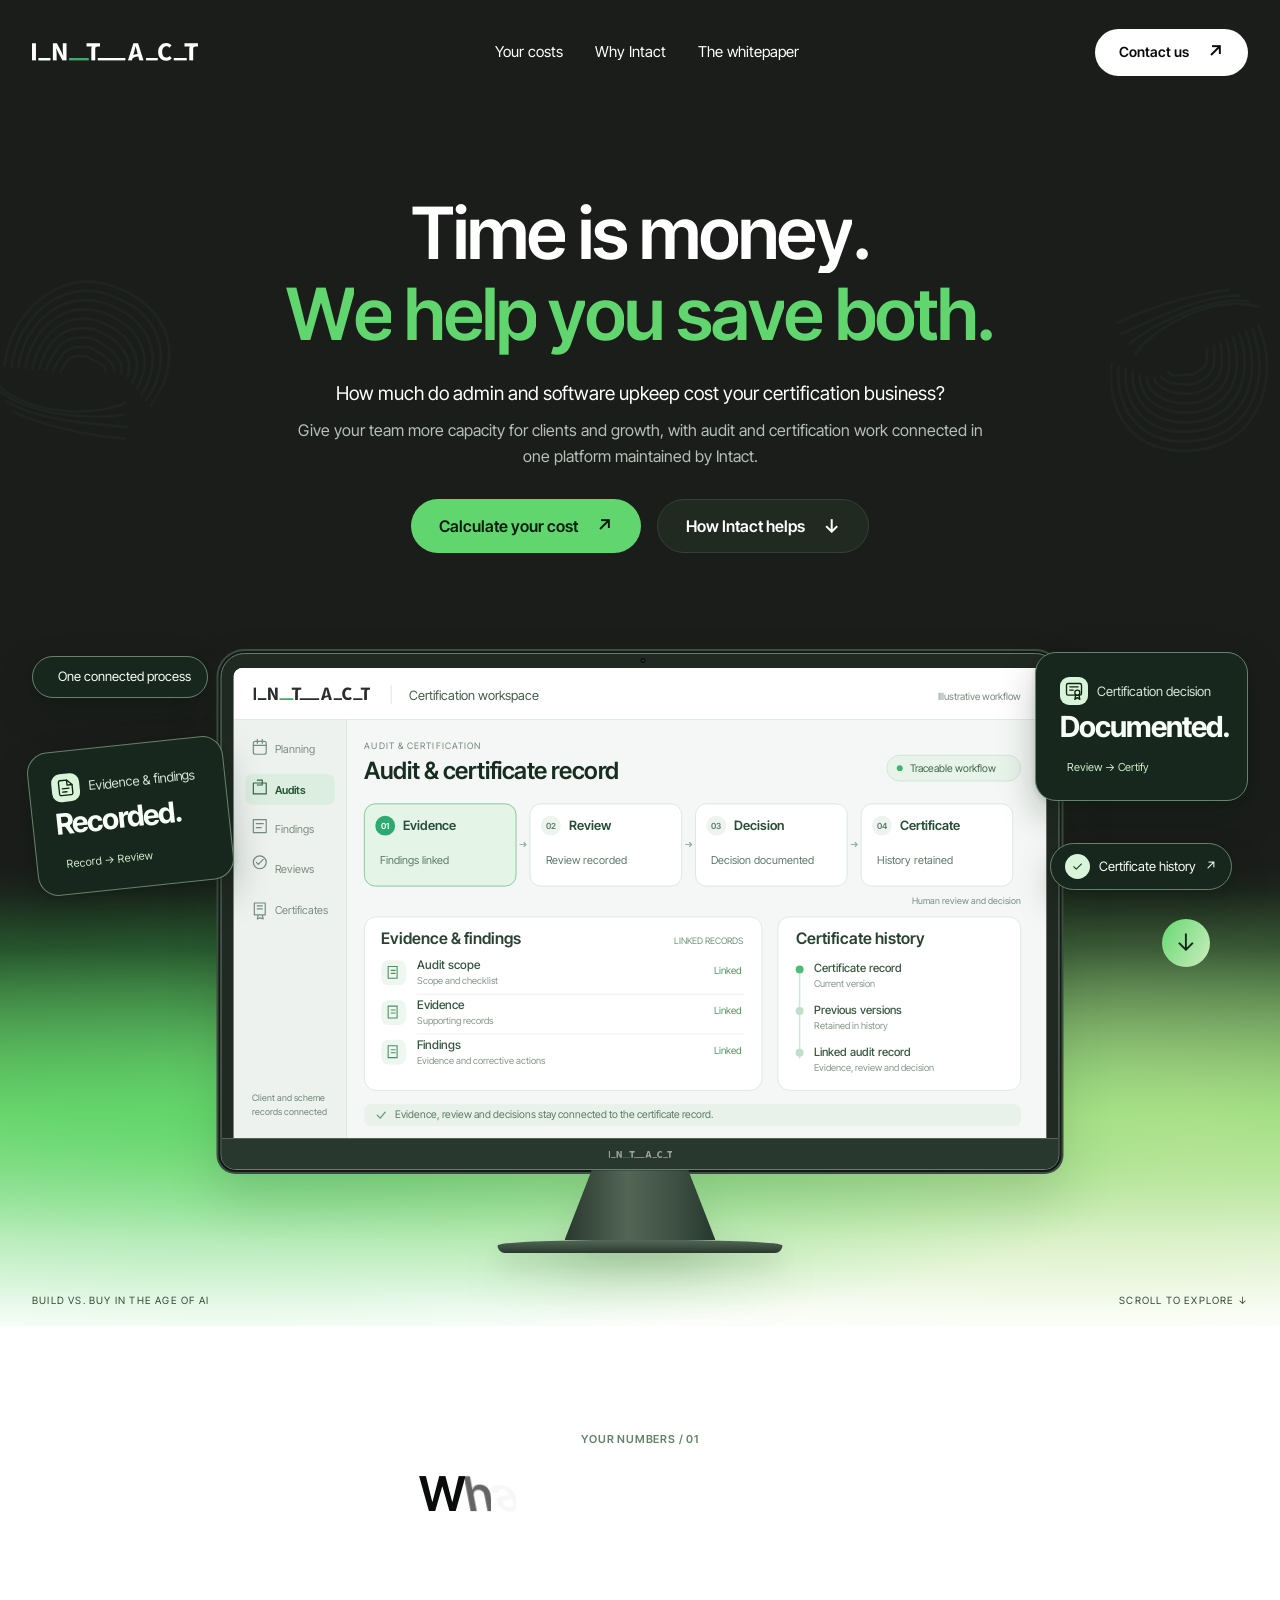
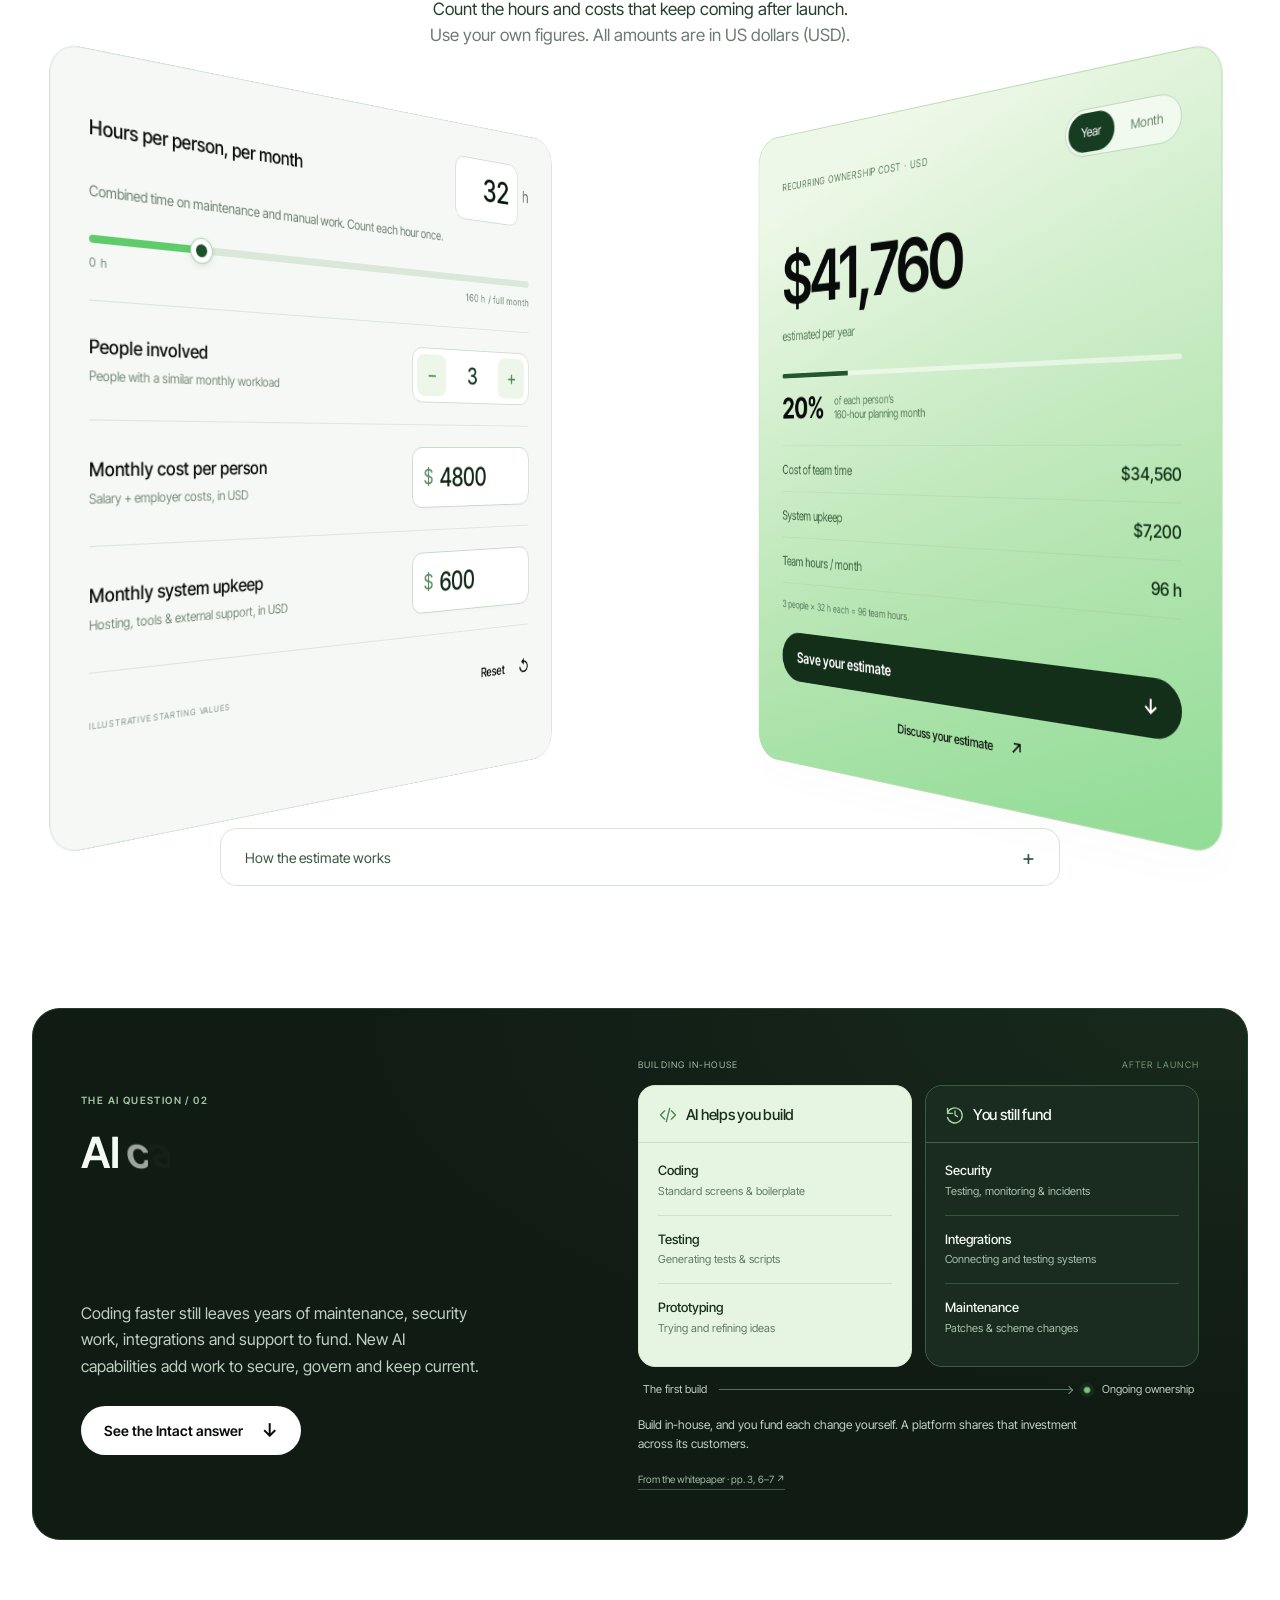
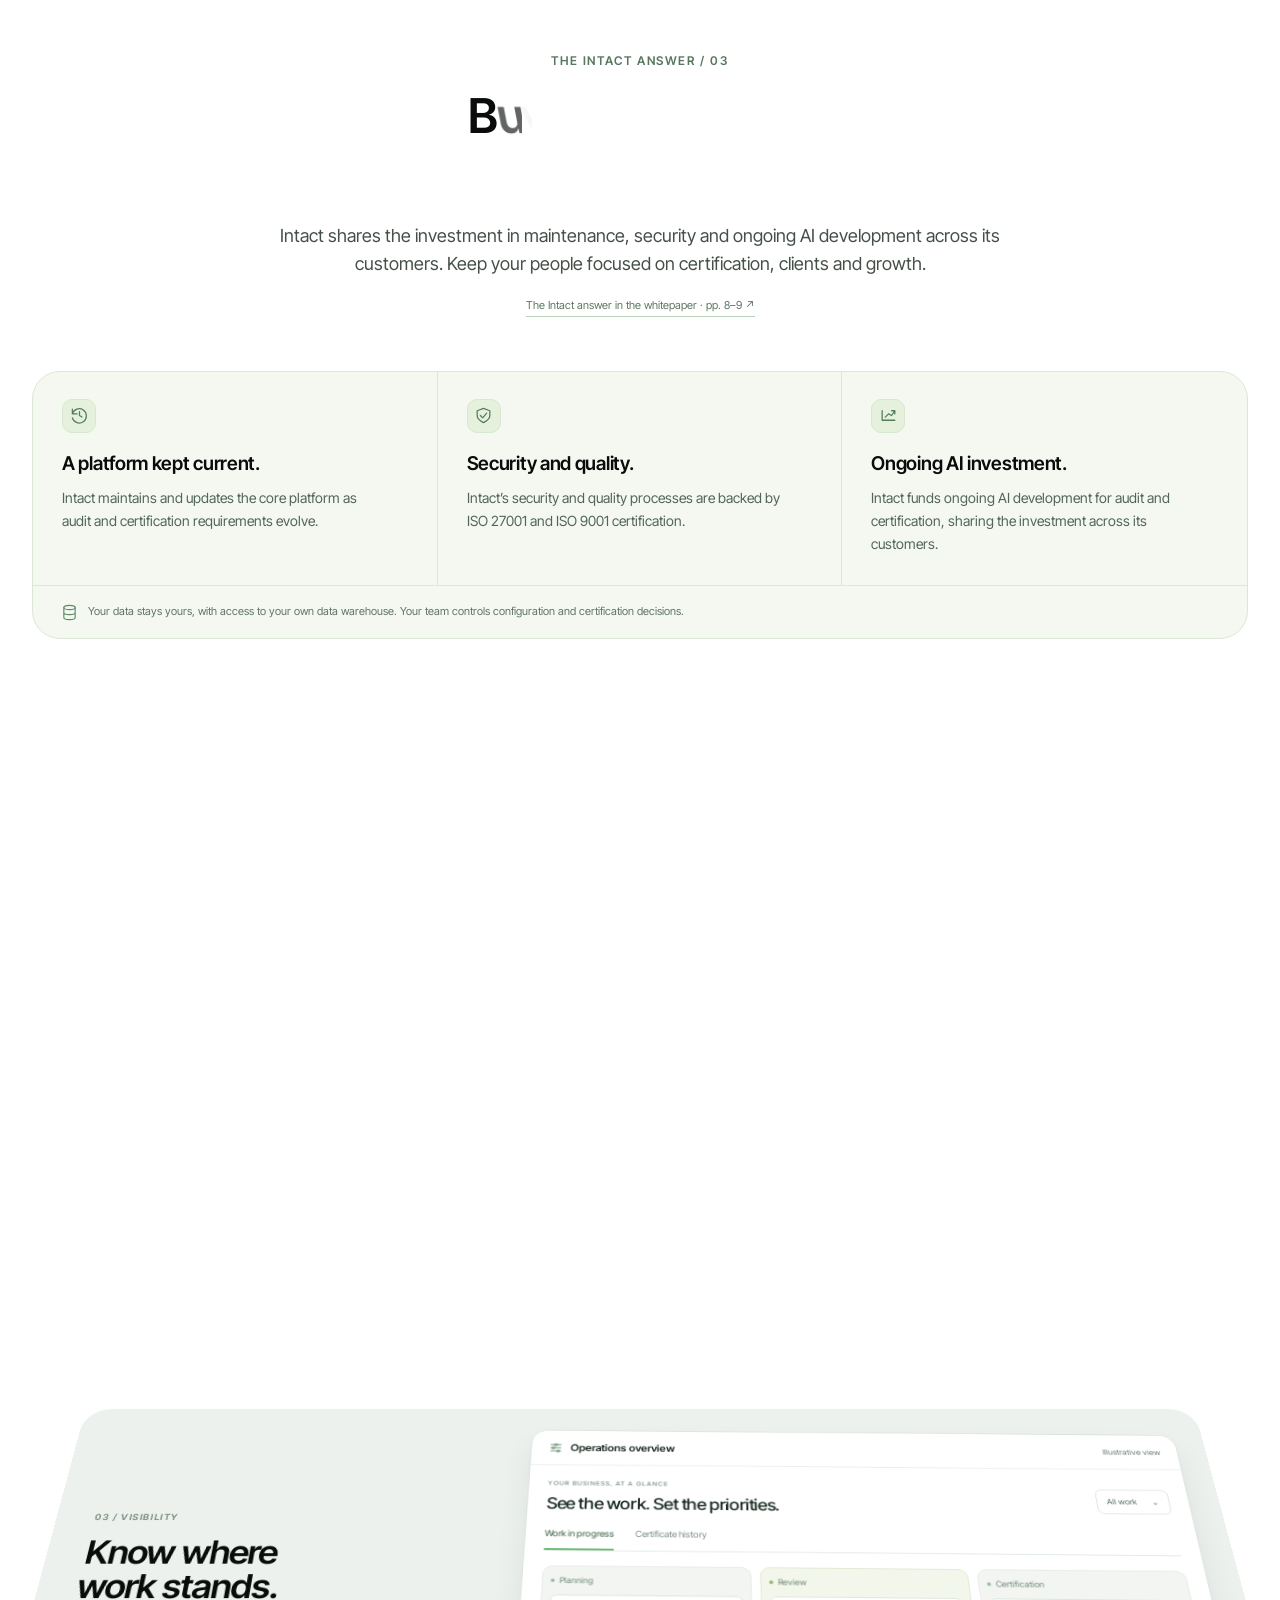
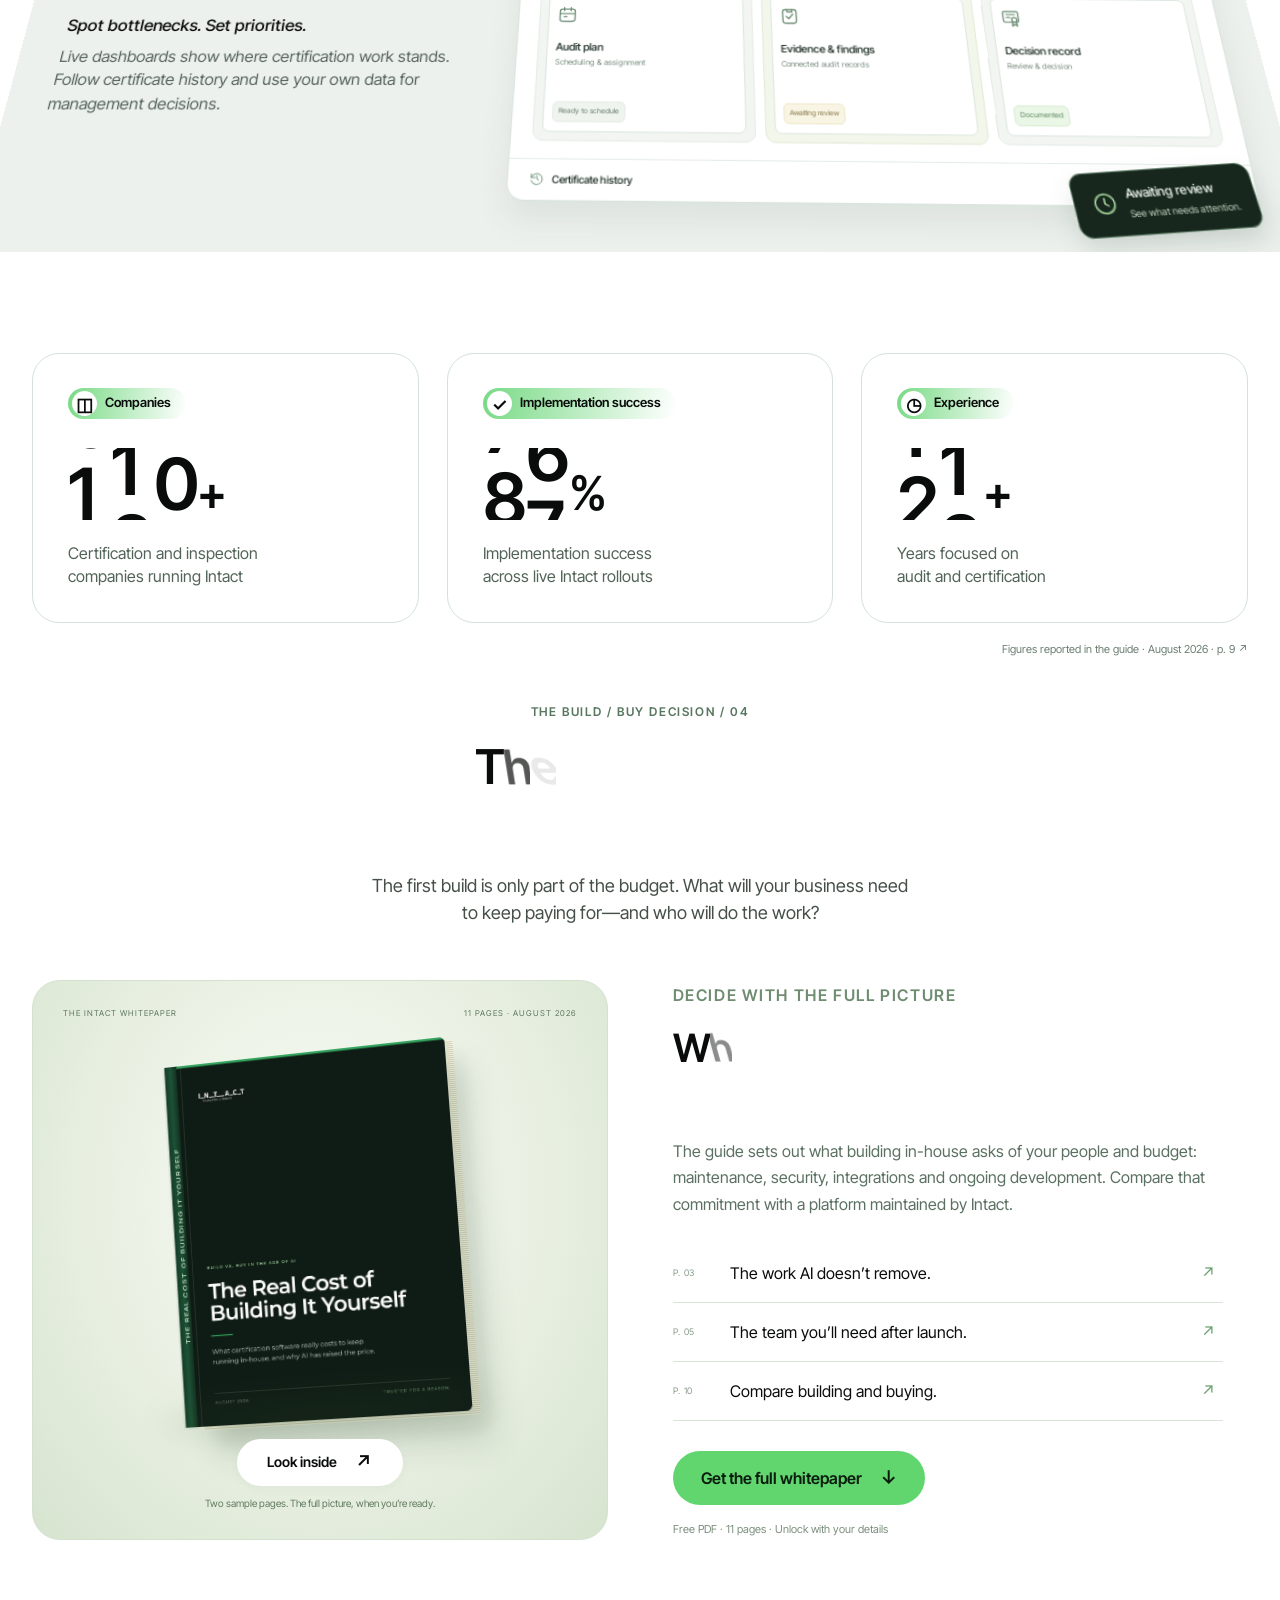
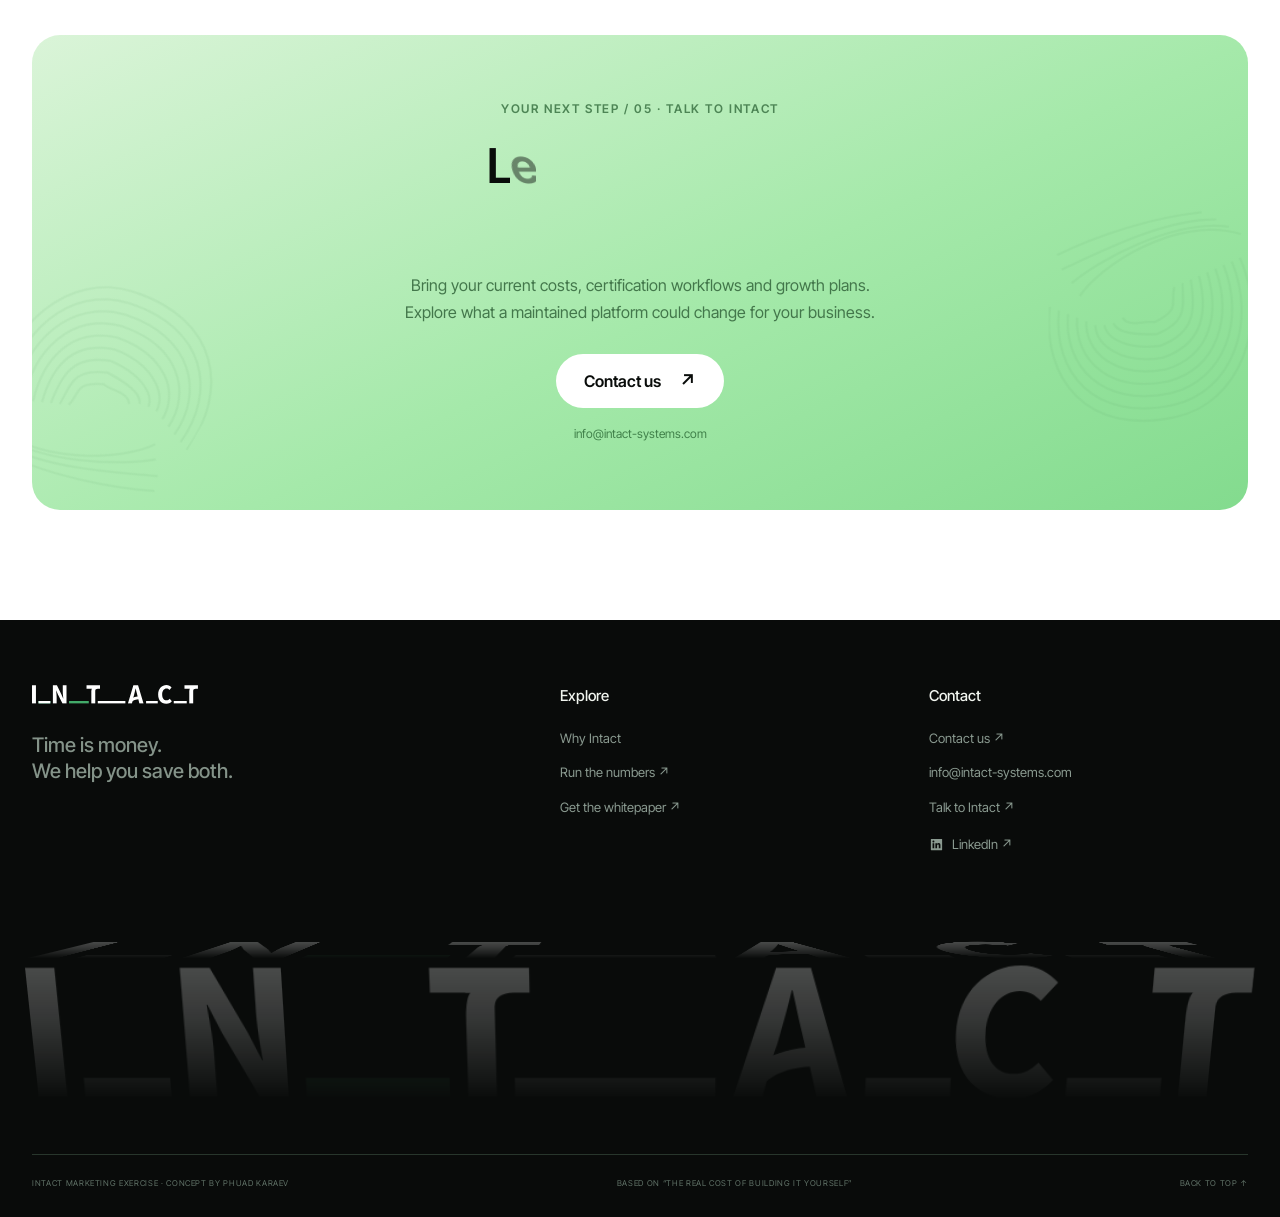
<file: index.html>
<!doctype html>
<html lang="en"><head><meta charset="utf-8"><meta name="viewport" content="width=device-width,initial-scale=1"><meta name="theme-color" content="#1b1d1b"><meta name="description" content="Explore recurring costs, business capacity and the build-versus-buy decision for your certification business. See how Intact supports growth, compliance and oversight."><title>Time is money. We help you save both. — Intact</title><link rel="icon" type="image/svg+xml" href="assets/favicon-intact-v9.svg"><link rel="icon" type="image/png" sizes="32x32" href="assets/favicon-intact-v9-32.png"><link rel="apple-touch-icon" sizes="180x180" href="assets/favicon-intact-v9-180.png"><link rel="stylesheet" href="assets/fonts.css"><link rel="stylesheet" href="style.css"><link rel="stylesheet" href="feature-visuals.css"><link rel="stylesheet" href="decision.css"><link rel="stylesheet" href="polish.css"><link rel="stylesheet" href="hero-data.css"><link rel="stylesheet" href="gm-focus.css"><link rel="stylesheet" href="guide-gate.css"><script defer src="assets/vendor/gsap.min.js"></script><script defer src="assets/vendor/ScrollTrigger.min.js"></script><script defer src="assets/vendor/SplitText.min.js"></script><script type="module" src="app.js"></script><script type="module" src="calculator.js"></script><script type="module" src="motion.js"></script><script src="site-config.js"></script><script src="guide-transport.js"></script></head>
<body class="intact-landing"><a class="skip" href="#calculator">Skip to calculator</a>
<header class="site-header"><div class="wrap header-inner"><a class="brand" href="#top" aria-label="Intact home"><img src="assets/intact-logo-white.svg" width="166" height="19" alt="Intact"></a><nav class="desktop-nav" aria-label="Main navigation"><a href="#calculator">Your costs</a><a href="#foundation">Why Intact</a><a href="#whitepaper">The whitepaper</a></nav><a class="button white small header-contact" href="contact.html"><span>Contact us</span><i aria-hidden="true">↗</i></a><button class="menu-toggle" id="menu-toggle" aria-label="Open menu" aria-expanded="false" aria-controls="mobile-menu"><span></span><span></span></button></div></header><nav id="mobile-menu" class="mobile-menu" aria-label="Mobile navigation" hidden><a href="#calculator">Your costs</a><a href="#foundation">Why Intact</a><a href="#whitepaper">The whitepaper</a><a href="contact.html">Contact us ↗</a></nav>
<main><section class="hero" id="top" aria-labelledby="hero-title"><div class="hero-copy wrap"><h1 class="hero-title" id="hero-title">Time is money.<br><span class="hero-accent">We help you save both.</span></h1><p class="hero-question">How much do admin and software upkeep cost your certification business?</p><p class="hero-description">Give your team more capacity for clients and growth, with audit and certification work connected in one platform maintained by Intact.</p><div class="actions center"><a class="button primary" href="#calculator"><span>Calculate your cost</span><i aria-hidden="true">↗</i></a><a class="button ghost" href="#foundation"><span>How Intact helps</span><i aria-hidden="true">↓</i></a></div></div><div class="contour contour-left" aria-hidden="true"></div><div class="contour contour-right" aria-hidden="true"></div><div class="hero-showcase wrap"><div class="hero-device" id="hero-device" aria-label="Illustrative desktop view linking audit evidence, human review, certification decisions and certificate history"></div><div class="hero-float float-top"><i class="dot"></i><span>One connected process</span></div><div class="hero-float float-left"><div class="float-label"><div class="float-icon" id="evidence-icon" aria-hidden="true"></div><p>Evidence & findings</p></div><strong>Recorded.</strong><small><i class="dot"></i> Record → Review</small></div><div class="hero-float float-right"><div class="float-label"><div class="float-icon" id="decision-icon" aria-hidden="true"></div><p>Certification decision</p></div><strong>Documented.</strong><small><i class="dot"></i> Review → Certify</small></div><div class="hero-float float-history"><span class="history-mark">✓</span> Certificate history <i aria-hidden="true">↗</i></div><a class="hero-orb" href="#foundation" aria-label="Explore Intact"><span>↓</span></a></div><div class="hero-floor" aria-hidden="true"></div><div class="hero-foot wrap"><span>BUILD VS. BUY IN THE AGE OF AI</span><a href="#foundation">SCROLL TO EXPLORE ↓</a></div></section>
<section class="calculator section wrap" id="calculator" aria-labelledby="calc-heading"><div class="section-heading"><div><p class="mono eyebrow">YOUR NUMBERS / 01</p><h2 id="calc-heading" class="heading-title">What is your software<br/><span class="green-text">costing you?</span></h2></div><p class="section-intro">Count the hours and costs that keep coming after launch.<br/><span class="muted">Use your own figures. All amounts are in US dollars (USD).</span></p></div><div class="calculator-grid"><form id="cost-form"><div class="hours-field"><div class="field-top"><label for="hours">Hours per person, per month</label><div class="hours-number"><input id="hours" name="hours" type="number" min="0" max="160" step="1" value="32" inputmode="numeric" aria-describedby="hours-help"><span>h</span></div></div><p id="hours-help" class="field-help">Combined time on maintenance and manual work. Count each hour once.</p><input id="hours-slider" type="range" min="0" max="160" step="1" value="32" aria-label="Hours per person per month"><div class="range-labels mono"><span>0 h</span><span>160 h / full month</span></div></div><div class="compact-field"><label for="people"><span>People involved</span><small>People with a similar monthly workload</small></label><div class="stepper"><button type="button" data-step="-1" aria-label="Remove one person">−</button><input id="people" name="people" type="number" min="1" max="100" step="1" value="3" inputmode="numeric"><button type="button" data-step="1" aria-label="Add one person">+</button></div></div><div class="compact-field"><label for="monthlySalary"><span>Monthly cost per person</span><small>Salary + employer costs, in USD</small></label><div class="currency-field"><span>$</span><input id="monthlySalary" name="monthlySalary" type="number" min="0" max="50000" step="100" value="4800" inputmode="decimal"></div></div><div class="compact-field"><label for="upkeep"><span>Monthly system upkeep</span><small>Hosting, tools & external support, in USD</small></label><div class="currency-field"><span>$</span><input id="upkeep" name="upkeep" type="number" min="0" max="100000" step="50" value="600" inputmode="decimal"></div></div><div class="calc-form-footer"><span class="mono" id="input-state">ILLUSTRATIVE STARTING VALUES</span><button type="button" class="text-button" id="reset">Reset <span>↺</span></button></div><p id="input-feedback" class="field-help" role="status"></p></form><div class="result-panel"><div class="result-header mono"><span>RECURRING OWNERSHIP COST · USD</span><div class="period-switch" role="group" aria-label="Estimate period"><button class="active" type="button" data-period="annual" aria-pressed="true">Year</button><button type="button" data-period="monthly" aria-pressed="false">Month</button></div></div><div class="result-value" aria-live="polite" aria-atomic="true"><span id="cost-output">$41,760</span><small id="period-caption">estimated per year</small></div><div class="capacity-bar"><i id="capacity-fill"></i></div><div class="capacity-copy"><strong><span id="capacity-output">20</span>%</strong><span>of each person’s<br/>160-hour planning month</span></div><div class="result-lines"><div><span>Cost of team time</span><b id="time-output">$34,560</b></div><div><span>System upkeep</span><b id="upkeep-output">$7,200</b></div><div><span>Team hours / month</span><b id="team-hours">96 h</b></div></div><p class="result-note" id="team-formula">3 people × 32 h each = 96 team hours.</p><button type="button" id="export-estimate" class="pill dark">Save your estimate <span>↓</span></button><a class="estimate-contact text-button" href="#contact">Discuss your estimate <span>↗</span></a></div></div><details class="method"><summary>How the estimate works <span>+</span></summary><div><p>Monthly cost = people × hours per person × (monthly cost per person ÷ 160) + system upkeep. Annual cost = monthly cost × 12.</p><p>160 hours is a four-week planning month at 40 hours per week. The limit applies to each person; totals cover the whole team. Use one combined hours figure and count time once.</p><p>This is an estimate from your inputs, not an Intact price, benchmark or savings promise. Initial development, migration, licensing and unquantified risks are excluded. Buying has costs too: compare both options on the same scope. Your entries stay in this browser.</p></div></details></section>
<section class="decision-section wrap" id="ai-decision" aria-labelledby="ai-heading">
<div class="ai-decision"><div class="ai-copy"><p class="eyebrow">THE AI QUESTION / 02</p><h2 class="heading-title left" id="ai-heading">AI can help you build it.<br>What happens <span class="keep-phrase">after launch?</span></h2><p>Coding faster still leaves years of maintenance, security work, integrations and support to fund. New AI capabilities add work to secure, govern and keep current.</p><a class="button white" href="#foundation"><span>See the Intact answer</span><i aria-hidden="true">↓</i></a></div>
<div class="ai-comparison"><div class="ai-comparison-label"><span>BUILDING IN-HOUSE</span><span>AFTER LAUNCH</span></div><div class="ai-comparison-grid"><div class="ai-stage build-stage"><h3 class="ai-stage-title"><svg viewBox="0 0 24 24" fill="none" stroke="currentColor" stroke-width="1.6" stroke-linecap="round" stroke-linejoin="round" aria-hidden="true"><path d="m8 7-5 5 5 5m8-10 5 5-5 5M14 4l-4 16"/></svg>AI helps you build</h3><ul><li><strong>Coding</strong><span>Standard screens & boilerplate</span></li><li><strong>Testing</strong><span>Generating tests & scripts</span></li><li><strong>Prototyping</strong><span>Trying and refining ideas</span></li></ul></div><div class="ai-stage ownership-stage"><h3 class="ai-stage-title"><svg viewBox="0 0 24 24" fill="none" stroke="currentColor" stroke-width="1.6" stroke-linecap="round" stroke-linejoin="round" aria-hidden="true"><path d="M3 10a9 9 0 1 1 0 5M3 4v6h6M12 7v5l3 2"/></svg>You still fund</h3><ul><li><strong>Security</strong><span>Testing, monitoring & incidents</span></li><li><strong>Integrations</strong><span>Connecting and testing systems</span></li><li><strong>Maintenance</strong><span>Patches & scheme changes</span></li></ul></div></div><div class="ai-stage-footer"><span>The first build</span><i aria-hidden="true"></i><span class="ai-ownership-dot" aria-hidden="true"></span><span>Ongoing ownership</span></div><p class="ai-investment-bridge">Build in-house, and you fund each change yourself. A platform shares that investment across its customers.</p><a class="ai-source"  data-guide-page="3" href="guide/?page=3">From the whitepaper · pp. 3, 6–7 ↗</a></div></div>
</section>
<section class="section features wrap" id="foundation" aria-labelledby="foundation-heading"><div class="section-intro center intact-answer-intro"><p class="eyebrow">THE INTACT ANSWER / 03</p><h2 class="heading-title" id="foundation-heading">Built so you don’t<br>have to build it.</h2><p>Intact shares the investment in maintenance, security and ongoing AI development across its customers. Keep your people focused on certification, clients and growth.</p><a class="answer-source" data-guide-page="8" href="guide/?page=8">The Intact answer in the whitepaper · pp. 8–9 ↗</a></div><div class="platform-investment" aria-label="The ongoing platform work Intact carries"><article><span class="investment-icon"><svg viewBox="0 0 24 24" fill="none" stroke="currentColor" stroke-width="1.6" stroke-linecap="round" stroke-linejoin="round" aria-hidden="true"><path d="M3 10a9 9 0 1 1 0 5M3 4v6h6M12 7v5l3 2"/></svg></span><h3>A platform kept current.</h3><p>Intact maintains and updates the core platform as audit and certification requirements evolve.</p></article><article><span class="investment-icon"><svg viewBox="0 0 24 24" fill="none" stroke="currentColor" stroke-width="1.6" stroke-linecap="round" stroke-linejoin="round" aria-hidden="true"><path d="M12 3 4 6v6c0 5 8 9 8 9s8-4 8-9V6Z"/><path d="m8 12 3 3 5-6"/></svg></span><h3>Security and quality.</h3><p>Intact’s security and quality processes are backed by ISO 27001 and ISO 9001 certification.</p></article><article><span class="investment-icon"><svg viewBox="0 0 24 24" fill="none" stroke="currentColor" stroke-width="1.6" stroke-linecap="round" stroke-linejoin="round" aria-hidden="true"><path d="M4 18V6m0 12h16M8 14l4-4 4 2 4-6M16 6h4v4"/></svg></span><h3>Ongoing AI investment.</h3><p>Intact funds ongoing AI development for audit and certification, sharing the investment across its customers.</p></article><p class="platform-responsibility"><svg viewBox="0 0 24 24" fill="none" stroke="currentColor" stroke-width="1.6" stroke-linecap="round" stroke-linejoin="round" aria-hidden="true"><ellipse cx="12" cy="5" rx="8" ry="3"/><path d="M4 5v7c0 1.7 3.6 3 8 3s8-1.3 8-3V5M4 12v7c0 1.7 3.6 3 8 3s8-1.3 8-3v-7"/></svg><span>Your data stays yours, with access to your own data warehouse. Your team controls configuration and certification decisions.</span></p></div><div class="feature-grid"><article class="feature-card feature-left" tabindex="0"><div class="card-copy"><p class="eyebrow">01 / WORKFLOWS</p><h3>More capacity for clients.</h3><h4>Less work lost to admin.</h4><p>Automate handoffs and configure templates without code. Give your team more time for certification work by reducing re-entry and manual coordination.</p></div><div class="feature-visual automation-visual" id="automation-visual"></div></article><article class="feature-card feature-right" tabindex="0"><div class="card-copy"><p class="eyebrow">02 / REQUIREMENTS</p><h3>Lower compliance risk</h3><h4>Maintain confidence as you grow.</h4><p>Standardized processes support scheme and accreditation requirements. Keep evidence, reviews and certification decisions connected and ready for scrutiny.</p></div><div class="feature-visual traceability-visual" id="traceability-visual"></div></article><article class="feature-wide"><div class="card-copy"><p class="eyebrow">03 / VISIBILITY</p><h3>Know where<br>work stands.</h3><h4>Spot bottlenecks. Set priorities.</h4><p>Live dashboards show where certification work stands. Follow certificate history and use your own data for management decisions.</p></div><div class="visibility-visual"><div id="visibility-overview"></div><div class="visibility-ticket"><svg viewBox="0 0 24 24" fill="none" stroke="currentColor" stroke-width="1.5" stroke-linecap="round" stroke-linejoin="round" aria-hidden="true"><circle cx="12" cy="12" r="9"/><path d="M12 7v5l3 2"/></svg><div><strong>Awaiting review</strong><small>See what needs attention.</small></div></div></div></article></div></section>
<section class="proof-section wrap" aria-label="Intact figures reported in the guide"><div class="proof-grid"><div class="proof-card"><span class="metric-label"><i>◫</i> Companies</span><strong class="metric-number" data-counter="100" data-suffix="+">100<span>+</span></strong><p>Certification and inspection<br>companies running Intact</p></div><div class="proof-card"><span class="metric-label"><i>✓</i> Implementation success</span><strong class="metric-number" data-counter="96" data-suffix="%">96<span>%</span></strong><p>Implementation success<br>across live Intact rollouts</p></div><div class="proof-card"><span class="metric-label"><i>◷</i> Experience</span><strong class="metric-number" data-counter="20" data-suffix="+">20<span>+</span></strong><p>Years focused on<br>audit and certification</p></div></div><a class="source-note"  data-guide-page="9" href="guide/?page=9">Figures reported in the guide · August 2026 · p. 9 ↗</a></section>




<section class="whitepaper section wrap" id="whitepaper" aria-labelledby="guide-heading"><div class="section-intro center"><p class="eyebrow">THE BUILD / BUY DECISION / 04</p><h2 class="heading-title" id="guide-heading">The Real Cost of<br>Building It Yourself</h2><p>The first build is only part of the budget. What will your business need<br>to keep paying for—and who will do the work?</p></div><div class="whitepaper-grid"><div class="book-visual guide-display"><div class="guide-display-label"><span>THE INTACT WHITEPAPER</span><span>11 PAGES · AUGUST 2026</span></div><div class="book-scene"><div class="book-object editorial-book" role="img" aria-label="Intact whitepaper cover: The Real Cost of Building It Yourself"><div class="editorial-spine" aria-hidden="true"><span>THE REAL COST OF BUILDING IT YOURSELF</span></div><div class="editorial-pages" aria-hidden="true"></div><div class="editorial-cover" aria-hidden="true"><img class="original-guide-cover" src="assets/guide-pages/page-01.webp" width="1275" height="1650" alt=""></div></div><div class="book-shadow" aria-hidden="true"></div></div><a class="button white small" href="guide/" id="guide-toggle" aria-expanded="false" aria-haspopup="dialog" aria-controls="guide-reader"><span>Look inside</span><i aria-hidden="true">↗</i></a><p class="guide-display-caption">Two sample pages. The full picture, when you’re ready.</p></div><div class="whitepaper-copy"><p class="eyebrow">DECIDE WITH THE FULL PICTURE</p><h3 class="heading-title left">Who owns the work<br>after launch?</h3><p>The guide sets out what building in-house asks of your people and budget: maintenance, security, integrations and ongoing development. Compare that commitment with a platform maintained by Intact.</p><div class="guide-chapters"><a  data-guide-page="3" href="guide/?page=3"><small>P. 03</small><span>The work AI doesn’t remove.</span><i>↗</i></a><a  data-guide-page="5" href="guide/?page=5"><small>P. 05</small><span>The team you’ll need after launch.</span><i>↗</i></a><a  data-guide-page="10" href="guide/?page=10"><small>P. 10</small><span>Compare building and buying.</span><i>↗</i></a></div><a class="button primary" href="guide/#guide-access" data-guide-open="full"><span>Get the full whitepaper</span><i aria-hidden="true">↓</i></a><p class="format-note">Free PDF · 11 pages · Unlock with your details</p></div></div></section>
<section class="contact-section wrap" id="contact" aria-labelledby="contact-heading"><div class="contact-banner"><div class="contour contour-left" aria-hidden="true"></div><div class="contour contour-right" aria-hidden="true"></div><p class="eyebrow">YOUR NEXT STEP / 05 · TALK TO INTACT</p><h2 class="heading-title" id="contact-heading">Let’s talk about<br>your business.</h2><p>Bring your current costs, certification workflows and growth plans.<br>Explore what a maintained platform could change for your business.</p><div class="actions center"><a class="button white" href="contact.html"><span>Contact us</span><i aria-hidden="true">↗</i></a></div><a class="contact-email" href="mailto:info@intact-systems.com">info@intact-systems.com</a></div></section></main>
<footer class="site-footer"><div class="wrap footer-top"><div><a class="brand" href="#top" aria-label="Intact home"><img src="assets/intact-logo-white.svg" width="166" height="19" alt="Intact"></a><p>Time is money.<br>We help you save both.</p></div><div><h3>Explore</h3><a href="#foundation">Why Intact</a><a href="#calculator">Run the numbers ↗</a><a href="guide/#guide-access" data-guide-open="full">Get the whitepaper ↗</a></div><div><h3>Contact</h3><a href="contact.html">Contact us ↗</a><a href="mailto:info@intact-systems.com">info@intact-systems.com</a><a href="https://intact-systems.com/book-a-meeting/" target="_blank" rel="noopener">Talk to Intact ↗</a><a class="footer-linkedin" href="linkedin.html"><svg viewBox="0 0 24 24" fill="currentColor" aria-hidden="true"><path d="M20.4 3H3.6A.6.6 0 0 0 3 3.6v16.8a.6.6 0 0 0 .6.6h16.8a.6.6 0 0 0 .6-.6V3.6a.6.6 0 0 0-.6-.6ZM8.4 18H5.7V9.8h2.7ZM7.1 8.6a1.6 1.6 0 1 1 0-3.2 1.6 1.6 0 0 1 0 3.2ZM18.3 18h-2.7v-4.2c0-1-.2-1.8-1.2-1.8s-1.5.8-1.5 1.8V18h-2.7V9.8h2.6v1.1h.1a2.9 2.9 0 0 1 2.5-1.3c2.7 0 2.9 1.7 2.9 3.8Z"/></svg><span>LinkedIn ↗</span></a></div></div><div class="footer-sculpture wrap" aria-hidden="true"><div class="logo-cube"><div class="cube-face face-front"><img src="assets/intact-logo-white.svg" alt=""></div><div class="cube-face face-top"><img src="assets/intact-logo-white.svg" alt=""></div><div class="cube-face face-back"><img src="assets/intact-logo-white.svg" alt=""></div><div class="cube-face face-bottom"><img src="assets/intact-logo-white.svg" alt=""></div></div></div><div class="footer-meta wrap"><span>INTACT MARKETING EXERCISE · CONCEPT BY PHUAD KARAEV</span><span>BASED ON “THE REAL COST OF BUILDING IT YOURSELF”</span><a href="#top">BACK TO TOP ↑</a></div></footer><dialog id="guide-reader" class="guide-reader" aria-labelledby="guide-reader-title"><div class="reader-header"><div><p>INTACT / BUILD VS. BUY IN THE AGE OF AI</p><h2 id="guide-reader-title">The Real Cost of Building It Yourself</h2></div><button class="reader-close" id="guide-close" type="button" aria-label="Close whitepaper preview"><svg viewBox="0 0 24 24" fill="none" stroke="currentColor" stroke-width="1.7" stroke-linecap="round" aria-hidden="true"><path d="m6 6 12 12M18 6 6 18"/></svg></button></div><div class="reader-body"><div class="reader-content"><div class="guide-unlocked" id="guide-unlocked" role="status" hidden><span>✓ Full guide unlocked</span><a href="#">Download PDF ↓</a></div><div class="reader-controls"><button class="reader-nav" id="guide-prev" type="button" aria-label="Previous page" disabled>←</button><label for="guide-page">Page</label><select id="guide-page" aria-label="Choose a whitepaper page"><option value="2">02 · Are you running your software?</option><option value="3">03 · What AI changes, and what it doesn’t</option><option value="4">Continue with the full guide →</option></select><button class="reader-nav" id="guide-next" type="button" aria-label="Next page">→</button><button class="reader-zoom" id="guide-zoom" type="button" aria-pressed="false"><svg viewBox="0 0 24 24" fill="none" stroke="currentColor" stroke-width="1.6" stroke-linecap="round" aria-hidden="true"><circle cx="10" cy="10" r="6"/><path d="m15 15 5 5M7 10h6M10 7v6"/></svg><span>Zoom in</span></button></div><div class="reader-viewport"><p id="guide-reader-loading" class="reader-loading" role="status" hidden>Loading page…</p><img id="guide-page-image" class="reader-page-image" src="assets/guide-pages/page-02.webp" width="1275" height="1650" alt="Page 2 of the Intact whitepaper: Are you running your software?" loading="lazy"><div id="guide-reader-error" class="reader-error" role="status" hidden><strong>The page image couldn’t load.</strong><p>Please check your connection and try again.</p><button id="guide-retry" class="gate-back" type="button">Try again ↻</button></div><section class="guide-gate" id="guide-gate" aria-labelledby="guide-gate-heading" hidden><div class="guide-gate-summary"><p class="gate-eyebrow">BUILD VS. BUY IN THE AGE OF AI</p><div class="gate-book-mini"><img src="assets/guide-pages/page-01.webp" width="1275" height="1650" alt="Original cover of The Real Cost of Building It Yourself"></div><div class="gate-guide-details"><span>11 PAGES</span><span>FREE PDF</span><span>AUGUST 2026</span></div><p>The people, budget and ongoing work behind certification software.</p></div><div class="guide-gate-content"><p class="gate-eyebrow">THE FULL WHITEPAPER</p><h3 id="guide-gate-heading">Keep reading.<br>Get the complete picture.</h3><p>Explore maintenance, security and the team behind your software. Leave your details to read all 11 pages and download the PDF.</p><form id="guide-access-form" class="guide-access-form" action="#" method="post"><div class="gate-field"><label for="guide-name">Full name</label><input id="guide-name" name="fullName" type="text" autocomplete="name" placeholder="Your full name" minlength="2" maxlength="120" required></div><div class="gate-field"><label for="guide-email">Work email</label><input id="guide-email" name="email" type="email" autocomplete="email" placeholder="you@company.com" maxlength="254" required></div><div class="gate-field"><label for="guide-company">Company</label><input id="guide-company" name="company" type="text" autocomplete="organization" placeholder="Company name" minlength="2" maxlength="160" required></div><div class="guide-honeypot" aria-hidden="true"><label for="guide-website">Website</label><input id="guide-website" name="website" type="text" tabindex="-1" autocomplete="off"></div><p class="gate-form-error" id="guide-form-error" role="alert" hidden></p><!-- form-error --><button class="button primary" id="guide-submit" type="submit"><span>Unlock the full guide</span><i aria-hidden="true">↗</i></button><p class="gate-privacy">Your details are recorded with your guide request.<br>No marketing subscription is added. <a href="guide-privacy/" target="_blank" rel="noopener">Privacy details ↗</a></p></form><button class="gate-back" id="guide-back" type="button">← Back to the preview</button></div></section></div></div><aside class="reader-aside"><p class="gate-eyebrow">YOUR READING PREVIEW</p><img src="assets/guide-pages/page-01.webp" class="reader-cover-thumb" width="1275" height="1650" alt=""><div class="reader-preview-count"><strong>02</strong><span>sample pages<br>from an 11-page guide</span></div><h3>The first build is<br>only the beginning.</h3><p>See what software ownership asks of your people and budget.</p><button class="button primary" id="guide-rail-unlock" type="button"><span>Get the full guide</span><i aria-hidden="true">↗</i></button><span class="reader-rail-note">Free PDF · Instant access</span></aside></div><div class="reader-footer"><span id="guide-reader-status" role="status" aria-live="polite">Sample 1 of 2 · Page 2 of 11</span><button id="guide-continue" class="reader-continue" type="button">Next sample page →</button><a id="guide-reader-pdf" href="#" target="_blank" rel="noopener" hidden>Open page in PDF ↗</a></div></dialog></body></html>
</file>
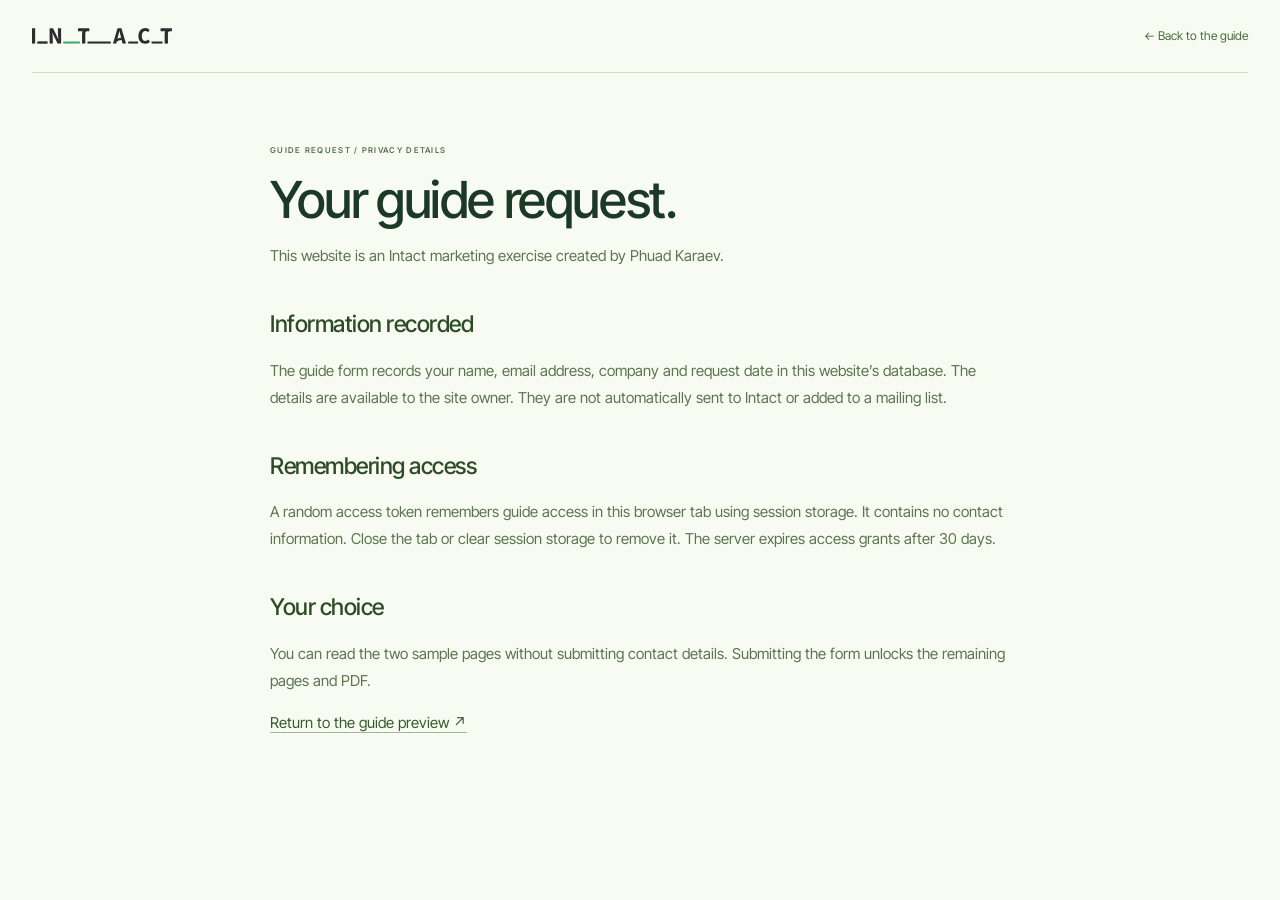
<file: guide-privacy/index.html>
<!doctype html><html lang="en"><head><base href="../"><meta charset="utf-8"><meta name="viewport" content="width=device-width,initial-scale=1"><title>Guide request privacy — Intact marketing exercise</title><link rel="icon" type="image/svg+xml" href="assets/favicon-intact-v9.svg"><link rel="icon" type="image/png" sizes="32x32" href="assets/favicon-intact-v9-32.png"><link rel="apple-touch-icon" sizes="180x180" href="assets/favicon-intact-v9-180.png"><link rel="stylesheet" href="assets/fonts.css"><link rel="stylesheet" href="style.css"><link rel="stylesheet" href="guide-gate.css"></head><body class="guide-standalone"><header class="guide-standalone-header wrap"><a href="index.html" aria-label="Intact home"><img src="assets/intact-logo.svg" width="140" height="16" alt="Intact"></a><a href="guide/">← Back to the guide</a></header><main class="wrap guide-privacy-page"><p class="gate-eyebrow">GUIDE REQUEST / PRIVACY DETAILS</p><h1>Your guide request.</h1><p>This website is an Intact marketing exercise created by Phuad Karaev.</p><h2>Information recorded</h2><p>The guide form records your name, email address, company and request date in this website’s database. The details are available to the site owner. They are not automatically sent to Intact or added to a mailing list.</p><h2>Remembering access</h2><p>A random access token remembers guide access in this browser tab using session storage. It contains no contact information. Close the tab or clear session storage to remove it. The server expires access grants after 30 days.</p><h2>Your choice</h2><p>You can read the two sample pages without submitting contact details. Submitting the form unlocks the remaining pages and PDF.</p><p><a href="guide/">Return to the guide preview ↗</a></p></main></body></html>
</file>
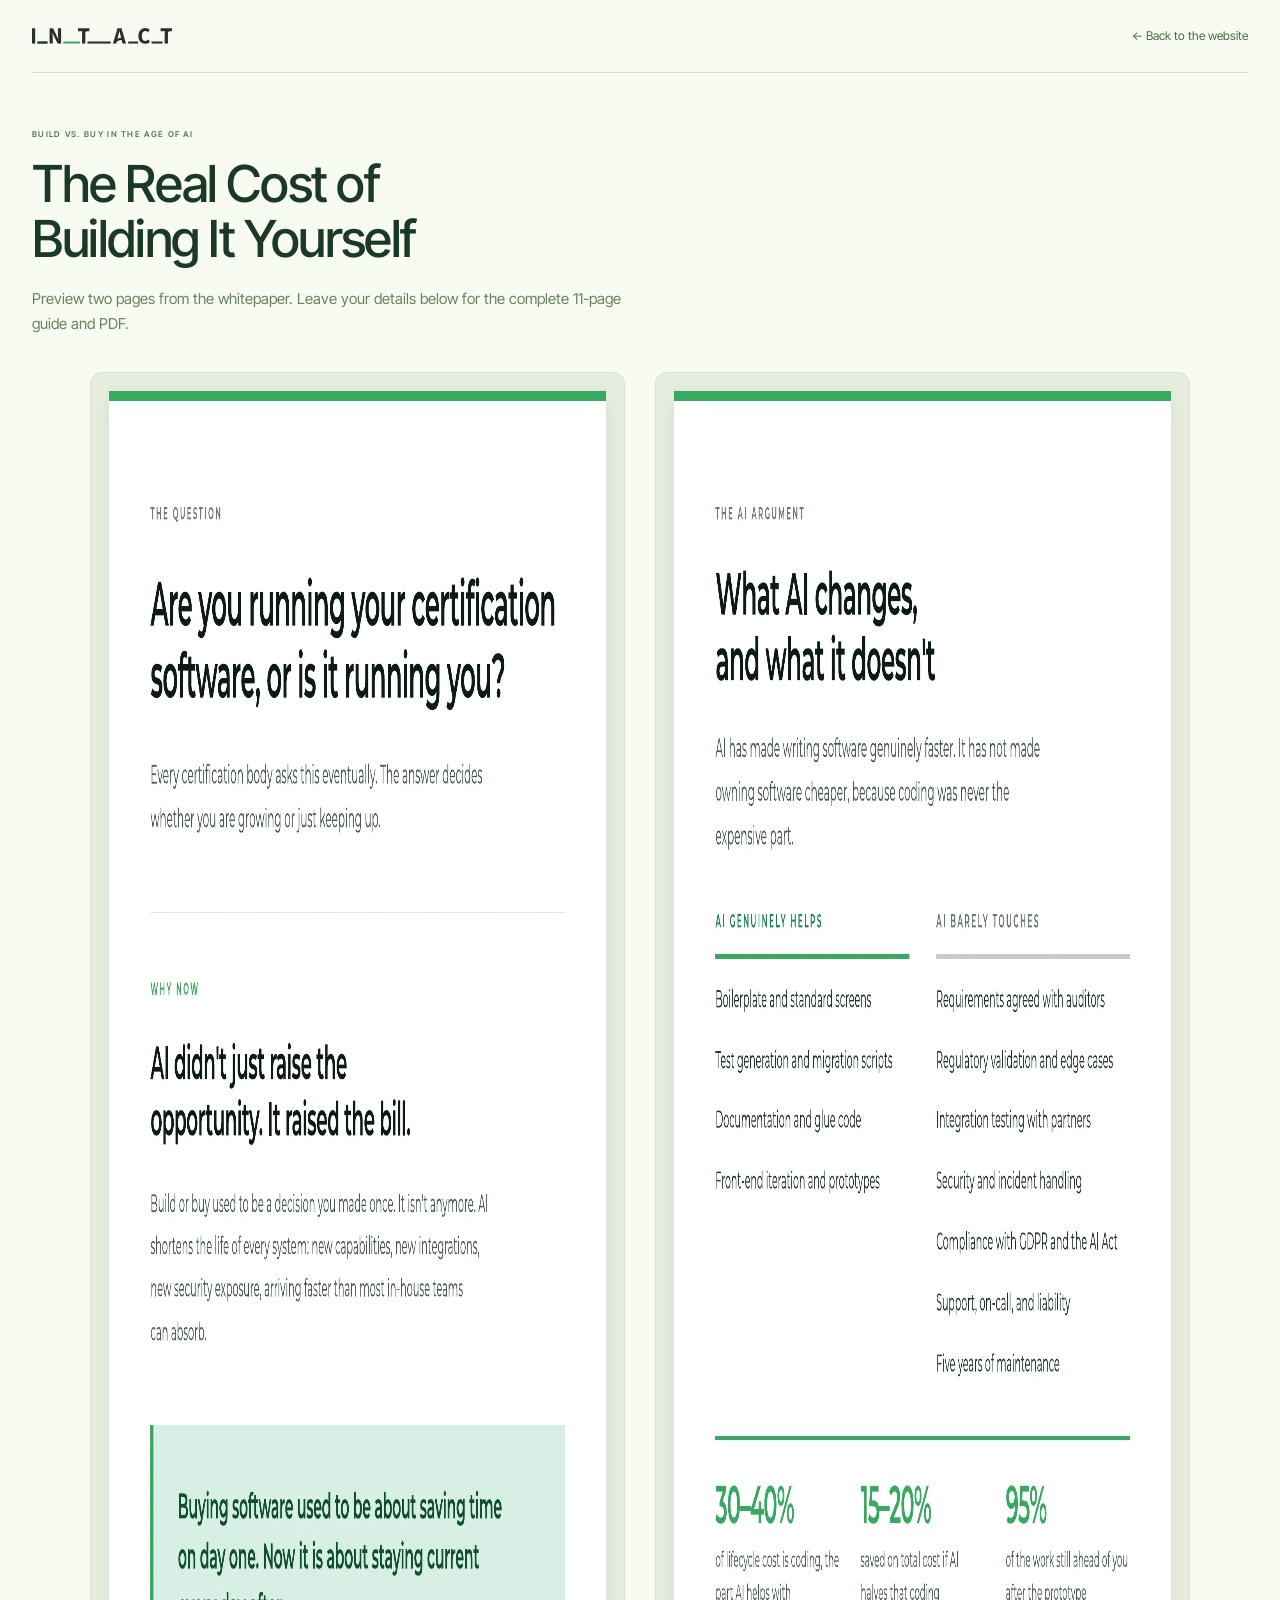
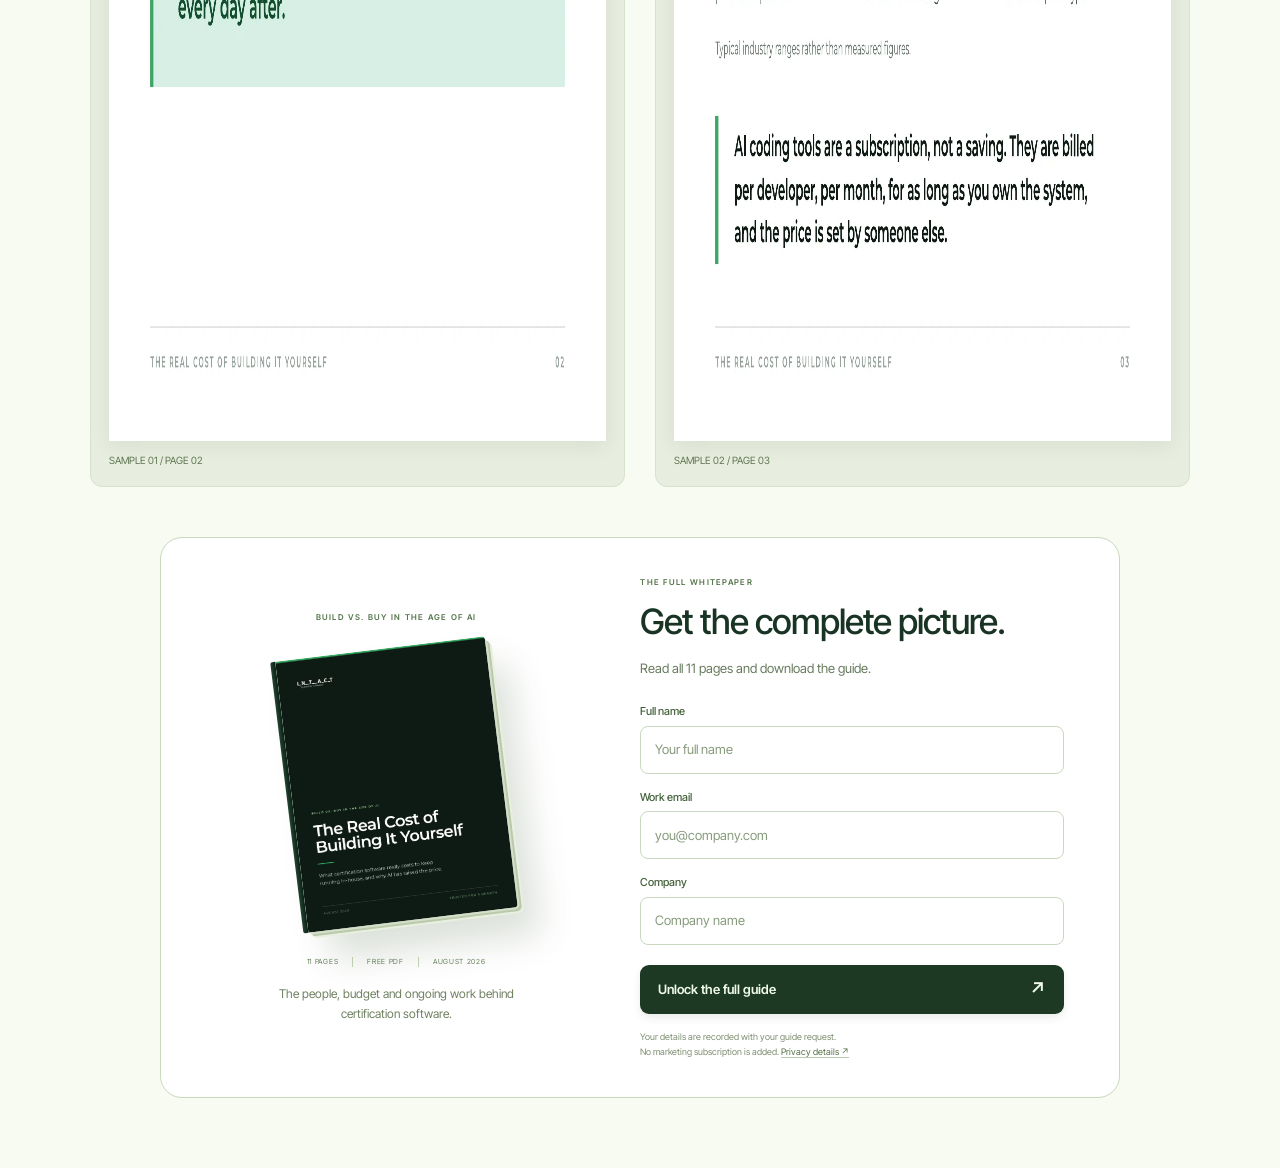
<file: guide/index.html>
<!doctype html><html lang="en"><head><base href="../"><meta charset="utf-8"><meta name="viewport" content="width=device-width,initial-scale=1"><meta name="theme-color" content="#0b1c14"><title>The Real Cost of Building It Yourself — Intact</title><link rel="icon" type="image/svg+xml" href="assets/favicon-intact-v9.svg"><link rel="icon" type="image/png" sizes="32x32" href="assets/favicon-intact-v9-32.png"><link rel="apple-touch-icon" sizes="180x180" href="assets/favicon-intact-v9-180.png"><link rel="stylesheet" href="assets/fonts.css"><link rel="stylesheet" href="style.css"><link rel="stylesheet" href="guide-gate.css"><script src="site-config.js"></script><script src="guide-transport.js"></script><script type="module" src="guide-standalone-client.js"></script></head><body class="guide-standalone"><header class="guide-standalone-header wrap"><a href="index.html" aria-label="Intact home"><img src="assets/intact-logo.svg" width="140" height="16" alt="Intact"></a><a href="index.html#whitepaper">← Back to the website</a></header><main class="wrap"><p class="gate-eyebrow">BUILD VS. BUY IN THE AGE OF AI</p><h1>The Real Cost of<br>Building It Yourself</h1><p class="guide-standalone-intro">Preview two pages from the whitepaper. Leave your details below for the complete 11-page guide and PDF.</p><div class="standalone-previews"><figure><img src="assets/guide-pages/page-02.webp" width="1275" height="1650" alt="Page 2: Are you running your certification software, or is it running you?"><figcaption>SAMPLE 01 / PAGE 02</figcaption></figure><figure><img src="assets/guide-pages/page-03.webp" width="1275" height="1650" alt="Page 3: What AI changes, and what it doesn’t" loading="lazy"><figcaption>SAMPLE 02 / PAGE 03</figcaption></figure></div><section class="standalone-gate" id="guide-access"><div class="guide-gate"><div class="guide-gate-summary"><p class="gate-eyebrow">BUILD VS. BUY IN THE AGE OF AI</p><div class="gate-book-mini"><img src="assets/guide-pages/page-01.webp" width="1275" height="1650" alt="Original cover of The Real Cost of Building It Yourself"></div><div class="gate-guide-details"><span>11 PAGES</span><span>FREE PDF</span><span>AUGUST 2026</span></div><p>The people, budget and ongoing work behind certification software.</p></div><div class="guide-gate-content"><p class="gate-eyebrow">THE FULL WHITEPAPER</p><h3>Get the complete picture.</h3><p>Read all 11 pages and download the guide.</p><form id="guide-access-form" class="guide-access-form" action="#" method="post"><div class="gate-field"><label for="guide-name">Full name</label><input id="guide-name" name="fullName" type="text" autocomplete="name" placeholder="Your full name" minlength="2" maxlength="120" required></div><div class="gate-field"><label for="guide-email">Work email</label><input id="guide-email" name="email" type="email" autocomplete="email" placeholder="you@company.com" maxlength="254" required></div><div class="gate-field"><label for="guide-company">Company</label><input id="guide-company" name="company" type="text" autocomplete="organization" placeholder="Company name" minlength="2" maxlength="160" required></div><div class="guide-honeypot" aria-hidden="true"><label for="guide-website">Website</label><input id="guide-website" name="website" type="text" tabindex="-1" autocomplete="off"></div><p class="gate-form-error" id="guide-form-error" role="alert" hidden></p><!-- form-error --><button class="button primary" id="guide-submit" type="submit"><span>Unlock the full guide</span><i aria-hidden="true">↗</i></button><p class="gate-privacy">Your details are recorded with your guide request.<br>No marketing subscription is added. <a href="guide-privacy/" target="_blank" rel="noopener">Privacy details ↗</a></p></form></div></div></section></main><noscript><style>.guide-access-form{display:none!important}</style><p class="wrap guide-standalone-intro">The two sample pages are free to read. Enable JavaScript to submit the secure guide access form.</p></noscript></body></html>
</file>
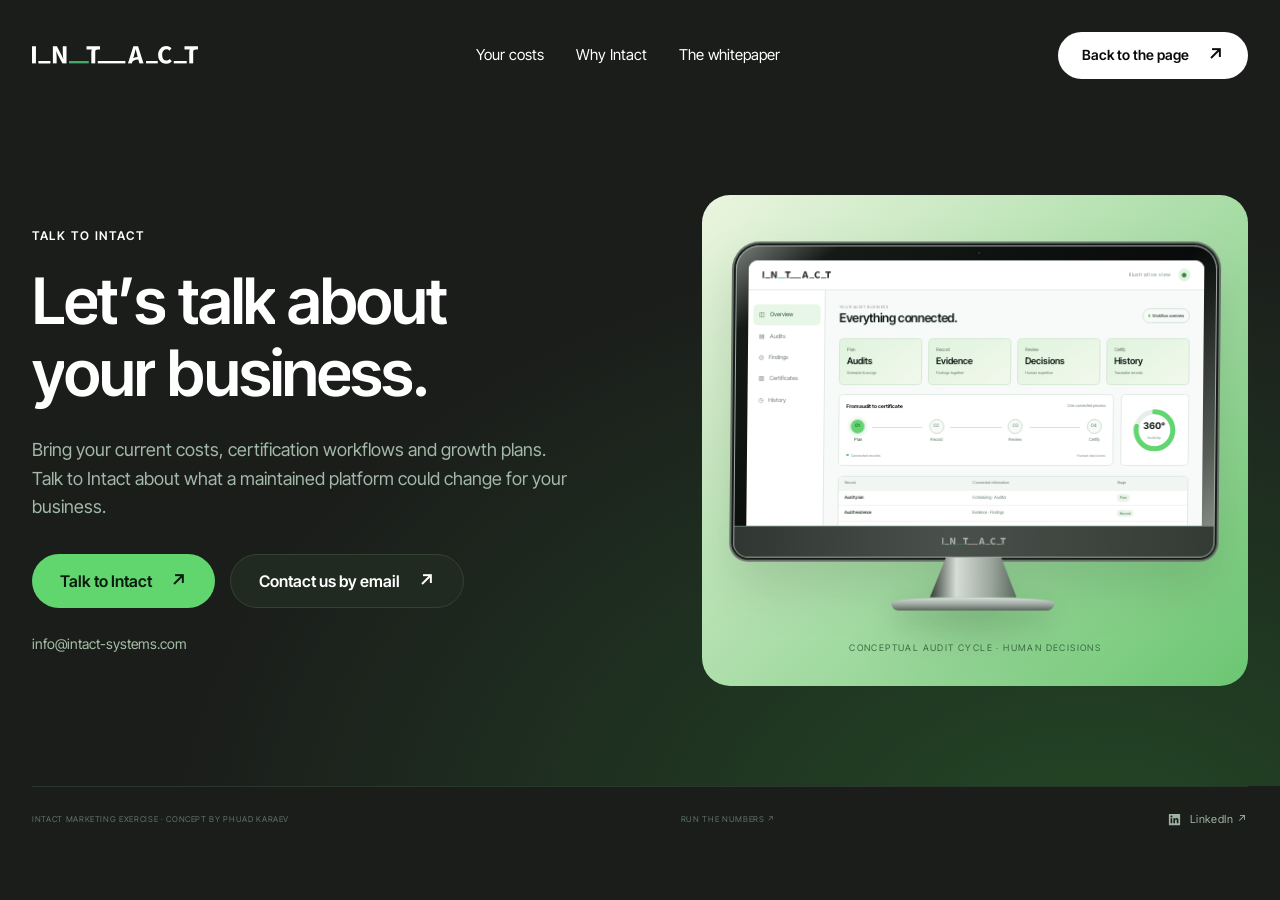
<file: contact.html>
<!doctype html><html lang="en"><head><meta charset="utf-8"><meta name="viewport" content="width=device-width,initial-scale=1"><meta name="theme-color" content="#1b1d1b"><meta name="description" content="Talk to Intact about your certification business, recurring software costs and growth plans."><title>Let’s talk about your business. — Intact</title><link rel="icon" type="image/svg+xml" href="assets/favicon-intact-v9.svg"><link rel="icon" type="image/png" sizes="32x32" href="assets/favicon-intact-v9-32.png"><link rel="apple-touch-icon" sizes="180x180" href="assets/favicon-intact-v9-180.png"><link rel="stylesheet" href="assets/fonts.css"><link rel="stylesheet" href="style.css"><link rel="stylesheet" href="polish.css"><link rel="stylesheet" href="gm-focus.css"><script defer src="assets/vendor/gsap.min.js"></script><script defer src="assets/vendor/ScrollTrigger.min.js"></script><script defer src="assets/vendor/SplitText.min.js"></script><script type="module" src="app.js"></script><script type="module" src="motion.js"></script><script src="site-config.js"></script><script src="guide-transport.js"></script></head><body class="contact-page"><header class="site-header"><div class="wrap header-inner"><a class="brand" href="index.html" aria-label="Intact home"><img src="assets/intact-logo-white.svg" width="166" height="19" alt="Intact"></a><nav class="desktop-nav" aria-label="Main navigation"><a href="index.html#calculator">Your costs</a><a href="index.html#foundation">Why Intact</a><a href="index.html#whitepaper">The whitepaper</a></nav><a class="button white small" href="index.html"><span>Back to the page</span><i aria-hidden="true">↗</i></a></div></header><main class="contact-main"><div class="wrap contact-page-layout"><div><p class="eyebrow">TALK TO INTACT</p><h1 class="heading-title left">Let’s talk about<br>your business.</h1><p class="contact-lead">Bring your current costs, certification workflows and growth plans. Talk to Intact about what a maintained platform could change for your business.</p><div class="contact-options"><a class="button primary" href="https://intact-systems.com/book-a-meeting/" target="_blank" rel="noopener"><span>Talk to Intact</span><i aria-hidden="true">↗</i></a><a class="button ghost" href="mailto:info@intact-systems.com"><span>Contact us by email</span><i aria-hidden="true">↗</i></a></div><a class="contact-direct" href="mailto:info@intact-systems.com">info@intact-systems.com</a></div><div class="contact-mini"><div id="contact-device"></div><p class="concept-note">CONCEPTUAL AUDIT CYCLE · HUMAN DECISIONS</p></div></div></main><footer><div class="wrap footer-meta"><span>INTACT MARKETING EXERCISE · CONCEPT BY PHUAD KARAEV</span><a href="index.html#calculator">RUN THE NUMBERS ↗</a><a class="footer-linkedin" href="linkedin.html"><svg viewBox="0 0 24 24" fill="currentColor" aria-hidden="true"><path d="M20.4 3H3.6A.6.6 0 0 0 3 3.6v16.8a.6.6 0 0 0 .6.6h16.8a.6.6 0 0 0 .6-.6V3.6a.6.6 0 0 0-.6-.6ZM8.4 18H5.7V9.8h2.7ZM7.1 8.6a1.6 1.6 0 1 1 0-3.2 1.6 1.6 0 0 1 0 3.2ZM18.3 18h-2.7v-4.2c0-1-.2-1.8-1.2-1.8s-1.5.8-1.5 1.8V18h-2.7V9.8h2.6v1.1h.1a2.9 2.9 0 0 1 2.5-1.3c2.7 0 2.9 1.7 2.9 3.8Z"/></svg><span>LinkedIn ↗</span></a></div></footer></body></html>
</file>
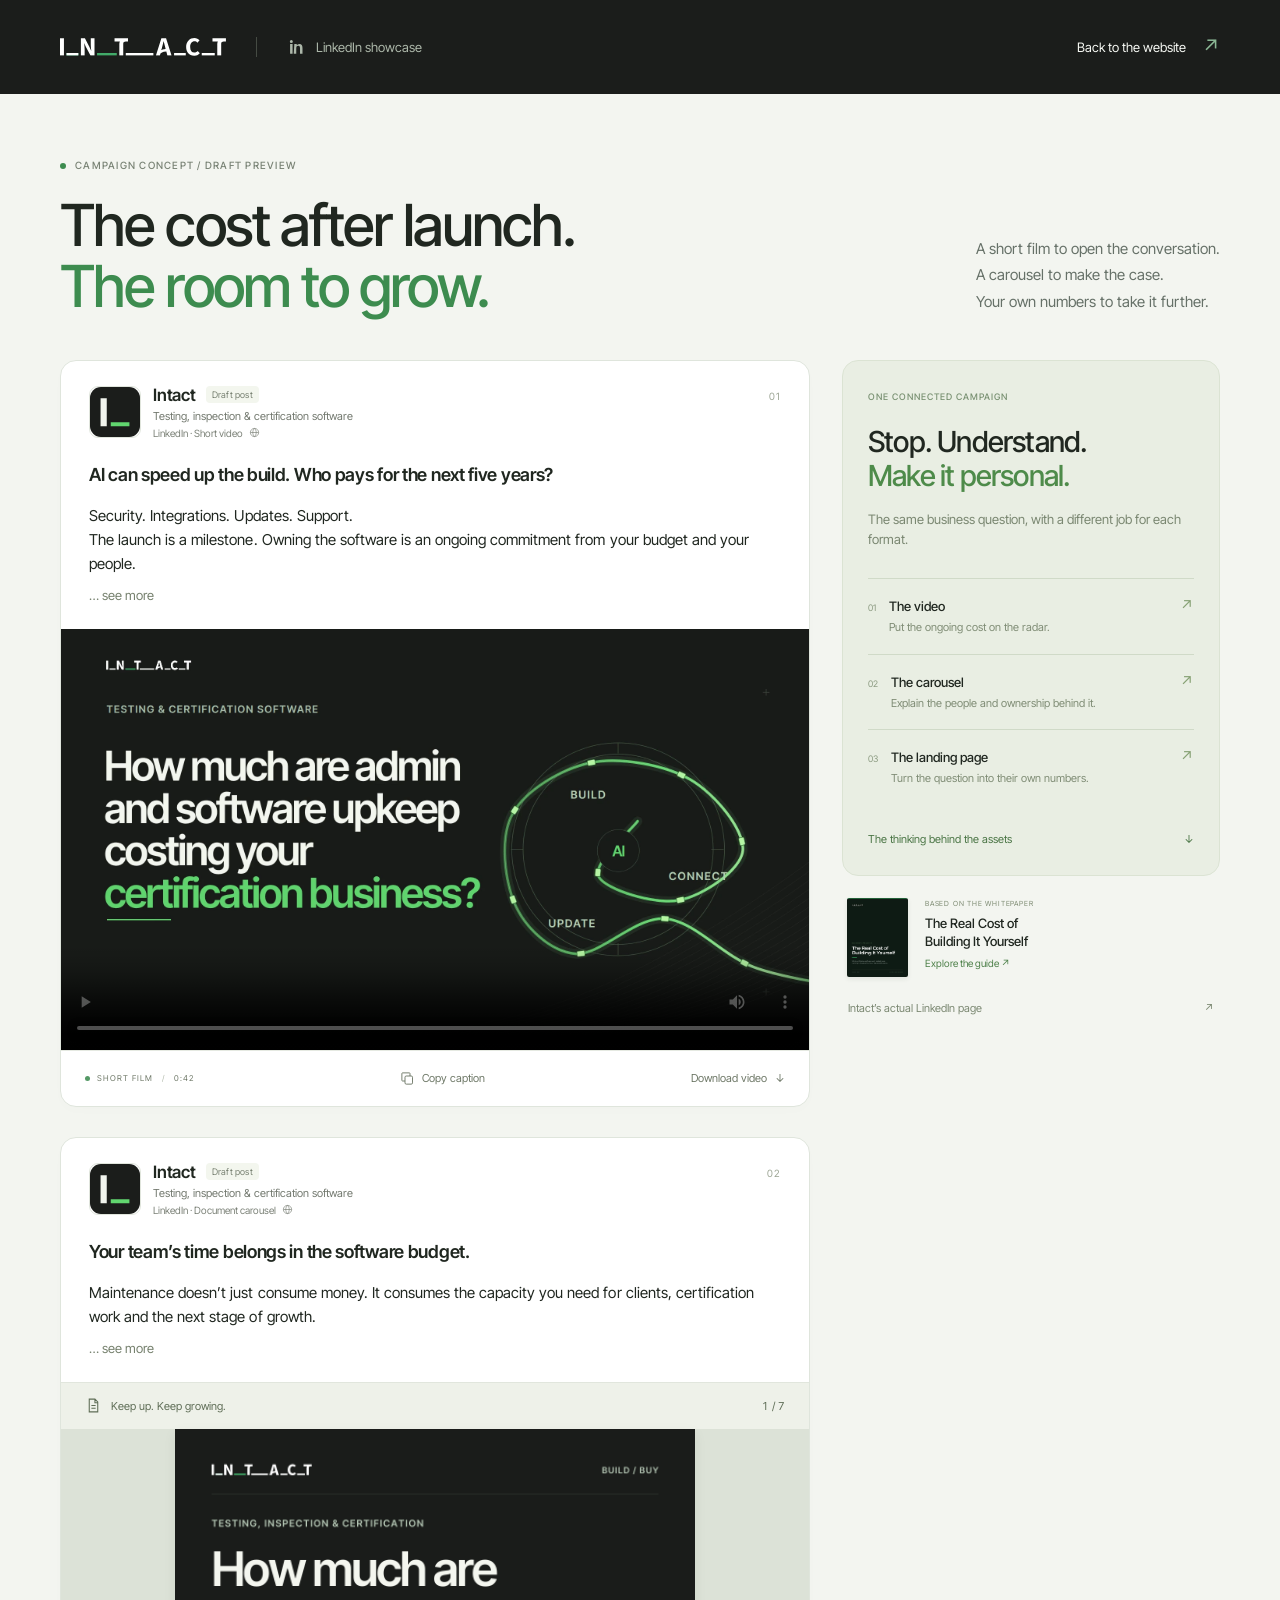
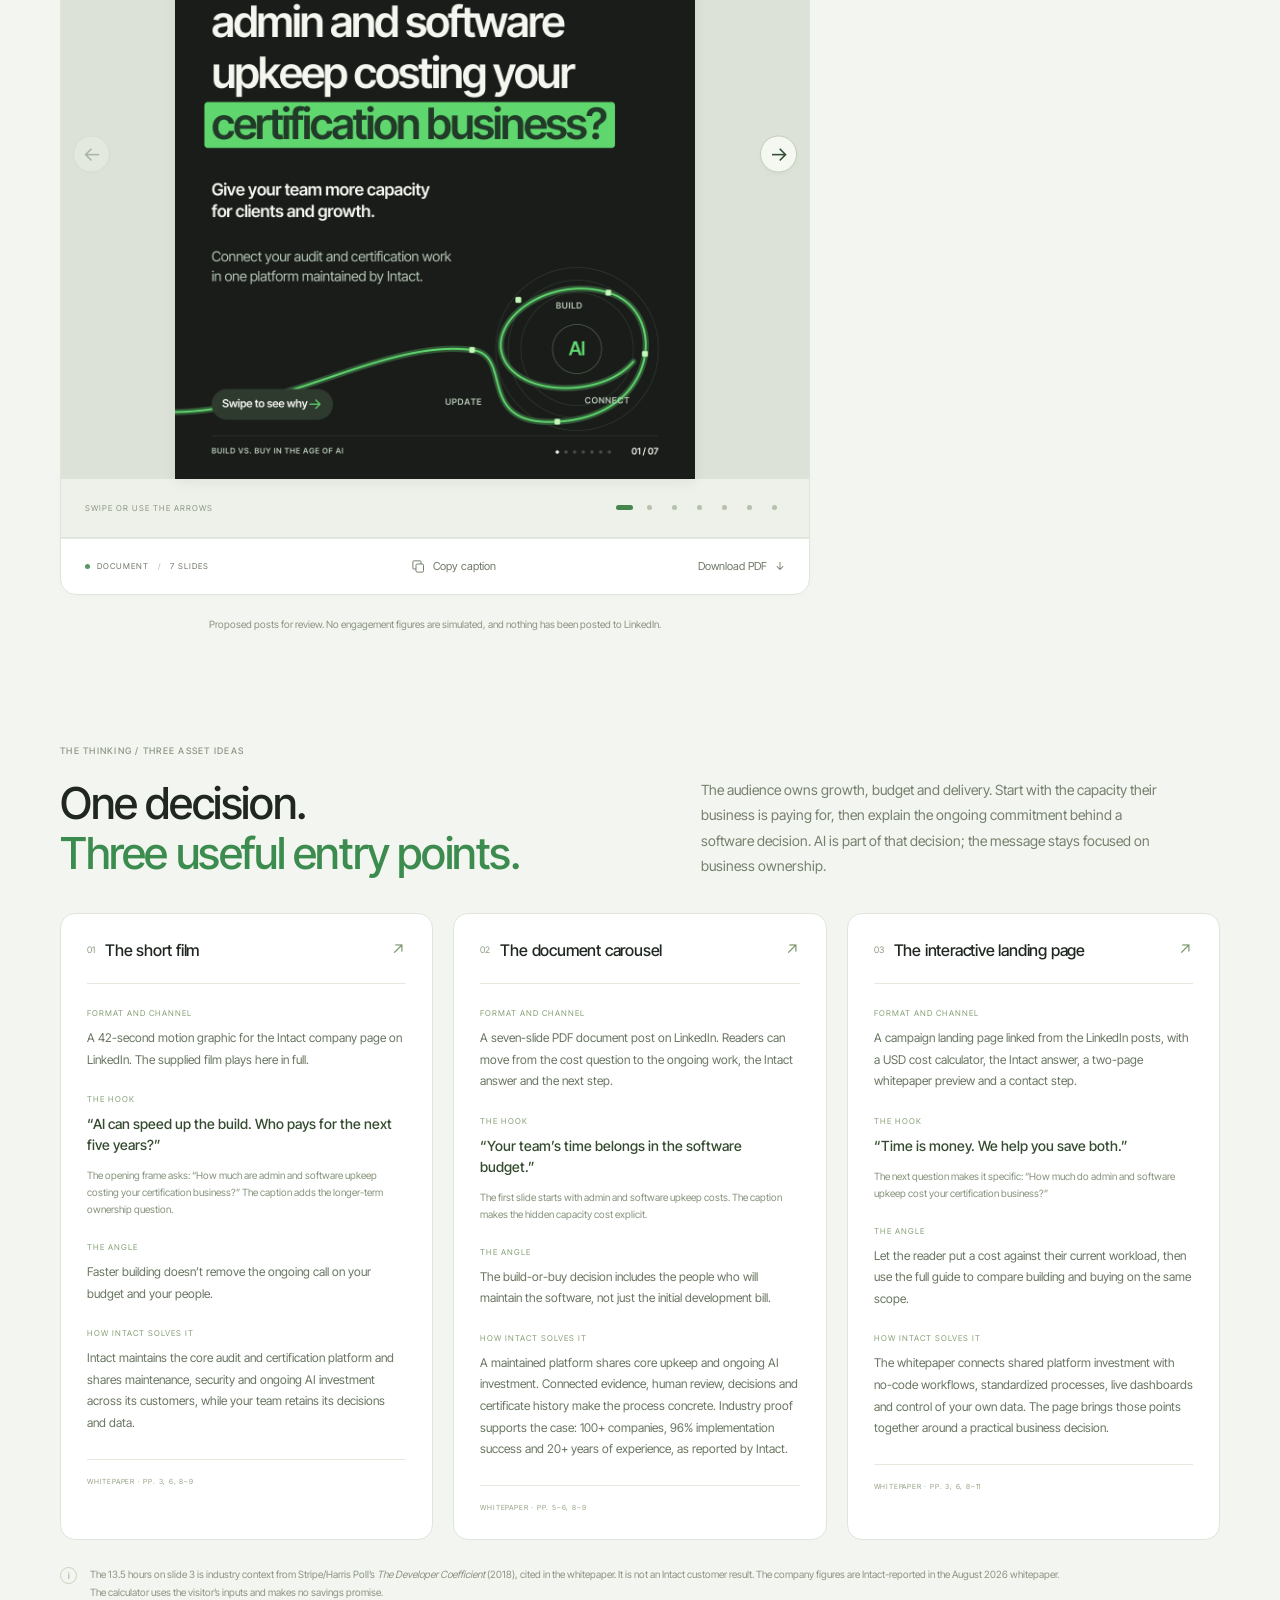
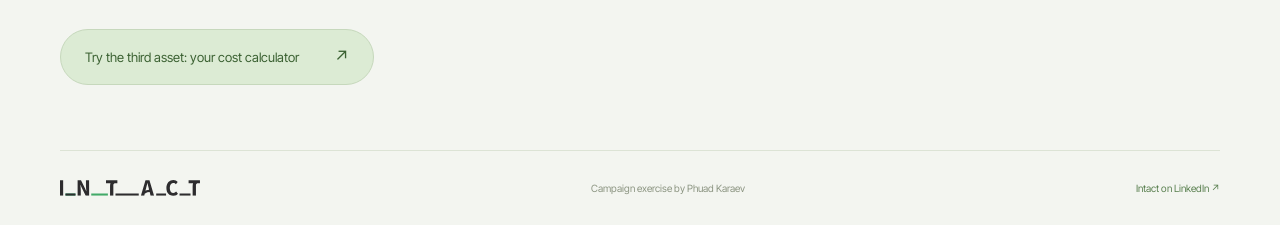
<file: linkedin.html>
<!doctype html>
<html lang="en">
<head>
  <meta charset="utf-8">
  <meta name="viewport" content="width=device-width,initial-scale=1">
  <meta name="theme-color" content="#1b1d1b">
  <meta name="description" content="Two proposed Intact LinkedIn posts: a short film and a seven-slide carousel, with captions and the thinking behind the campaign.">
  <title>LinkedIn showcase — Intact</title>
  <link rel="icon" type="image/svg+xml" href="assets/favicon-intact-v9.svg">
  <link rel="icon" type="image/png" sizes="32x32" href="assets/favicon-intact-v9-32.png">
  <link rel="apple-touch-icon" sizes="180x180" href="assets/favicon-intact-v9-180.png">
  <link rel="stylesheet" href="assets/fonts.css">
  <link rel="stylesheet" href="linkedin.css">
  <script type="module" src="linkedin.js"></script>
</head>
<body class="linkedin-showcase">
  <a class="social-skip" href="#video-post">Skip to the posts</a>
  <header class="showcase-header">
    <div class="social-wrap showcase-header-inner">
      <a href="index.html" aria-label="Intact landing page"><img src="assets/intact-logo-white.svg" width="166" height="19" alt="Intact"></a>
      <span class="showcase-label"><svg viewBox="0 0 24 24" aria-hidden="true"><path d="M5.2 3.5a1.8 1.8 0 1 1 0 3.6 1.8 1.8 0 0 1 0-3.6ZM3.7 8.5h3V20h-3Zm5.1 0h2.9V10h.1c.4-.8 1.4-1.7 3-1.7 3.2 0 3.8 2.1 3.8 4.8V20h-3v-6.1c0-1.5 0-3.4-2.1-3.4s-2.4 1.6-2.4 3.3V20h-3Z"/></svg>LinkedIn showcase</span>
      <a class="header-back" href="index.html">Back to the website <span aria-hidden="true">↗</span></a>
    </div>
  </header>
  <main>
    <section class="social-wrap showcase-intro" aria-labelledby="showcase-title">
      <div><p class="social-eyebrow"><span></span> CAMPAIGN CONCEPT / DRAFT PREVIEW</p><h1 id="showcase-title">The cost after launch.<br><span>The room to grow.</span></h1></div>
      <p>A short film to open the conversation.<br>A carousel to make the case.<br>Your own numbers to take it further.</p>
    </section>
    <div class="social-wrap campaign-grid">
      <div class="post-feed">
        <article class="social-post" id="video-post" aria-labelledby="video-post-title">
          <header class="post-header">
            <img class="social-avatar" src="assets/favicon-intact-v9.svg" width="52" height="52" alt="">
            <div><h2 id="video-post-title">Intact <span class="draft-badge">Draft post</span></h2><p>Testing, inspection & certification software</p><span class="post-channel">LinkedIn · Short video <svg viewBox="0 0 24 24" fill="none" stroke="currentColor" stroke-width="1.5" aria-label="Proposed public post"><circle cx="12" cy="12" r="9"/><path d="M3 12h18M12 3c5 5 5 13 0 18-5-5-5-13 0-18Z"/></svg></span></div>
            <span class="post-number" aria-hidden="true">01</span>
          </header>
          <div class="post-caption" id="video-caption" data-caption>
            <p class="caption-hook">AI can speed up the build. Who pays for the next five years?</p>
            <p>Security. Integrations. Updates. Support.<br>The launch is a milestone. Owning the software is an ongoing commitment from your budget and your people.</p>
            <div class="caption-more" id="video-more" hidden>
              <p>And every new AI tool brings another question: who connects it, secures it and keeps it current?</p>
              <p>Intact maintains the core audit and certification platform and shares the investment in maintenance, security and ongoing AI development across its customers.</p>
              <p>Your team can focus on certification, clients and growth. Your decisions and your data stay yours.</p>
              <p>How much capacity does upkeep take from your business today?</p>
              <p>Use your own numbers in the calculator, then explore <em>The Real Cost of Building It Yourself.</em><br><a href="index.html#calculator" data-caption-url>Calculate your cost →</a></p>
              <p class="caption-hashtags">#Certification #BusinessGrowth #BuildVsBuy</p>
            </div>
            <button class="caption-toggle" type="button" aria-expanded="false" aria-controls="video-more">… see more</button>
          </div>
          <div class="post-media film-media">
            <video controls playsinline preload="metadata" poster="assets/social/video-poster.webp" width="1920" height="1080" aria-label="Intact: admin, software upkeep and the capacity to grow">
              <source src="assets/social/intact-linkedin-film.mp4" type="video/mp4">
              <p>Your browser cannot play this video. <a href="assets/social/intact-linkedin-film.mp4">Download the film</a>.</p>
            </video>
          </div>
          <footer class="post-tools"><div><span class="format-dot"></span> SHORT FILM <span class="tool-divider">/</span> 0:42</div><button type="button" class="copy-caption" data-copy="video-caption"><svg viewBox="0 0 24 24" fill="none" stroke="currentColor" stroke-width="1.5" aria-hidden="true"><rect x="8" y="8" width="12" height="13" rx="2"/><path d="M16 8V4a1 1 0 0 0-1-1H4a1 1 0 0 0-1 1v11a1 1 0 0 0 1 1h4"/></svg><span>Copy caption</span></button><a href="assets/social/intact-linkedin-film.mp4" download>Download video <span aria-hidden="true">↓</span></a></footer>
        </article>

        <article class="social-post" id="carousel-post" aria-labelledby="carousel-post-title">
          <header class="post-header">
            <img class="social-avatar" src="assets/favicon-intact-v9.svg" width="52" height="52" alt="">
            <div><h2 id="carousel-post-title">Intact <span class="draft-badge">Draft post</span></h2><p>Testing, inspection & certification software</p><span class="post-channel">LinkedIn · Document carousel <svg viewBox="0 0 24 24" fill="none" stroke="currentColor" stroke-width="1.5" aria-label="Proposed public post"><circle cx="12" cy="12" r="9"/><path d="M3 12h18M12 3c5 5 5 13 0 18-5-5-5-13 0-18Z"/></svg></span></div>
            <span class="post-number" aria-hidden="true">02</span>
          </header>
          <div class="post-caption" id="carousel-caption" data-caption>
            <p class="caption-hook">Your team’s time belongs in the software budget.</p>
            <p>Maintenance doesn’t just consume money. It consumes the capacity you need for clients, certification work and the next stage of growth.</p>
            <div class="caption-more" id="carousel-more" hidden>
              <p>Swipe through the seven-slide breakdown:<br>→ What faster AI-assisted building changes.<br>→ The responsibility that stays with your business.<br>→ How shared platform investment changes the decision.<br>→ Where your decisions and data remain in your hands.</p>
              <p>Intact takes on core platform upkeep and shares the investment in maintenance, security and ongoing AI development across its customers. Evidence, reviews, certification decisions and certificate history stay connected in one traceable process.</p>
              <p>Before you approve the next build, count the work that comes after it.</p>
              <p>Start with your own figures in the calculator.<br><a href="index.html#calculator" data-caption-url>Calculate your cost →</a></p>
              <p><em>The Real Cost of Building It Yourself</em> is the guide behind this breakdown.</p>
              <p class="caption-hashtags">#Certification #BuildVsBuy #BusinessGrowth</p>
            </div>
            <button class="caption-toggle" type="button" aria-expanded="false" aria-controls="carousel-more">… see more</button>
          </div>
          <div class="document-carousel" role="region" aria-roledescription="carousel" aria-label="Seven-slide Intact document" tabindex="0">
            <div class="carousel-topbar"><svg viewBox="0 0 24 24" fill="none" stroke="currentColor" stroke-width="1.5" aria-hidden="true"><path d="M6 3h8l4 4v14H6Z M14 3v5h4M9 12h6M9 16h6"/></svg><span>Keep up. Keep growing.</span><span id="carousel-count" aria-live="polite">1 / 7</span></div>
            <div class="carousel-stage">
              <img id="carousel-image" src="assets/social/carousel-01.png" width="1080" height="1350" alt="Slide 1: How much are admin and software upkeep costing your certification business? Give your team more capacity for clients and growth.">
              <button class="carousel-arrow carousel-prev" id="carousel-prev" type="button" aria-label="Previous slide" disabled><span aria-hidden="true">←</span></button>
              <button class="carousel-arrow carousel-next" id="carousel-next" type="button" aria-label="Next slide"><span aria-hidden="true">→</span></button>
            </div>
            <div class="carousel-navigation"><span>SWIPE OR USE THE ARROWS</span><div class="carousel-dots" aria-label="Choose a slide"><button type="button" data-slide="0" aria-label="Slide 1" aria-current="true"></button><button type="button" data-slide="1" aria-label="Slide 2"></button><button type="button" data-slide="2" aria-label="Slide 3"></button><button type="button" data-slide="3" aria-label="Slide 4"></button><button type="button" data-slide="4" aria-label="Slide 5"></button><button type="button" data-slide="5" aria-label="Slide 6"></button><button type="button" data-slide="6" aria-label="Slide 7"></button></div></div>
          </div>
          <footer class="post-tools"><div><span class="format-dot"></span> DOCUMENT <span class="tool-divider">/</span> 7 SLIDES</div><button type="button" class="copy-caption" data-copy="carousel-caption"><svg viewBox="0 0 24 24" fill="none" stroke="currentColor" stroke-width="1.5" aria-hidden="true"><rect x="8" y="8" width="12" height="13" rx="2"/><path d="M16 8V4a1 1 0 0 0-1-1H4a1 1 0 0 0-1 1v11a1 1 0 0 0 1 1h4"/></svg><span>Copy caption</span></button><a href="assets/social/intact-keep-up-keep-growing.pdf" download>Download PDF <span aria-hidden="true">↓</span></a></footer>
        </article>
        <p class="preview-note">Proposed posts for review. No engagement figures are simulated, and nothing has been posted to LinkedIn.</p>
      </div>
      <aside class="campaign-rail" aria-label="Campaign overview">
        <div class="rail-card"><p class="social-eyebrow">ONE CONNECTED CAMPAIGN</p><h2>Stop. Understand.<br><span>Make it personal.</span></h2><p>The same business question, with a different job for each format.</p><ol class="campaign-steps"><li><a href="#video-post"><span>01</span><div><strong>The video</strong><small>Put the ongoing cost on the radar.</small></div><i aria-hidden="true">↗</i></a></li><li><a href="#carousel-post"><span>02</span><div><strong>The carousel</strong><small>Explain the people and ownership behind it.</small></div><i aria-hidden="true">↗</i></a></li><li><a href="index.html#calculator"><span>03</span><div><strong>The landing page</strong><small>Turn the question into their own numbers.</small></div><i aria-hidden="true">↗</i></a></li></ol><a class="rail-thinking" href="#thinking">The thinking behind the assets <span aria-hidden="true">↓</span></a></div>
        <div class="rail-source"><img src="assets/guide-pages/page-01.webp" width="1275" height="1650" alt="The Real Cost of Building It Yourself cover"><div><p>BASED ON THE WHITEPAPER</p><h3>The Real Cost of<br>Building It Yourself</h3><a href="index.html#whitepaper">Explore the guide <span aria-hidden="true">↗</span></a></div></div>
        <a class="company-link" href="https://www.linkedin.com/company/intact-gmbh/" target="_blank" rel="noopener">Intact’s actual LinkedIn page <span aria-hidden="true">↗</span></a>
      </aside>
    </div>
    <section class="social-wrap campaign-thinking" id="thinking" aria-labelledby="thinking-title">
      <div class="thinking-intro"><div><p class="social-eyebrow">THE THINKING / THREE ASSET IDEAS</p><h2 id="thinking-title">One decision.<br><span>Three useful entry points.</span></h2></div><p>The audience owns growth, budget and delivery. Start with the capacity their business is paying for, then explain the ongoing commitment behind a software decision. AI is part of that decision; the message stays focused on business ownership.</p></div>
      <div class="thinking-grid">
        <article class="thinking-card"><div class="thinking-card-head"><span>01</span><h3>The short film</h3><a href="#video-post" aria-label="Go to video">↗</a></div><dl><dt>FORMAT AND CHANNEL</dt><dd>A 42-second motion graphic for the Intact company page on LinkedIn. The supplied film plays here in full.</dd><dt>THE HOOK</dt><dd class="thinking-hook">“AI can speed up the build. Who pays for the next five years?”</dd><dd class="frame-hook">The opening frame asks: “How much are admin and software upkeep costing your certification business?” The caption adds the longer-term ownership question.</dd><dt>THE ANGLE</dt><dd>Faster building doesn’t remove the ongoing call on your budget and your people.</dd><dt>HOW INTACT SOLVES IT</dt><dd>Intact maintains the core audit and certification platform and shares maintenance, security and ongoing AI investment across its customers, while your team retains its decisions and data.</dd></dl><p class="thinking-source">WHITEPAPER · PP. 3, 6, 8–9</p></article>
        <article class="thinking-card"><div class="thinking-card-head"><span>02</span><h3>The document carousel</h3><a href="#carousel-post" aria-label="Go to carousel">↗</a></div><dl><dt>FORMAT AND CHANNEL</dt><dd>A seven-slide PDF document post on LinkedIn. Readers can move from the cost question to the ongoing work, the Intact answer and the next step.</dd><dt>THE HOOK</dt><dd class="thinking-hook">“Your team’s time belongs in the software budget.”</dd><dd class="frame-hook">The first slide starts with admin and software upkeep costs. The caption makes the hidden capacity cost explicit.</dd><dt>THE ANGLE</dt><dd>The build-or-buy decision includes the people who will maintain the software, not just the initial development bill.</dd><dt>HOW INTACT SOLVES IT</dt><dd>A maintained platform shares core upkeep and ongoing AI investment. Connected evidence, human review, decisions and certificate history make the process concrete. Industry proof supports the case: 100+ companies, 96% implementation success and 20+ years of experience, as reported by Intact.</dd></dl><p class="thinking-source">WHITEPAPER · PP. 5–6, 8–9</p></article>
        <article class="thinking-card"><div class="thinking-card-head"><span>03</span><h3>The interactive landing page</h3><a href="index.html#calculator" aria-label="Go to landing-page calculator">↗</a></div><dl><dt>FORMAT AND CHANNEL</dt><dd>A campaign landing page linked from the LinkedIn posts, with a USD cost calculator, the Intact answer, a two-page whitepaper preview and a contact step.</dd><dt>THE HOOK</dt><dd class="thinking-hook">“Time is money. We help you save both.”</dd><dd class="frame-hook">The next question makes it specific: “How much do admin and software upkeep cost your certification business?”</dd><dt>THE ANGLE</dt><dd>Let the reader put a cost against their current workload, then use the full guide to compare building and buying on the same scope.</dd><dt>HOW INTACT SOLVES IT</dt><dd>The whitepaper connects shared platform investment with no-code workflows, standardized processes, live dashboards and control of your own data. The page brings those points together around a practical business decision.</dd></dl><p class="thinking-source">WHITEPAPER · PP. 3, 6, 8–11</p></article>
      </div>
      <div class="campaign-proof-note"><span aria-hidden="true">i</span><p>The 13.5 hours on slide 3 is industry context from Stripe/Harris Poll’s <em>The Developer Coefficient</em> (2018), cited in the whitepaper. It is not an Intact customer result. The company figures are Intact-reported in the August 2026 whitepaper. The calculator uses the visitor’s inputs and makes no savings promise.</p></div>
      <a class="social-cta" href="index.html#calculator">Try the third asset: your cost calculator <span aria-hidden="true">↗</span></a>
    </section>
  </main>
  <footer class="showcase-footer social-wrap"><a href="index.html" aria-label="Back to the Intact landing page"><img src="assets/intact-logo.svg" width="140" height="16" alt="Intact"></a><p>Campaign exercise by Phuad Karaev</p><a href="https://www.linkedin.com/company/intact-gmbh/" target="_blank" rel="noopener">Intact on LinkedIn ↗</a></footer>
  <p id="copy-status" class="social-announcement" role="status" aria-live="polite"></p>
</body>
</html>
</file>
<file: assets/fonts.css>
@font-face {
  font-family: 'Inter Tight';
  font-style: normal;
  font-weight: 400;
  font-display: swap;
  src: url(inter-tight-0.ttf) format('truetype');
}
@font-face {
  font-family: 'Inter Tight';
  font-style: normal;
  font-weight: 500;
  font-display: swap;
  src: url(inter-tight-1.ttf) format('truetype');
}
@font-face {
  font-family: 'Inter Tight';
  font-style: normal;
  font-weight: 600;
  font-display: swap;
  src: url(inter-tight-2.ttf) format('truetype');
}
@font-face {
  font-family: 'Inter Tight';
  font-style: normal;
  font-weight: 700;
  font-display: swap;
  src: url(inter-tight-3.ttf) format('truetype');
}
</file>
<file: style.css>
@charset "UTF-8";
:root{--ink:#090c0a;--muted:#58635c;--green:#61d66f;--mint:#d8f4d9;--pale:#f0f3f1;--line:#d9e3dc;--ease:cubic-bezier(.23,1,.32,1)}
*{box-sizing:border-box}html{scroll-behavior:smooth;scroll-padding-top:28px}body{margin:0;background:#fff;color:var(--ink);font-family:'Inter Tight',Arial,sans-serif;font-size:18px;line-height:1.5;-webkit-font-smoothing:antialiased;overflow-x:clip}h1,h2,h3,h4,p{margin:0}h1,h2,h3,h4{font-weight:600}a{color:inherit;text-decoration:none}button,input{font:inherit}button{color:inherit;cursor:pointer}button,a,input,summary{-webkit-tap-highlight-color:transparent}button{border:0}i{font-style:normal}img,video{max-width:100%;display:block}a:focus-visible,button:focus-visible,input:focus-visible,summary:focus-visible,article:focus-visible{outline:3px solid #238a4a;outline-offset:5px}a:hover{color:#267a3e}::selection{background:#bdeec0;color:#101710}[hidden]{display:none!important}.wrap{width:calc(100% - 64px);max-width:1286px;margin-inline:auto}.section{padding-block:110px}.eyebrow{font-size:12px;line-height:1.5;font-weight:600;letter-spacing:1.6px}.heading-title{font-size:48px;letter-spacing:-1.44px;line-height:1.16;font-weight:600}.heading-title.left{text-align:left}.section-intro{max-width:820px;margin:0 auto 54px}.section-intro .eyebrow{color:#57775f;margin-bottom:18px}.section-intro>p:last-child{font-size:18px;color:#455048;margin-top:22px}.center{text-align:center}.actions{display:flex;gap:16px;align-items:center;flex-wrap:wrap}.actions.center{justify-content:center}.button,.pill{position:relative;display:inline-flex;min-height:54px;padding:16px 28px;gap:18px;align-items:center;justify-content:center;border-radius:100px;font-size:16px;line-height:1.15;font-weight:600;overflow:hidden;isolation:isolate;transition:box-shadow .3s,color .3s,transform .3s;white-space:nowrap}.button:before{content:'';position:absolute;z-index:-1;background:var(--ink);inset:0;border-radius:inherit;transform:scale(0);transition:transform .3s cubic-bezier(.55,.085,.68,.53)}.button:hover:before{transform:scale(1.01)}.button:hover{color:white;box-shadow:0 8px 20px #0000000b}.button i,.pill span{font-size:19px;line-height:1;transition:transform .35s var(--ease)}.button:hover i{transform:translate(3px,-2px)}.button.primary{background:var(--green);color:#0a1c0d}.button.white{background:white;color:var(--ink)}.button.ghost{background:#202a21;color:white;border:1px solid #344134}.button.ghost:before{background:var(--green)}.button.ghost:hover{color:#09160a}.button.primary:hover,.button.white:hover{color:white}.button.small{min-height:47px;padding:14px 24px;font-size:14px}.skip{position:fixed;z-index:100;top:-80px;left:16px;background:white;padding:12px 20px;border-radius:10px}.skip:focus{top:16px}.brand{display:block}.brand img{width:166px;height:auto}.site-header{background:#090b0a;color:white;position:relative;z-index:20}.header-inner{height:110px;display:flex;align-items:center;justify-content:space-between;gap:25px}.desktop-nav{display:flex;align-items:center;gap:32px;font-size:15px}.desktop-nav a{position:relative;padding:14px 0}.desktop-nav a:after{position:absolute;content:'';height:1px;bottom:8px;left:0;width:0;background:var(--green);transition:width .4s var(--ease)}.desktop-nav a:hover{color:white}.desktop-nav a:hover:after{width:100%}.menu-toggle{display:none;background:transparent;width:46px;height:46px;position:relative}.menu-toggle span{display:block;position:absolute;width:22px;height:1px;background:white;left:12px;top:19px;transition:transform .3s,top .3s}.menu-toggle span+span{top:27px}.menu-toggle[aria-expanded=true] span{top:23px;transform:rotate(45deg)}.menu-toggle[aria-expanded=true] span+span{transform:rotate(-45deg)}.mobile-menu{position:absolute;z-index:25;width:100%;background:#111912;color:white;padding:18px 28px 30px;border-top:1px solid #29442f}.mobile-menu a{display:block;min-height:50px;padding:10px 0}
/* The reference's centered dark hero, floating cards and mint-to-white floor. */
.hero{background:#090b0a;color:white;position:relative;overflow:hidden;isolation:isolate;padding-top:54px}.hero-copy{position:relative;z-index:4;text-align:center}.hero-title{font-size:72px;line-height:1.13;letter-spacing:-2.16px;font-weight:600;max-width:950px;margin:auto}.hero-question{font-size:19px;margin:25px auto 0;color:#fff;max-width:730px}.hero-description{font-size:16px;color:#b5c1b7;max-width:700px;margin:10px auto 0;line-height:1.6}.hero-copy .actions{margin-top:30px}.contour{position:absolute;width:250px;height:290px;background-color:#78b478;mask:url('assets/contour.svg') center/contain no-repeat;opacity:.24;pointer-events:none;z-index:0}.hero-showcase{height:650px;position:relative;z-index:2;margin-top:78px;perspective:1600px}.hero-device{position:absolute;width:69%;max-width:865px;left:50%;top:22px;transform:translateX(-50%);z-index:2;perspective:1400px}.monitor{width:100%;position:relative;filter:drop-shadow(0 26px 24px #172b1922)}.monitor-display{position:relative;background:linear-gradient(140deg,#767c77 0%,#151a16 12%,#080b09 55%,#565d57 85%,#969d97);border:1px solid #a0a7a1;padding:14px 12px 0;border-radius:24px 24px 15px 15px;box-shadow:0 0 0 2px #161d18,0 0 0 4px #69716b;overflow:hidden}.monitor-camera{position:absolute;top:4px;left:50%;width:5px;height:5px;background:#262c38;border:1px solid #050706;border-radius:50%}.monitor-screen{aspect-ratio:1.73;background:#f4f7f5;border-radius:9px 9px 0 0;overflow:hidden;container-type:inline-size}.monitor-chin{height:31px;display:grid;place-items:center;background:linear-gradient(90deg,#303632,#4a504b 45%,#333b35);margin:0 -12px;border-top:1px solid #667267}.monitor-chin img{width:64px;height:auto;opacity:.55}.monitor-neck{height:70px;width:18%;margin:auto;background:linear-gradient(90deg,#303b31,#d6ddd8 30%,#9ba69d 70%,#59675c);clip-path:polygon(18% 0,82% 0,100% 100%,0 100%)}.monitor-foot{width:34%;height:13px;background:linear-gradient(#d9dfdc,#949e97 60%,#59645c);border-radius:50% 50% 9px 9px;margin:auto;box-shadow:0 10px 25px #1d35192b}.hero-float{position:absolute;z-index:4;background:#17271d;border:1px solid #65836b;border-radius:21px;color:#f8fff8;box-shadow:0 16px 36px #06180b40,0 2px 6px #06180b24}.float-top{left:0;top:25px;border-radius:100px;display:flex;gap:9px;align-items:center;padding:10px 16px;font-size:13px}.float-left{left:0;top:113px;width:197px;padding:22px;transform:rotate(-6.082deg)}.float-icon svg{width:20px;height:20px}.float-icon{width:30px;height:30px;border-radius:9px;color:#101f10;background:var(--mint);display:grid;place-items:center;font-size:21px;margin-bottom:11px}.hero-float p{font-size:13px;color:#d6e8d8}.hero-float strong{font-size:29px;letter-spacing:-1px;display:block;margin-top:5px;line-height:1.2}.hero-float small{font-size:11px;color:#cbeac8;margin-top:14px;display:flex;gap:7px;align-items:center}.float-right{right:0;top:21px;width:213px;padding:24px}.float-history{right:16px;top:212px;border-radius:100px;padding:10px 14px;display:flex;gap:9px;align-items:center;font-size:13px}.history-mark{width:25px;height:25px;display:grid;place-items:center;color:#102914;background:var(--mint);border-radius:50%}.hero-orb{position:absolute;top:288px;right:38px;width:48px;height:48px;display:grid;place-items:center;background:linear-gradient(120deg,#66d972,#cbedbe);color:#102914;border-radius:50%;z-index:5;font-size:24px;transition:transform .4s}.hero-orb:hover{transform:translateY(4px);color:#102914}.hero-floor{position:absolute;z-index:1;bottom:0;left:0;right:0;height:460px;background:radial-gradient(ellipse at 18% 55%,#52d563b3,transparent 65%),radial-gradient(ellipse at 84% 55%,#c0e590b3,transparent 65%),linear-gradient(to bottom,#090b0a 0%,#1a3a18 18%,#80d876 54%,#e8f7e4 81%,#fff 96%)}.hero-foot{position:relative;z-index:4;color:#334936;display:flex;justify-content:space-between;padding:12px 0 18px;font-size:10px;letter-spacing:1.2px}.dashboard{height:100%;background:#f7faf8;color:#111b15;font-size:1.35cqw;line-height:1.5}.dash-top{height:6.5cqw;display:flex;align-items:center;padding:0 3cqw;gap:1.5cqw;background:#fff;border-bottom:1px solid #e5ece7}.dash-top img{width:15cqw;height:auto}.dash-example{margin-left:auto;font-size:1.1cqw;letter-spacing:.4px;color:#718779}.dash-user{width:2.7cqw;height:2.7cqw;border-radius:50%;display:grid;place-items:center;background:#e0f4df;color:#388344}.dash-layout{display:grid;grid-template-columns:17% 83%;height:calc(100% - 6.5cqw)}.dash-sidebar{padding:3cqw 1cqw;position:relative;border-right:1px solid #e1e9e3;background:#fff}.dash-sidebar>span{display:flex;align-items:center;gap:1cqw;font-size:1.25cqw;padding:1.4cqw;border-radius:1cqw;color:#6c7970}.dash-sidebar>span.side-active{color:#1e552d;background:#e8f6e8}.dash-sidebar i{font-style:normal}.side-bottom{position:absolute;bottom:3cqw;font-size:.85cqw;color:#799482;left:2.3cqw}.side-bottom b{display:block;font-size:1.2cqw;font-weight:500}.dash-content{padding:3cqw}.dash-heading{display:flex;align-items:center;justify-content:space-between;margin-bottom:2.3cqw}.dash-heading p{font-size:.8cqw;letter-spacing:.12cqw;color:#7b8a7f}.dash-heading h3{font-size:2.7cqw;font-weight:600;letter-spacing:-.075cqw}.dash-status{font-size:.9cqw;padding:.7cqw 1cqw;border-radius:10cqw;border:1px solid #d4e2d8;display:flex;gap:.5cqw;align-items:center}.dash-status i{width:.55cqw;height:.55cqw;background:#6bc67a;border-radius:50%}.dash-metrics{display:grid;grid-template-columns:repeat(4,1fr);gap:1.3cqw;margin-bottom:2cqw}.dash-metrics>div{background:linear-gradient(145deg,#e0f4df,#f1f8eb);padding:1.6cqw;border-radius:1cqw;border:1px solid #d4e8d3}.dash-metrics span{font-size:1cqw;color:#5c7361;display:block}.dash-metrics b{font-size:2cqw;font-weight:600;display:block}.dash-metrics small{font-size:.85cqw;color:#6d8271}.dash-chart-row{display:flex;gap:1.5cqw;margin-bottom:2cqw}.dash-chart{flex:1;background:#fff;border:1px solid #e2ebe4;border-radius:1cqw;padding:1.6cqw}.dash-box-title{display:flex;justify-content:space-between;gap:.5cqw;font-size:1.1cqw}.dash-box-title small{color:#7b8b80;font-size:.9cqw}.dash-process{display:flex;align-items:center;gap:.5cqw;padding-top:2cqw}.process-step{width:5cqw;display:flex;flex-direction:column;align-items:center;position:relative;transition:color .5s}.process-step i{border:1px solid #cbded0;background:#f7faf8;width:3.2cqw;height:3.2cqw;border-radius:50%;display:grid;place-items:center;color:#567961;font-size:1cqw;transition:background .5s,color .5s,box-shadow .5s}.process-step span{font-size:.95cqw;margin-top:.6cqw;color:#63806c}.process-step.is-current i{background:#62d470;color:#0d3015;box-shadow:0 0 0 .6cqw #b7e7b934}.process-step.is-current span{color:#24482c}.process-line{background:#d3e6d5;height:1px;flex:1;position:relative;top:-.9cqw}.dash-legend{font-size:.8cqw;color:#839088;margin-top:2cqw;display:flex;gap:.5cqw;align-items:center}.dash-legend i{width:.5cqw;height:.5cqw;border-radius:50%;background:#6bc879}.dash-legend span{margin-left:auto}.dash-ring{background:white;border:1px solid #e2ebe4;width:15cqw;border-radius:1cqw;position:relative;display:grid;place-items:center;padding:1.2cqw}.dash-ring svg{width:11cqw;height:11cqw}.dash-ring>div{position:absolute;text-align:center}.dash-ring b{display:block;font-size:2cqw}.dash-ring small{font-size:.75cqw;color:#6f8675}.dash-table{background:white;border:1px solid #e0e9e2;border-radius:1cqw;overflow:hidden}.dash-table>div{display:grid;grid-template-columns:38% 43% 19%;padding:.8cqw 1.4cqw;border-bottom:1px solid #f0f4f1;font-size:.95cqw;align-items:center}.dash-table>div:last-child{border:0}.dash-table .dash-table-head{background:#f2f6f3;font-size:.85cqw;color:#809084}.dash-table b{font-weight:500}.dash-table span{color:#6f8075}.dash-table em{font-style:normal;color:#497b51;background:#e9f5e9;border-radius:2cqw;font-size:.8cqw;padding:.2cqw .7cqw;width:max-content}
/* White feature panels use the same staggered, perspective-led compositions. */
.features{padding-top:100px;padding-bottom:54px}.feature-grid{display:grid;grid-template-columns:1fr 1fr;gap:28px;perspective:1600px}.feature-card{border-radius:28px;background:#eef1ef;overflow:hidden;position:relative;min-height:536px;display:flex;flex-direction:column;justify-content:space-between}.card-copy{padding:36px 38px 0;position:relative;z-index:2}.card-copy .eyebrow{font-size:10px;color:#6f8776;margin-bottom:14px}.card-copy h3{font-size:31px;letter-spacing:-.75px;line-height:1.2;margin-bottom:12px}.card-copy h4{font-size:17px;font-weight:500;margin-bottom:7px}.card-copy>p:last-child{font-size:16px;color:#55635a;max-width:465px;line-height:1.55}.paper-mark{background:#d7f4d5;width:29px;height:29px;display:grid;place-items:center;border-radius:50%;color:#3a9446}.feature-wide{grid-column:span 2;background:#edf1ee;border-radius:28px;min-height:365px;display:grid;grid-template-columns:40% 60%;position:relative;overflow:hidden;transform-style:preserve-3d}.feature-wide>.card-copy{padding:50px 40px;align-self:center}.feature-wide .card-copy h3{font-size:37px;line-height:1.06;letter-spacing:-1px}.visibility-visual{position:relative;padding:28px 40px 0 0;perspective:1300px;align-self:center}.visibility-ticket{position:absolute;top:47%;left:-30px;padding:16px 20px;display:flex;flex-wrap:wrap;align-items:center;gap:9px;font-size:13px;background:#fff;border:1px solid #d9e8dc;border-radius:15px;box-shadow:0 15px 24px #205f3415;transform:rotate(-4deg)}.visibility-ticket>span:last-child{flex-basis:100%;font-size:11px;color:#6d8672;padding-left:16px}.proof-section{padding:48px 0 0}.proof-grid{display:grid;grid-template-columns:repeat(3,1fr);gap:28px}.proof-card{padding:34px 35px;border:1px solid #d3e2d8;border-radius:27px;overflow:hidden}.metric-label{display:inline-flex;align-items:center;gap:8px;background:linear-gradient(100deg,#78da85,#fff);border-radius:40px;padding:3px 15px 3px 4px;font-size:13px;font-weight:600}.metric-label i{background:white;display:grid;place-items:center;width:25px;height:25px;border-radius:50%;font-size:18px}.metric-number{display:flex;align-items:baseline;font-size:72px;font-weight:600;line-height:1;letter-spacing:-2px;margin-top:29px;margin-bottom:22px}.metric-number>span:last-child{font-size:47px;letter-spacing:-1px}.proof-card p{font-size:16px;line-height:1.45;color:#526357}.source-note{display:block;text-align:right;font-size:11px;color:#6a7e70;margin-top:18px}.digit-mask{height:1em;overflow:hidden;display:inline-block}.digit-strip{display:flex;flex-direction:column;line-height:1}.digit-strip span{height:1em;flex-shrink:0;display:block}
.story{padding-bottom:80px}.story-layout{display:grid;grid-template-columns:1fr 1fr;gap:65px;align-items:center}.story-visual{border-radius:28px;background:#edf1ee;padding:34px 28px 26px;align-self:center;perspective:1200px}.story-window{border-radius:18px;border:1px solid #b7c6ba;background:#101710;overflow:hidden;box-shadow:0 18px 25px #3143321c;transform:rotateY(0);position:relative}.window-bar{height:31px;background:#1d271f;display:flex;align-items:center;gap:5px;padding:0 13px}.window-bar i{background:#6a7f6f;width:5px;height:5px;border-radius:50%}.window-bar span{color:#78947f;font-size:7px;letter-spacing:1.6px;margin-left:auto}.film-viewport{aspect-ratio:16/9;position:relative;background:#111711}.film-viewport video,.film-viewport img{position:absolute;inset:0;width:100%;height:100%;object-fit:contain}.film-viewport video{opacity:0;transition:opacity .22s}.story-window.film-ready video{opacity:1}.story-window.film-ready img{opacity:0}.scene-caption{display:flex;align-items:center;gap:8px;font-size:9px;letter-spacing:.9px;padding:18px 0;color:#748277}.scene-caption>span:last-child{margin-left:auto;font-size:12px;letter-spacing:0;color:#344938}.scene-controls{display:flex;align-items:center;justify-content:center;gap:5px}.scene-controls button{background:transparent;width:40px;height:40px;border-radius:50%;display:grid;place-items:center;font-size:19px}.scene-controls button:hover{background:white}.scene-controls button i{width:6px;height:6px;background:#b4c9b8;border-radius:50%;transition:background .3s,transform .3s}.scene-controls button[aria-pressed=true] i{background:#4dba5d;transform:scale(1.5)}.story-copy>.eyebrow{color:#67876f;margin-bottom:18px}.story-copy>.heading-title{margin-bottom:30px}.story-questions{margin-bottom:28px}.story-question{display:grid;grid-template-columns:25px 1fr 20px;gap:15px;border-bottom:1px solid #d6e4da;padding:17px 0;width:100%;background:transparent;text-align:left;align-items:start}.story-question>span{font-size:11px;color:#7e9284;padding-top:4px}.story-question h3{font-size:20px;letter-spacing:-.4px;line-height:1.3}.story-question p{font-size:15px;color:#5f7065;line-height:1.6;max-height:0;opacity:0;overflow:hidden;margin-top:0;transition:max-height .45s var(--ease),opacity .4s,margin .4s}.story-question.active p{max-height:150px;opacity:1;margin-top:10px}.story-question>i{color:#60a46b;transition:transform .3s}.story-question.active>i{transform:rotate(90deg)}.ownership{display:grid;grid-template-columns:1fr 1fr;gap:80px;padding-block:28px 70px;align-items:center}.ownership-copy{max-width:490px}.ownership-copy>.eyebrow{margin-bottom:18px;color:#679071}.ownership-copy h3{font-size:21px;margin-top:24px;margin-bottom:9px}.ownership-copy p:last-child{color:#5a6d60;font-size:17px;max-width:440px}.ownership-visual{position:relative;min-height:360px;background:radial-gradient(ellipse at 50% 54%,#e2f3de,transparent 63%);perspective:1200px;display:grid;place-items:center}.data-stack{width:295px;height:200px;position:relative;transform:rotateX(45deg) rotateZ(-30deg);transform-style:preserve-3d}.data-layer{position:absolute;width:100%;height:100%;border-radius:25px;background:linear-gradient(120deg,#c3eeb9,#f2ffed);border:1px solid #bad5b8;box-shadow:-12px 17px 3px #bad7b968,-22px 31px 40px #233d2421;display:flex;align-items:flex-start;justify-content:space-between;padding:28px;backface-visibility:visible;transform:translateZ(50px);z-index:3}.data-layer:nth-child(2){transform:translateZ(0px) translateY(43px);background:linear-gradient(120deg,#e0ebe0,#f6faf5);z-index:2}.data-layer:nth-child(3){transform:translateZ(-50px) translateY(86px);background:linear-gradient(120deg,#d5ded5,#ebf0e8);z-index:1}.data-layer span{font-size:10px;letter-spacing:1.6px;color:#478753}.data-layer i{font-size:34px;color:#62a969}.ownership-badge{position:absolute;right:40px;bottom:27px;display:flex;align-items:center;gap:10px;background:white;padding:13px 20px;border-radius:16px;box-shadow:0 10px 30px #32623d14;border:1px solid #e1ebe0;font-size:13px}.ownership-badge i{width:25px;height:25px;display:grid;place-items:center;background:#c9edc3;border-radius:50%;color:#397546}.workflow-section{padding-top:65px;padding-bottom:80px}.workflow-top{display:grid;grid-template-columns:1.15fr .85fr;gap:70px;align-items:end;margin-bottom:48px}.workflow-top .eyebrow{color:#698370;margin-bottom:18px}.workflow-top h2{font-size:43px;line-height:1.16}.workflow-top>p{font-size:17px;color:#5a6a5e;max-width:450px}.workflow-layout{display:grid;grid-template-columns:1fr 1fr;gap:58px}.workflow-steps{display:grid;grid-template-columns:1fr 1fr;gap:20px;perspective:1200px}.workflow-step{position:relative;min-height:180px;background:#fff;border:1px solid #d5e3d8;border-radius:25px;display:flex;flex-direction:column;text-align:left;padding:23px;transition:box-shadow .4s,background .4s,border .4s;transform-style:preserve-3d}.workflow-step.selected{background:#f3fbf1;border-color:#9bdaa0;box-shadow:0 8px 18px #31824008}.tile-icon{width:34px;height:34px;border-radius:9px;background:#edf5eb;display:grid;place-items:center;font-size:23px;color:#75a27b;margin-bottom:10px;transition:background .4s}.workflow-step.selected .tile-icon{background:#bde9b6;color:#387743}.workflow-step b{font-size:20px;font-weight:600}.workflow-step small{font-size:13px;line-height:1.4;color:#718477;margin-top:7px;max-width:190px}.tile-number{position:absolute;right:23px;top:27px;font-size:10px;color:#a0b5a6}.workflow-visual{position:relative;background:linear-gradient(155deg,#f3faf0,#b9e6b7 65%,#6cda79);border-radius:28px;overflow:hidden;display:flex;align-items:center;min-height:410px;perspective:1400px}.workflow-monitor{width:93%;flex-shrink:0;transform:translateX(7%) translateY(25px);position:relative}.workflow-monitor .monitor{filter:drop-shadow(0 22px 20px #32562b20)}.workflow-monitor .monitor-display{border-radius:18px 18px 12px 12px;padding:10px 9px 0}.workflow-monitor .monitor-neck{height:47px}.workflow-monitor .monitor-foot{height:9px}.workflow-monitor .monitor-chin{height:22px;margin-inline:-9px}.workflow-ticket{position:absolute;left:17px;right:28px;bottom:27px;display:flex;align-items:center;gap:14px;padding:17px 21px;background:#fffffff2;border:1px solid #c1debfa6;border-radius:17px;box-shadow:0 15px 25px #31543014}.workflow-ticket small{display:block;font-size:9px;letter-spacing:1.2px;color:#749379}.workflow-ticket strong{display:block;font-size:13px;font-weight:500;margin-top:3px;max-width:335px}.concept-note{font-size:9px;color:#89a18f;letter-spacing:1.4px;text-align:right;margin-top:15px}.workflow-marquee{padding-block:23px;background:#f6f8f4;border-block:1px solid #e4ece1;overflow:hidden;margin:0 0 15px}.marquee-track{width:max-content;display:flex;align-items:center;gap:60px;font-size:44px;font-weight:500;color:#adc2ae;letter-spacing:-1px;animation:marquee 40s linear infinite}.marquee-track i{color:#61b66c;font-size:38px}.marquee-track span{min-width:170px}@keyframes marquee{to{transform:translateX(-50%)}}
/* The existing calculator's values and behavior, in the reference's pricing composition. */
.calculator{padding-top:105px}.section-heading{display:flex;flex-direction:column;align-items:center;text-align:center;gap:20px;margin-bottom:50px}.section-heading .eyebrow{color:#64846a;margin-bottom:18px}.section-heading .section-intro{font-size:17px;margin:0;color:#263f2c;max-width:600px}.section-heading .muted{color:#6c7b70}.green-text{color:#428c4c}.calculator-grid{display:grid;grid-template-columns:1.05fr 1fr;gap:28px;perspective:1600px;align-items:stretch}.calculator-grid form{padding:34px 36px;border:1px solid #d6e4d8;background:#f5f8f4;border-radius:28px;transform-origin:center}.hours-field{padding-bottom:24px;border-bottom:1px solid #dce7dd}.field-top{display:flex;align-items:center;justify-content:space-between;gap:18px}.field-top label{font-size:18px;font-weight:500;max-width:230px}.hours-number{display:flex;align-items:center;gap:7px;color:#617565}.hours-number input{width:92px;font-size:33px;font-weight:500;text-align:right;border:1px solid #d0dfd2;border-radius:12px;min-height:52px;background:#fff;color:#0b1b10;padding:8px 12px}.field-help{font-size:13px;color:#6c7d70;line-height:1.5;margin-top:12px}input[type=number]{appearance:textfield;-moz-appearance:textfield}input[type=number]::-webkit-inner-spin-button,input[type=number]::-webkit-outer-spin-button{-webkit-appearance:none;margin:0}input[type=range]{width:100%;margin:29px 0 9px;appearance:none;-webkit-appearance:none;height:7px;border-radius:50px;background:linear-gradient(to right,#5fcc6c var(--fill,20%),#d9e8d9 var(--fill,20%));cursor:pointer}input[type=range]::-webkit-slider-thumb{appearance:none;-webkit-appearance:none;width:22px;height:22px;background:#1b5228;border:5px solid white;border-radius:50%;box-shadow:0 0 0 1px #b6d2b8,0 2px 6px #1a522a2b}input[type=range]::-moz-range-thumb{width:14px;height:14px;background:#1b5228;border:4px solid white;border-radius:50%}.range-labels{display:flex;justify-content:space-between;font-size:10px;color:#718576;letter-spacing:.2px}.compact-field{display:flex;align-items:center;gap:20px;justify-content:space-between;border-bottom:1px solid #dde7dc;padding:23px 0}.compact-field>label{min-width:0;max-width:230px;display:flex;flex-direction:column;gap:5px;flex:1;font-size:17px;font-weight:500}.compact-field label small{font-size:12px;font-weight:400;color:#778a7b;line-height:1.4}.currency-field{display:flex;align-items:center;width:169px;flex:none;border:1px solid #c4d9c7;border-radius:13px;background:white;min-height:62px;padding:10px 15px;box-shadow:0 3px 5px #12381203;cursor:text;transition:box-shadow .3s,border .3s}.currency-field:focus-within{border-color:#5ab368;box-shadow:0 0 0 3px #91d69330}.currency-field span{color:#5a8c62;font-size:22px;margin-right:9px}.currency-field input{width:100%;min-width:0;padding:0;border:0;background:transparent;font-size:28px;font-weight:500;color:#102b17;outline:none}.currency-field input:focus-visible{outline:none}.stepper{display:flex;align-items:center;gap:5px;width:169px;padding:6px;border:1px solid #ccdece;border-radius:13px;background:#fff}.stepper button{height:44px;width:40px;flex-shrink:0;background:#edf6e9;border-radius:9px;font-size:22px;color:#428b4d}.stepper button:hover{background:#c9eac3}.stepper input{width:56px;flex:1;min-width:0;border:0;font-size:25px;font-weight:500;text-align:center;background:none;padding:3px;color:#193c22}.calc-form-footer{display:flex;align-items:center;justify-content:space-between;gap:15px;margin-top:23px}.calc-form-footer .mono{font-size:8px;letter-spacing:.8px;color:#839288}.text-button{display:inline-flex;align-items:center;justify-content:space-between;gap:20px;padding:10px 0;background:none;font-size:14px;border:0;font-weight:500}.text-button span{font-size:18px}.result-panel{display:flex;flex-direction:column;min-width:0;padding:35px 38px;background:linear-gradient(160deg,#eef8e8 10%,#b6e5b2 65%,#90dc95);border:1px solid #bcdcb5;border-radius:28px;box-shadow:0 15px 40px #42603e05}.result-header{display:flex;align-items:center;justify-content:space-between;gap:8px;font-size:10px;letter-spacing:1px;color:#5d805f}.period-switch{display:flex;gap:3px;padding:3px;background:#ffffff9c;border:1px solid #c1dac0;border-radius:50px;letter-spacing:0}.period-switch button{min-height:36px;padding:8px 14px;background:transparent;border-radius:40px;font-size:12px;color:#658667}.period-switch button.active{background:#163c22;color:#fff;box-shadow:0 2px 3px #153a2110}.result-value{margin-top:40px;line-height:1.1}.result-value>span{font-size:calc(76px * var(--cost-scale,1));letter-spacing:-2.8px;font-weight:600;display:block;white-space:nowrap}.result-value>small{font-size:14px;line-height:1.6;color:#577f5b;margin-top:10px;display:block}.capacity-bar{height:5px;width:100%;border-radius:8px;background:#fff8;margin-top:31px;overflow:hidden}.capacity-bar i{background:#235530;height:100%;width:20%;display:block;transition:width .35s}.capacity-copy{display:flex;align-items:center;gap:15px;margin-top:15px;margin-bottom:22px}.capacity-copy strong{font-size:32px;line-height:1.2;letter-spacing:-.5px}.capacity-copy>span{font-size:12px;line-height:1.3;color:#517d54}.result-lines{border-top:1px solid #85af812e}.result-lines>div{display:flex;justify-content:space-between;gap:10px;align-items:center;padding:13px 0;border-bottom:1px solid #8fae852e;font-size:14px;color:#385f3d}.result-lines b{font-size:16px;font-weight:500;color:#123119}.result-note{font-size:11px;color:#57785b;line-height:1.5;margin:15px 0 22px}.pill{border:0}.pill.dark{background:#132f1a;color:#fff;width:100%;justify-content:space-between;padding-inline:23px;transition:background .3s}.pill.dark:hover{background:#274e31}.result-panel>.text-button{justify-content:center;margin-top:9px;font-size:13px}.method{max-width:840px;margin:29px auto 0;font-size:14px;color:#657d6d;border:1px solid #d9e5d9;border-radius:17px;padding:0 24px;background:#fff}.method summary{min-height:56px;display:flex;align-items:center;justify-content:space-between;gap:10px;cursor:pointer;color:#385a41;font-size:14px;list-style:none}.method summary::-webkit-details-marker{display:none}.method summary span{font-size:21px;line-height:1;transition:transform .3s}.method[open] summary span{transform:rotate(45deg)}.method>div{padding-bottom:25px}.method p{font-size:13px;line-height:1.6;margin-bottom:13px}.method p:last-child{margin:0}
.whitepaper{padding-top:45px;padding-bottom:95px}.whitepaper-grid{display:grid;grid-template-columns:1fr 1fr;gap:65px;align-items:center}.book-visual{background:linear-gradient(160deg,#eff8e9,#c5e6bb 65%,#a2d69c);border-radius:28px;min-height:475px;padding:24px 28px;position:relative;text-align:center;overflow:hidden}.book-edition{display:flex;justify-content:space-between;font-size:8px;letter-spacing:.8px;color:#639763;position:relative;z-index:2}.book-scene{height:350px;position:relative;perspective:1200px;display:flex;align-items:center;justify-content:center}.book-object{width:222px;height:292px;position:relative;transform-style:preserve-3d;transform:rotateX(9deg) rotateY(-23deg) rotateZ(-6deg)}.book-cover{position:absolute;inset:0;border-radius:3px 8px 8px 3px;transform:translateZ(13px);box-shadow:inset 3px 0 4px #0003,1px 4px 4px #315c2f23;transform-origin:left center;overflow:hidden;transition:transform 1.1s var(--ease);backface-visibility:visible;background:#f8f8ef}.book-cover img{width:100%;height:100%;object-fit:cover}.book-cover:after{content:'';position:absolute;inset:0;background:linear-gradient(90deg,#0000001a,transparent 9%,#fff7 9.5%,transparent 11%,transparent 94%,#ffffff25);pointer-events:none}.book-pages{position:absolute;inset:2px 0 2px 3px;transform:translateZ(0px);border-radius:2px 6px 6px 2px;background:repeating-linear-gradient(to right,#f8f8e9 0 2px,#c6cfbd 2px 3px);box-shadow:6px 5px 0 #e4e8db,10px 7px 2px #cad6c2}.book-back{position:absolute;inset:0;border-radius:2px 6px 6px 2px;background:#e4ebe1;transform:translateZ(-2px);box-shadow:20px 30px 35px #2948212d}.book-object.open .book-cover{transform:translateZ(13px) rotateY(-100deg)}.book-shadow{position:absolute;bottom:18px;left:20%;width:65%;height:26px;border-radius:50%;background:#507d3026;filter:blur(15px);transform:rotate(-5deg)}.book-visual .button{position:relative;z-index:2;min-width:148px}.whitepaper-copy{max-width:550px}.whitepaper-copy>.eyebrow{margin-bottom:18px;color:#708d71}.whitepaper-copy h3{font-size:39px;line-height:1.15;letter-spacing:-1px;margin-bottom:22px}.whitepaper-copy>p{color:#5a7060;font-size:16px;line-height:1.65}.guide-chapters{margin:27px 0 30px}.guide-chapters>a{display:grid;grid-template-columns:44px 1fr 22px;align-items:center;gap:13px;min-height:59px;border-bottom:1px solid #d7e4d6;font-size:16px}.guide-chapters>a:hover{color:#2a873c}.guide-chapters small{color:#859a88;font-size:9px;letter-spacing:.7px}.guide-chapters i{color:#659f6b;transition:transform .3s}.guide-chapters a:hover i{transform:translate(3px,-3px)}.whitepaper-copy .format-note{font-size:11px;margin-top:15px;color:#7b8e7c}.guide-preview{background:#f4f8f0;border-radius:25px;margin-top:28px;padding:34px}.preview-intro{display:grid;grid-template-columns:1fr 1fr;gap:30px;margin-bottom:28px}.preview-intro h3{font-size:21px;margin-bottom:10px}.preview-intro p{font-size:16px;color:#5b7360}.preview-spread{display:grid;grid-template-columns:1fr 1fr;gap:8px;max-width:780px;margin:auto;box-shadow:0 15px 30px #31563310}.preview-spread img{width:100%;height:auto}.guide-preview>p{font-size:12px;color:#738774;text-align:center;margin-top:23px}.contact-section{padding-bottom:110px}.contact-banner{background:linear-gradient(155deg,#daf4d8,#a5e9aa 55%,#83db8e);border-radius:28px;padding:65px 45px;text-align:center;position:relative;overflow:hidden;isolation:isolate}.contact-banner>.eyebrow{color:#4d8555;margin-bottom:20px;position:relative;z-index:2}.contact-banner>h2,.contact-banner>p,.contact-banner>.actions{position:relative;z-index:2}.contact-banner>p:not(.eyebrow){font-size:16px;color:#43774b;line-height:1.65;margin:23px auto 29px;max-width:770px}.contact-banner>.contour{color:#3b9447;background-color:#458e51;opacity:.17}.contact-banner>.contour-left{left:-55px;bottom:-15px;transform:rotate(30deg)}.contact-banner>.contour-right{right:-35px;bottom:40px;transform:rotate(180deg)}.contact-email{display:inline-block;font-size:12px;color:#40804a;position:relative;margin-top:17px}.site-footer{background:#090b0a;color:#f1f5ef;padding:65px 0 28px;overflow:hidden}.footer-top{display:grid;grid-template-columns:1.5fr 1fr 1fr;gap:50px}.footer-top>div>p{font-size:20px;font-weight:500;color:#849389;margin-top:28px;line-height:1.3}.footer-top h3{font-size:15px;font-weight:500;margin-bottom:20px}.footer-top>div>a:not(.brand){display:block;font-size:13px;line-height:1.6;margin-bottom:14px;color:#8a9a90}.footer-top a:hover{color:#91cd94}.footer-sculpture{height:240px;display:flex;align-items:center;justify-content:center;perspective:1100px;position:relative;margin-block:30px 15px}.logo-cube{position:relative;width:min(100%,1140px);height:140px;transform-style:preserve-3d;transform:rotateX(0deg);--depth:70px}.cube-face{position:absolute;inset:0;backface-visibility:hidden;display:flex;align-items:center;justify-content:center;transform-style:preserve-3d}.cube-face img{width:100%;height:auto;opacity:.26;mask-image:linear-gradient(to bottom,#000 0%,#000a 40%,transparent 100%)}.face-front{transform:translateZ(var(--depth))}.face-top{transform:rotateX(90deg) translateZ(var(--depth))}.face-back{transform:rotateX(180deg) translateZ(var(--depth))}.face-bottom{transform:rotateX(-90deg) translateZ(var(--depth))}.footer-meta{display:flex;align-items:center;justify-content:space-between;gap:20px;border-top:1px solid #28362c;padding-top:22px;font-size:8px;letter-spacing:.65px;color:#617368}.footer-meta>a{white-space:nowrap}.contact-page{background:#090b0a;min-height:100vh;color:white}.contact-page .site-header{border-bottom:1px solid #1f3025}.contact-main{position:relative;overflow:hidden;padding:85px 0 100px;background:radial-gradient(ellipse at 85% 110%,#234726,#090b0a 60%)}.contact-page-layout{display:grid;grid-template-columns:1.1fr 1fr;gap:70px;align-items:center}.contact-page h1{font-size:64px;line-height:1.13;letter-spacing:-1.92px;margin:20px 0 26px}.contact-page .contact-lead{color:#a2b8a9;font-size:18px;max-width:535px;line-height:1.6}.contact-options{display:flex;gap:15px;flex-wrap:wrap;margin-top:32px}.contact-direct{font-size:14px;margin-top:25px;color:#a7bfa8;display:block}.contact-mini{perspective:1400px;background:linear-gradient(135deg,#ebf5df,#6bc672);border-radius:28px;padding:50px 30px 32px;position:relative}.contact-mini .monitor{transform:rotateY(-8deg) rotateX(4deg)}.contact-mini .monitor-neck{height:40px}.contact-mini>.concept-note{color:#376e3f;margin-top:30px;text-align:center}.contact-page .footer-meta{padding-block:24px}.mono{font-size:11px;letter-spacing:.8px}
@media(min-width:1600px){.hero-showcase{height:650px}.hero-device{width:865px}.hero-title{font-size:80px}.float-left{left:10px}.float-right{right:10px}}
@media(max-width:1100px){.desktop-nav{gap:19px;font-size:13px}.brand img{width:150px}.hero-title{font-size:65px}.hero-showcase{height:calc(155px + 40vw)}.hero-device{width:76%}.hero-float strong{font-size:23px}.float-left{width:167px;padding:19px}.float-right{width:179px;padding:20px}.float-history{right:0;font-size:11px}.float-top{font-size:11px}.card-copy{padding:30px 28px 0}.card-copy h3{font-size:28px}.feature-card{min-height:550px}.feature-wide{grid-template-columns:44% 56%}.feature-wide>.card-copy{padding:35px 28px}.visibility-visual{padding-right:25px}.story-layout,.whitepaper-grid{gap:40px}.heading-title{font-size:43px}.proof-card{padding:28px}.metric-label{font-size:11px}.metric-number{font-size:64px}.proof-card p{font-size:14px}.ownership{gap:50px}.workflow-top{gap:30px}.workflow-top h2{font-size:37px}.workflow-layout{gap:30px}.workflow-step{padding:20px;min-height:170px}.workflow-step small{font-size:12px}.workflow-visual{min-height:365px}.workflow-ticket{bottom:18px;left:14px;right:16px;padding:15px}.calculator-grid form,.result-panel{padding:28px}.compact-field{gap:10px}.compact-field>label{font-size:16px}.currency-field,.stepper{width:151px}.currency-field input{font-size:25px}.currency-field span{font-size:20px}.result-value>span{font-size:calc(67px * var(--cost-scale,1))}.result-header{font-size:8px}.book-visual{padding:24px 20px}.book-edition{font-size:7px}.whitepaper-copy h3{font-size:34px}.contact-page h1{font-size:53px}}
@media(max-width:820px){.wrap{width:calc(100% - 40px)}.header-inner{height:84px;gap:20px}.desktop-nav{display:none}.header-contact{margin-left:auto}.menu-toggle{display:block}.section{padding-block:75px}.hero{padding-top:43px}.hero-title{font-size:54px;letter-spacing:-1.6px;max-width:700px}.hero-question{font-size:17px;max-width:610px}.hero-description{max-width:600px;font-size:15px}.hero-showcase{height:calc(150px + 41vw);margin-top:66px}.hero-device{width:79%;top:36px}.hero-floor{height:360px}.float-top{top:0}.float-left{top:145px;width:146px;padding:15px;border-radius:16px}.float-left .float-icon{display:none}.hero-float p{font-size:10px}.hero-float strong{font-size:21px}.hero-float small{font-size:9px;margin-top:9px}.float-right{top:32px;width:157px;padding:16px;border-radius:16px}.float-history{top:225px;padding:7px 10px}.hero-orb{top:285px;right:30px;width:40px;height:40px;font-size:21px}.hero-foot{font-size:8px}.monitor-display{padding:11px 9px 0;border-radius:19px 19px 10px 10px}.monitor-chin{margin-inline:-9px;height:24px}.monitor-neck{height:52px}.monitor-foot{height:10px}.hero .monitor-chin img{width:48px}.heading-title{font-size:38px;letter-spacing:-1.14px}.section-intro>p:last-child{font-size:16px}.feature-grid{gap:20px}.feature-card{min-height:505px}.card-copy{padding:26px 24px 0}.card-copy h3{font-size:25px;letter-spacing:-.6px}.card-copy h4{font-size:15px}.card-copy>p:last-child{font-size:14px}.card-copy .eyebrow{font-size:8px}.feature-wide{min-height:285px}.feature-wide>.card-copy{padding:28px 24px}.feature-wide .card-copy h3{font-size:29px}.visibility-ticket{font-size:11px;padding:13px 15px;left:-22px}.visibility-ticket>span:last-child{font-size:9px}.proof-grid{gap:17px}.proof-card{padding:25px 21px;border-radius:22px}.metric-label{font-size:9px;gap:5px;padding-right:7px}.metric-label i{width:20px;height:20px;font-size:14px}.metric-number{font-size:53px;letter-spacing:-1.6px}.metric-number>span:last-child{font-size:32px}.proof-card p{font-size:12px}.source-note{font-size:9px}.story-layout{gap:30px}.story-visual{padding:22px 18px}.story-copy>.heading-title{margin-bottom:22px}.story-copy>.eyebrow{font-size:10px}.story-question h3{font-size:17px}.story-question{grid-template-columns:18px 1fr 16px;gap:10px;padding-block:14px}.story-question p{font-size:13px}.story-copy .button{font-size:14px;padding-inline:20px}.ownership{gap:40px;padding-bottom:20px}.ownership-copy h3{font-size:19px}.ownership-copy p:last-child{font-size:15px}.data-stack{width:240px;height:170px}.data-layer{padding:23px}.ownership-visual{min-height:310px}.ownership-badge{right:5px;bottom:0;font-size:11px;padding:12px 16px}.workflow-top{gap:35px}.workflow-top h2{font-size:32px;letter-spacing:-1px}.workflow-top>p{font-size:14px}.workflow-layout{gap:25px}.workflow-steps{gap:12px}.workflow-step{padding:17px;min-height:169px;border-radius:21px}.workflow-step b{font-size:18px}.workflow-step small{font-size:10px}.tile-number{right:16px;top:20px;font-size:8px}.tile-icon{width:29px;height:29px;font-size:20px}.workflow-visual{min-height:335px}.workflow-ticket strong{font-size:10px}.workflow-ticket small{font-size:8px}.workflow-ticket{padding:12px 14px;gap:10px;bottom:20px}.calculator-grid{gap:22px}.calculator-grid form,.result-panel{padding:24px}.field-top label{font-size:15px}.hours-number input{font-size:27px;width:80px}.field-help{font-size:11px}.range-labels{font-size:8px}.compact-field{flex-wrap:wrap;padding:17px 0;gap:12px}.compact-field>label{max-width:none;flex-basis:100%;font-size:15px;gap:3px}.currency-field,.stepper{width:100%;min-height:55px}.stepper input{font-size:26px}.currency-field input{font-size:28px}.compact-field label small{font-size:11px}.calc-form-footer{margin-top:18px;align-items:flex-start}.calc-form-footer .mono{font-size:7px;max-width:150px}.result-header{flex-wrap:wrap;gap:15px;font-size:9px}.result-value>span{font-size:calc(59px * var(--cost-scale,1))}.result-value{margin-top:32px}.result-value>small{font-size:12px}.capacity-copy strong{font-size:30px}.capacity-copy>span{font-size:11px}.result-lines>div{font-size:12px}.result-lines b{font-size:14px}.result-note{font-size:10px}.result-panel .pill{font-size:14px;margin-top:auto}.result-panel>.text-button{font-size:12px}.whitepaper-grid{gap:35px}.book-visual{min-height:415px;padding:22px 20px}.book-edition{flex-direction:column;gap:5px;font-size:7px}.book-scene{height:295px}.book-object{width:185px;height:244px}.whitepaper-copy h3{font-size:30px}.whitepaper-copy>p{font-size:14px}.guide-chapters>a{font-size:14px;grid-template-columns:36px 1fr 18px;gap:8px;min-height:57px}.guide-chapters small{font-size:8px}.whitepaper-copy .button{font-size:14px;padding-inline:22px}.contact-section{padding-bottom:75px}.contact-banner{padding:52px 35px}.contact-banner>p:not(.eyebrow){font-size:14px}.contact-banner>.eyebrow{font-size:10px}.footer-top{gap:35px;grid-template-columns:1.2fr 1fr 1fr}.footer-top>div>p{font-size:18px}.footer-top>div>a:not(.brand){font-size:11px}.footer-meta{font-size:6px;gap:10px}.footer-sculpture{height:170px}.logo-cube{height:90px;--depth:45px}.contact-page-layout{gap:35px}.contact-page h1{font-size:43px}.contact-page .contact-lead{font-size:16px}.contact-main{padding-top:60px}.contact-mini{padding:35px 17px 20px}.contact-options .button{font-size:14px;padding-inline:23px}}
@media(max-width:600px){.wrap{width:calc(100% - 36px)}.header-inner{height:80px;gap:8px}.brand img{width:134px}.header-contact{font-size:12px!important;padding:12px 17px!important;min-height:43px!important;gap:8px}.header-contact i{font-size:15px}.hero{padding-top:37px}.hero-title{font-size:clamp(35px,9vw,50px);letter-spacing:-1.1px;line-height:1.14}.hero-question{font-size:16px;line-height:1.5;max-width:340px;margin-top:23px}.hero-description{font-size:13px;max-width:330px;margin-top:11px;line-height:1.6;color:#a6b7aa}.hero-copy .actions{margin-top:25px;gap:10px}.button,.pill{min-height:49px;font-size:13px;padding:14px 20px;gap:12px}.button i{font-size:16px}.hero-showcase{height:calc(135px + 52vw);margin-top:44px;width:100%}.hero-device{width:91%;top:59px}.hero-float{border-radius:12px}.float-left{left:3%;top:25px;width:135px;padding:12px;transform:rotate(-6.082deg)}.float-left small{font-size:9px;margin-top:7px}.hero-float strong{font-size:18px;letter-spacing:-.5px}.hero-float p{font-size:10px}.float-right{right:3%;top:11px;width:148px;padding:12px}.float-right small{font-size:9px;margin-top:7px}.float-top{display:none}.float-history{top:auto;bottom:60px;right:4%;font-size:10px;padding:6px 9px;border-radius:100px;background:#17271d;color:#f8fff8;border-color:#65836b}.history-mark{width:19px;height:19px;font-size:10px}.float-history i:last-child{font-size:12px}.hero-orb{width:33px;height:33px;right:auto;left:6%;top:auto;bottom:61px;font-size:17px}.hero-floor{height:305px;background:radial-gradient(ellipse at 18% 55%,#52d563b3,transparent 65%),linear-gradient(to bottom,#090b0a 0%,#3c7b3a 34%,#8cda82 65%,#fff 96%)}.hero-foot{font-size:6px;letter-spacing:.6px;padding-top:0;padding-bottom:8px}.monitor-display{padding:8px 6px 0;box-shadow:0 0 0 1px #0f1710,0 0 0 2px #7e8e80;border-radius:13px 13px 8px 8px}.monitor-camera{top:2px;width:3px;height:3px}.monitor-chin{height:16px;margin-inline:-6px}.monitor-chin img{width:34px}.monitor-neck{height:36px}.monitor-foot{height:7px}.hero .monitor-chin img{width:35px}.section{padding-block:62px}.features{padding-top:63px;padding-bottom:15px}.heading-title{font-size:clamp(28px,7.6vw,37px);letter-spacing:-.9px;line-height:1.15}.section-intro{margin-bottom:35px}.section-intro .eyebrow{font-size:9px;margin-bottom:15px}.section-intro>p:last-child{font-size:14px;line-height:1.6;margin-top:18px}.section-intro br:not(h2 br){display:none}.feature-grid{grid-template-columns:1fr;gap:20px}.feature-card{min-height:490px;border-radius:24px}.card-copy{padding:28px 27px 0}.card-copy h3{font-size:29px}.card-copy h4{font-size:16px;margin-top:14px}.card-copy>p:last-child{font-size:15px}.card-copy .eyebrow{font-size:9px}.feature-wide{grid-column:auto;grid-template-columns:1fr;min-height:510px;border-radius:24px;padding-bottom:30px}.feature-wide>.card-copy{padding:28px 27px 25px}.feature-wide .card-copy h3{font-size:30px}.feature-wide .card-copy h3 br{display:none}.visibility-visual{padding:0 20px 0 30px;width:100%}.visibility-ticket{left:11px;top:60%;font-size:12px;padding:12px 16px}.visibility-ticket>span:last-child{font-size:9px}.proof-section{padding-top:50px}.proof-grid{grid-template-columns:1fr;gap:16px}.proof-card{display:grid;grid-template-columns:1fr 1fr;align-items:center;padding:25px 27px;gap:15px}.metric-label{font-size:11px;grid-column:span 2;justify-self:start}.metric-label i{width:22px;height:22px;font-size:15px}.metric-number{font-size:61px;margin:7px 0 2px;letter-spacing:-1.8px}.metric-number>span:last-child{font-size:39px}.proof-card p{font-size:13px}.source-note{font-size:9px;text-align:center;margin-top:18px}.story-layout{grid-template-columns:1fr;gap:32px}.story-copy{order:-1}.story-copy>.heading-title br{display:none}.story-copy>.eyebrow{font-size:9px}.story-copy>.heading-title{font-size:32px}.story-question h3{font-size:18px}.story-question p{font-size:14px}.story-question{grid-template-columns:20px 1fr 18px;gap:14px;min-height:62px}.story-question.active p{max-height:160px}.story-visual{padding:28px 23px 20px;border-radius:24px}.scene-caption{font-size:8px}.story{padding-bottom:40px}.ownership{grid-template-columns:1fr;gap:16px;padding-block:18px 20px}.ownership-copy{max-width:none}.ownership-copy h2 br{display:none}.ownership-copy h2{font-size:33px}.ownership-copy>.eyebrow{font-size:9px}.ownership-copy h3{font-size:19px;margin-top:18px}.ownership-copy p:last-child{font-size:15px}.ownership-visual{min-height:300px}.data-stack{width:255px;height:164px}.ownership-badge{right:16px;bottom:10px}.workflow-top{grid-template-columns:1fr;gap:23px;align-items:start;margin-bottom:28px}.workflow-top h2{font-size:32px}.workflow-top>.eyebrow,.workflow-top .eyebrow{font-size:9px}.workflow-top>p{font-size:15px}.workflow-layout{grid-template-columns:1fr;gap:24px}.workflow-steps{gap:15px}.workflow-step{min-height:178px;padding:21px 20px}.workflow-step b{font-size:20px}.workflow-step small{font-size:12px}.tile-icon{width:31px;height:31px;font-size:21px}.workflow-visual{min-height:320px;border-radius:24px}.workflow-monitor{width:95%;transform:translate(7%,19px)}.workflow-monitor .monitor-display{padding:8px 6px 0;border-radius:13px}.workflow-monitor .monitor-chin{margin-inline:-6px;height:17px}.workflow-monitor .monitor-neck{height:35px}.workflow-monitor .monitor-foot{height:7px}.workflow-ticket{left:14px;right:19px;bottom:18px}.workflow-ticket strong{font-size:12px}.workflow-ticket small{font-size:8px}.concept-note{font-size:8px;text-align:center}.marquee-track{font-size:32px;gap:32px;letter-spacing:-.5px}.marquee-track span{min-width:130px}.marquee-track i{font-size:27px}.workflow-marquee{padding-block:17px}.calculator{padding-top:65px}.section-heading{gap:15px;margin-bottom:32px}.section-heading .eyebrow{font-size:9px;margin-bottom:14px}.section-heading .section-intro{font-size:14px;line-height:1.6}.calculator-grid{grid-template-columns:1fr;gap:20px}.calculator-grid form{padding:27px 25px;border-radius:24px}.field-top{gap:15px}.field-top label{font-size:17px}.hours-number input{width:86px;font-size:30px}.field-help{font-size:12px;line-height:1.5}.range-labels{font-size:9px}.compact-field{flex-wrap:nowrap;gap:15px;padding:21px 0}.compact-field>label{flex-basis:auto;font-size:15px;max-width:170px}.compact-field label small{font-size:10px;line-height:1.4;max-width:145px}.currency-field,.stepper{width:137px;min-height:58px;flex-shrink:0}.currency-field{padding:11px 12px}.currency-field input{font-size:26px}.currency-field span{font-size:20px;margin-right:6px}.stepper button{width:34px;height:40px}.stepper input{width:36px;font-size:24px}.calc-form-footer .mono{font-size:7px}.result-panel{padding:29px 27px;border-radius:24px}.result-header{flex-wrap:nowrap;font-size:8px}.period-switch button{font-size:11px;min-height:34px;padding:7px 11px}.result-value{margin-top:36px}.result-value>span{font-size:calc(65px * var(--cost-scale,1));letter-spacing:-2px}.result-value>small{font-size:14px}.capacity-bar{margin-top:28px}.capacity-copy strong{font-size:33px}.capacity-copy>span{font-size:12px}.result-lines>div{font-size:14px}.result-lines b{font-size:16px}.result-note{font-size:11px}.result-panel .pill{font-size:15px;margin-top:0;min-height:52px}.result-panel>.text-button{font-size:13px}.method{padding-inline:19px;margin-top:20px}.method p{font-size:12px}.method summary{font-size:13px}.whitepaper{padding-top:25px}.whitepaper-grid{grid-template-columns:1fr;gap:35px}.book-visual{min-height:445px;border-radius:24px;padding:22px 25px}.book-edition{flex-direction:row;gap:8px;font-size:7px}.book-scene{height:338px}.book-object{width:210px;height:276px}.whitepaper-copy h3{font-size:34px}.whitepaper-copy>.eyebrow{font-size:9px}.whitepaper-copy>p{font-size:15px}.guide-chapters>a{font-size:15px}.whitepaper-copy .button{font-size:14px}.guide-preview{padding:25px 20px;border-radius:22px}.preview-intro{grid-template-columns:1fr;gap:25px}.preview-intro p{font-size:14px}.preview-spread{gap:4px}.guide-preview>p{font-size:11px;text-align:left}.contact-section{padding-bottom:60px}.contact-banner{padding:48px 25px;border-radius:24px}.contact-banner>.eyebrow{font-size:8px;letter-spacing:1px}.contact-banner>.heading-title{font-size:32px}.contact-banner>p:not(.eyebrow){font-size:14px;line-height:1.6;margin-top:20px}.contact-banner>p br{display:none}.contact-banner>.contour{width:180px;height:210px;opacity:.13}.contact-banner>.contour-right{right:-65px;bottom:85px}.contact-banner>.contour-left{left:-70px;bottom:-20px}.contact-banner .button{font-size:14px;min-width:165px}.contact-email{font-size:11px}.site-footer{padding-top:45px}.footer-top{grid-template-columns:1fr 1fr;gap:32px 25px}.footer-top>div:first-child{grid-column:span 2;display:flex;justify-content:space-between;align-items:center;gap:25px;margin-bottom:4px}.footer-top>div>p{font-size:16px;margin:0;text-align:right}.footer-top h3{font-size:13px}.footer-top>div>a:not(.brand){font-size:11px;margin-bottom:12px;overflow-wrap:anywhere}.footer-sculpture{height:110px;margin-block:30px 20px;perspective:650px}.logo-cube{height:43px;--depth:21.5px}.cube-face img{opacity:.36}.footer-meta{flex-wrap:wrap;font-size:7px;gap:12px;border-top-color:#213a28;line-height:1.6}.footer-meta span:first-child{flex-basis:100%}.footer-meta>span:nth-child(2){max-width:220px}.footer-meta>a{margin-left:auto}.contact-page-layout{grid-template-columns:1fr;gap:40px}.contact-page h1{font-size:42px;letter-spacing:-1.3px}.contact-page .contact-lead{font-size:16px}.contact-main{padding:46px 0 60px}.contact-mini{padding:40px 22px 20px}.contact-options .button{font-size:13px}.contact-page .footer-meta{padding-block:25px}}
@media(max-width:360px){.wrap{width:calc(100% - 30px)}.hero-title{font-size:34px}.hero-copy .button{padding-inline:16px;font-size:12px}.hero-showcase{height:calc(135px + 52vw)}.hero-device{width:94%}.float-history{top:auto;bottom:58px}.hero-orb{top:auto;bottom:61px}.currency-field,.stepper{width:123px}.currency-field input{font-size:23px}.compact-field label small{font-size:9px}.calculator-grid form{padding-inline:22px}.result-value>span{font-size:calc(58px * var(--cost-scale,1))}.result-header{font-size:7px}.workflow-step{padding:19px 17px}.book-edition{font-size:6px}}
@media(prefers-reduced-motion:reduce){html{scroll-behavior:auto}*,*:before,*:after{animation:none!important;transition:none!important}.logo-cube{transform:rotateX(0deg)!important}.marquee-track{transform:none!important}.story-question p{transition:none}.button:before{transition:none}}
</file>
<file: feature-visuals.css>
/* Focused, illustrative product views. Type remains upright and readable. */
.feature-card{min-height:635px}.feature-visual{position:relative;padding:28px 28px 30px;perspective:1200px}.feature-window{background:#fff;border:1px solid #d8e3db;border-radius:17px;box-shadow:0 16px 32px #15392313;overflow:hidden;color:#17281e}.feature-window svg,.feature-visual svg,.visibility-ticket svg{width:19px;height:19px;flex-shrink:0}.feature-window-header{min-height:44px;display:flex;align-items:center;justify-content:space-between;gap:12px;padding:11px 18px;border-bottom:1px solid #e8ede9}.feature-window-header>span{display:flex;align-items:center;gap:8px}.feature-window-header>span>svg{width:16px;height:16px;color:#568262}.feature-window-header b{font-size:12px;font-weight:600}.feature-window-header>small{font-size:9px;color:#65776b;white-space:nowrap}.automation-template{display:flex;align-items:center;justify-content:space-between;padding:16px 21px 13px}.automation-template small,.trace-title small,.operations-heading small{display:block;font-size:8px;font-weight:500;letter-spacing:1.2px;color:#728879;margin-bottom:5px}.automation-template strong{font-size:15px;font-weight:500;letter-spacing:-.2px}.automation-template>span{height:30px;width:30px;border:1px solid #e0e8e2;border-radius:9px;display:grid;place-items:center;color:#647d6a}.automation-template>span svg{width:16px;height:16px}.automation-canvas{padding:13px 26px 18px;background-color:#f7f9f7;background-image:radial-gradient(#cedbd2 1px,transparent 1px);background-size:13px 13px}.automation-node{display:flex;align-items:center;gap:12px;padding:11px 14px;border:1px solid #d8e3da;border-radius:11px;background:white;box-shadow:0 3px 7px #26443105;position:relative;z-index:1}.node-icon{width:31px;height:31px;display:grid;place-items:center;background:#eff5ee;border:1px solid #e1ece1;border-radius:8px;color:#46714f;flex-shrink:0}.automation-node>div{flex:1}.automation-node small{font-size:7px;letter-spacing:1px;color:#758a7b;display:block;margin-bottom:3px}.automation-node strong{font-size:13px;font-weight:500;letter-spacing:-.12px;display:block}.node-state{display:grid;place-items:center;width:22px;height:22px;color:#589965}.node-state svg{width:15px;height:15px}.automation-node.next-task{background:#e9f7e7;border-color:#a9d7aa}.next-task .node-icon{background:#ccecc6;border-color:#bedcba;color:#3e7546}.automation-connector{height:17px;width:1px;background:#a7c6af;position:relative;margin-inline:auto}.automation-connector:after{content:"";position:absolute;width:5px;height:5px;bottom:3px;left:-2px;border-right:1px solid #91b69a;border-bottom:1px solid #91b69a;transform:rotate(45deg)}.route-pulse{position:absolute;width:5px;height:5px;border-radius:50%;background:#5cac68;left:-2px;top:0}.automation-footer{padding:12px 18px;display:flex;align-items:center;gap:6px;font-size:9px;color:#47674f;border-top:1px solid #e6ede7;white-space:nowrap}.status-dot{width:5px;height:5px;background:#62b86e;border-radius:50%;flex-shrink:0}.flow-live{margin-left:auto;font-size:8px;color:#768b7a}.record-visual{height:auto}.record-stack{position:relative;padding:7px 0 0 19px}.record-back-sheet{position:absolute;top:-8px;left:-2px;width:73%;height:82%;border:1px solid #cbdcd0;border-radius:15px;background:#ddebe0;transform:rotate(-5deg);padding:15px;box-shadow:0 4px 10px #1a39230a}.record-back-sheet>span{font-size:10px;display:flex;align-items:center;gap:6px;color:#597c63}.record-back-sheet>span svg{width:13px;height:13px}.record-back-sheet i{display:block;width:60%;height:3px;background:#c6d9cd;border-radius:2px;margin-top:12px}.record-back-sheet i:nth-of-type(2){width:75%}.trace-window{position:relative;transform:rotate(1.5deg)}.trace-title{display:flex;align-items:center;justify-content:space-between;gap:12px;padding:17px 18px 8px}.trace-title strong{font-size:15px;font-weight:500;letter-spacing:-.2px}.trace-linked{font-size:8px;display:flex;align-items:center;gap:4px;border:1px solid #d9e8da;background:#f0f8ef;border-radius:100px;padding:5px 7px;color:#4a7252;flex-shrink:0}.trace-linked svg{width:11px;height:11px}.trace-timeline{padding:7px 18px 16px}.trail-node{display:flex;align-items:center;gap:11px;position:relative;min-height:58px}.trail-node:not(:last-child):after{content:"";height:26px;position:absolute;left:15px;top:41px;border-left:1px solid #cbdacf}.trail-icon{height:31px;width:31px;display:grid;place-items:center;background:#f4f7f4;border:1px solid #dce7de;border-radius:9px;color:#67836e;flex-shrink:0;z-index:1}.trail-icon svg{width:16px;height:16px}.trail-node>div{flex:1;min-width:0}.trail-node strong{font-size:12px;font-weight:500;display:block}.trail-node small{font-size:9px;color:#718277;display:block;margin-top:3px}.trail-type{font-size:8px;color:#7c8f81;border:1px solid #e3eae4;border-radius:6px;padding:4px 6px;white-space:nowrap}.final-record .trail-icon{background:#cfebca;border-color:#bddfb8;color:#3c7246}.final-record .trail-type{background:#edf7e9;color:#497351;border-color:#d5e7d0}.feature-wide{min-height:415px}.visibility-visual{padding:30px 32px 43px 0;align-self:center}.operations-window{transform:rotateX(5deg) rotateY(-5deg) rotateZ(1deg);box-shadow:0 18px 30px #24432b15}.operations-heading{display:flex;justify-content:space-between;align-items:center;gap:14px;padding:18px 20px 14px}.operations-heading strong{font-size:19px;font-weight:500;letter-spacing:-.4px}.operations-heading small{font-size:7px;letter-spacing:1px}.overview-filter{border:1px solid #dce5df;border-radius:7px;display:flex;align-items:center;gap:16px;padding:7px 10px;font-size:9px;white-space:nowrap;color:#536b5b}.overview-filter i{font-style:normal}.operations-tabs{display:flex;gap:22px;font-size:10px;color:#7b8e80;border-bottom:1px solid #e0e9e3;margin-inline:20px}.operations-tabs>span{padding-bottom:10px}.operations-tabs>.selected{color:#315c3c;border-bottom:2px solid #66b96c}.operations-board{display:grid;grid-template-columns:repeat(3,minmax(0,1fr));gap:9px;padding:17px 20px}.operations-lane{background:#f2f5f2;border:1px solid #e5ebe5;border-radius:10px;padding:9px 8px 8px;min-width:0}.lane-title{display:flex;align-items:center;gap:5px;font-size:9px;color:#698371;margin-bottom:9px}.lane-title>i{height:4px;width:4px;background:#9dbc9f;border-radius:50%;flex-shrink:0}.review-lane{background:#f3f7eb;border-color:#e1e9d3}.review-lane .lane-title>i{background:#9baf6f}.work-item{background:white;border:1px solid #dae5dc;border-radius:7px;padding:11px 8px 9px;min-height:145px;display:flex;flex-direction:column;align-items:flex-start}.work-icon{color:#6d8d75;display:block;margin-bottom:11px}.work-icon svg{height:20px;width:20px}.work-item strong{font-size:11px;font-weight:500;line-height:1.3;display:block}.work-item small{font-size:8px;color:#76897c;line-height:1.45;display:block;margin-top:4px;margin-bottom:13px}.work-status{font-size:7px;display:inline-block;background:#f0f4ef;border:1px solid #e4eae2;padding:4px 5px;border-radius:5px;color:#607865;margin-top:auto;max-width:100%;white-space:normal}.review-lane .work-status{background:#f8f5e5;color:#847443;border-color:#ede6c6}.work-status.documented{background:#eaf6e6;color:#558158;border-color:#d7ebd1}.operations-history{display:flex;align-items:center;gap:10px;padding:12px 20px;border-top:1px solid #e4ece6;font-size:10px}.operations-history>span{display:flex;align-items:center;gap:7px;font-weight:500}.operations-history>span>svg{width:14px;height:14px;color:#6a9271}.operations-history>small{margin-left:auto;font-size:8px;color:#758c7d}.operations-history>svg{width:13px;height:13px;color:#709279}.visibility-ticket{top:auto;bottom:17px;left:auto;right:39px;gap:9px;padding:12px 16px;background:#17271d;color:#f8fff8;border-color:#52715a;box-shadow:0 12px 24px #16351f21;border-radius:12px;font-size:12px;flex-wrap:nowrap;max-width:220px}.visibility-ticket>svg{width:24px;height:24px;color:#b4e6aa}.visibility-ticket>div>strong{display:block;font-size:12px;font-weight:500}.visibility-ticket>div>small{font-size:9px;color:#c6dbc6;display:block;margin-top:3px}
@media(max-width:1100px){.feature-visual{padding:25px 23px 28px}.feature-card{min-height:637px}.feature-window-header{padding-inline:14px}.feature-window-header b{font-size:11px}.feature-window-header>small{font-size:8px}.automation-template{padding-inline:17px}.automation-canvas{padding-inline:17px}.automation-node{gap:10px;padding-inline:11px}.automation-node strong{font-size:12px}.automation-footer{padding-inline:14px;font-size:8px}.flow-live{font-size:7px}.trace-title{padding-inline:14px}.trace-title strong{font-size:13px}.trace-timeline{padding-inline:14px}.trail-node{gap:9px}.trail-node strong{font-size:11px}.trail-node small{font-size:8px}.trail-type{font-size:7px;padding:3px 4px}.visibility-visual{padding:25px 25px 38px 0}.operations-heading{padding:16px}.operations-heading strong{font-size:16px}.operations-tabs{margin-inline:16px}.operations-board{padding:15px 16px;gap:7px}.operations-lane{padding:8px 6px}.work-item{padding:10px 7px;min-height:151px}.work-item strong{font-size:10px}.operations-history{padding-inline:16px}.operations-history>small{font-size:7px}.visibility-ticket{right:24px}}
@media(min-width:601px) and (max-width:820px){.feature-card{min-height:632px}.feature-visual{padding:25px 15px 24px}.feature-window-header{padding:11px}.feature-window-header b{font-size:10px}.feature-window-header>small{font-size:7px}.feature-window-header>span{gap:5px}.feature-window-header>span>svg{width:14px;height:14px}.automation-template{padding:14px}.automation-template strong{font-size:13px}.automation-template small{font-size:7px}.automation-canvas{padding:12px}.automation-node{gap:8px;padding:10px}.automation-node strong{font-size:11px}.node-icon{width:27px;height:27px}.node-icon svg{width:16px;height:16px}.automation-node small{font-size:6px}.automation-footer{font-size:8px;padding:12px}.flow-live{display:none}.record-stack{padding-left:10px}.record-back-sheet{left:-2px}.trace-title{padding:14px 12px 7px}.trace-title strong{font-size:12px}.trace-title small{font-size:6px;letter-spacing:1px}.trace-linked{font-size:7px;padding:4px 5px;gap:3px}.trace-timeline{padding-inline:12px}.trail-node{gap:7px;min-height:58px}.trail-node strong{font-size:10px}.trail-node small{font-size:7px}.trail-icon{height:27px;width:27px}.trail-node:not(:last-child):after{left:13px;top:38px;height:29px}.trail-icon svg{height:14px;width:14px}.trail-type{display:none}.feature-wide{grid-template-columns:37% 63%;min-height:405px}.feature-wide>.card-copy{padding:28px 24px}.feature-wide .card-copy h3{font-size:29px}.visibility-visual{padding:24px 20px 38px 0}.operations-heading{padding:15px 13px}.operations-heading strong{font-size:14px}.operations-heading small{font-size:6px}.overview-filter{padding:6px 8px;font-size:8px;gap:8px}.operations-tabs{margin-inline:13px;font-size:9px;gap:17px}.operations-board{padding:13px;gap:6px}.operations-lane{padding:8px 5px}.lane-title{font-size:8px;gap:4px}.work-item{padding:9px 6px;min-height:146px}.work-icon svg{width:16px;height:16px}.work-item strong{font-size:9px}.work-item small{font-size:7px}.work-status{font-size:6px;padding:4px}.operations-history{padding:11px 13px;font-size:9px}.operations-history>small{font-size:6px}.visibility-ticket{right:21px;font-size:11px;padding:11px 13px}.visibility-ticket>div>strong{font-size:11px}.visibility-ticket>div>small{font-size:8px}}
@media(max-width:600px){.feature-card{min-height:0}.feature-visual{padding:31px 21px 28px}.feature-window-header{padding:11px 14px}.feature-window-header b{font-size:11px}.feature-window-header>small{font-size:8px}.automation-template{padding:15px 17px 12px}.automation-template strong{font-size:15px}.automation-template small{font-size:7px}.automation-canvas{padding:13px 18px 17px}.automation-node{padding:11px;gap:10px}.automation-node strong{font-size:12px}.automation-node small{font-size:7px}.automation-footer{font-size:8px;padding:12px 14px}.flow-live{font-size:7px}.record-stack{padding-left:12px}.record-back-sheet{left:-2px}.trace-title{padding:17px 14px 8px}.trace-title strong{font-size:14px}.trace-title small{font-size:7px}.trace-timeline{padding:6px 14px 14px}.trail-node{min-height:58px;gap:10px}.trail-node strong{font-size:11px}.trail-node small{font-size:8px}.trail-type{font-size:7px}.feature-wide{min-height:0;grid-template-columns:1fr;padding-bottom:0}.feature-wide>.card-copy{padding-bottom:0}.visibility-visual{padding:28px 18px 45px;width:100%}.operations-window{transform:rotateX(0deg) rotateY(0deg) rotateZ(0deg)}.operations-heading{padding:16px 14px 13px;gap:8px}.operations-heading strong{font-size:16px}.operations-heading small{font-size:6px;letter-spacing:.9px}.overview-filter{font-size:8px;gap:9px;padding:6px 8px}.operations-tabs{font-size:9px;gap:18px;margin-inline:14px}.operations-board{padding:14px 12px;gap:6px}.operations-lane{padding:8px 5px}.lane-title{font-size:8px;gap:4px}.work-item{padding:10px 6px;min-height:149px}.work-icon svg{width:18px;height:18px}.work-item strong{font-size:9px}.work-item small{font-size:7px}.work-status{font-size:6px;padding:4px}.operations-history{padding:11px 13px;font-size:9px;gap:6px}.operations-history>span{gap:5px}.operations-history>small{font-size:6px}.operations-history>svg{width:11px;height:11px}.visibility-ticket{right:25px;bottom:19px;padding:11px 13px;border-radius:11px}.visibility-ticket>div>strong{font-size:11px}.visibility-ticket>div>small{font-size:8px}.visibility-ticket>svg{height:21px;width:21px}}
@media(max-width:360px){.feature-visual{padding-inline:17px}.feature-window-header{padding-inline:11px;gap:8px}.feature-window-header b{font-size:10px}.feature-window-header>small{font-size:7px}.automation-canvas{padding-inline:13px}.automation-node{gap:8px;padding-inline:10px}.automation-node strong{font-size:11px}.flow-live{display:none}.trace-title strong{font-size:12px}.trace-linked{font-size:7px;gap:3px;padding:4px 5px}.trail-node{gap:8px}.trail-node strong{font-size:10px}.trail-node small{font-size:7px}.trail-type{display:none}.operations-heading strong{font-size:14px}.overview-filter{gap:6px;padding-inline:6px}.operations-board{padding-inline:10px;gap:5px}.lane-title{font-size:7px}.operations-history>small{display:none}}
</file>
<file: decision.css>
/* Whitepaper argument: the first build and ongoing ownership are distinct work. */
.decision-section{padding-block:12px}.ai-decision{position:relative;display:grid;grid-template-columns:1fr 1.13fr;gap:60px;align-items:center;padding:49px 48px;background:#101b14;border:1px solid #203e2a;border-radius:28px;color:#f3faf2;overflow:hidden}.ai-decision:before{content:"";position:absolute;inset:0;background:radial-gradient(ellipse at 100% 0%,#497b4426,transparent 52%);pointer-events:none}.ai-copy,.ai-comparison{position:relative}.ai-copy>.eyebrow{color:#a3c6a6;font-size:10px;letter-spacing:1.4px;margin-bottom:20px}.ai-copy>.heading-title{font-size:43px;line-height:1.16;letter-spacing:-1.3px;max-width:470px}.ai-copy>p:not(.eyebrow){font-size:16px;line-height:1.65;color:#bed0bf;max-width:400px;margin-top:22px}.ai-copy>.button{font-size:14px;margin-top:27px;min-height:49px;padding:15px 23px}.ai-comparison-label{display:flex;justify-content:space-between;gap:15px;margin-bottom:13px;font-size:9px;letter-spacing:1.2px;color:#a2bea5}.ai-comparison-label>span:last-child{color:#719878}.ai-comparison-grid{display:grid;grid-template-columns:1fr 1fr;gap:13px}.ai-stage{border:1px solid #3a5c41;border-radius:17px;background:#1a2b20;overflow:hidden}.ai-stage.build-stage{background:#e6f5e1;border-color:#d4e7cf;color:#172e1b}.ai-stage-title{display:flex;align-items:center;gap:8px;padding:18px 19px 16px;border-bottom:1px solid #44614a;font-size:15px;font-weight:500;letter-spacing:-.25px}.build-stage .ai-stage-title{border-bottom-color:#cdddca}.ai-stage-title svg{height:20px;width:20px;flex-shrink:0;color:#a4d59e}.build-stage .ai-stage-title svg{color:#4c8152}.ai-stage ul{padding:4px 19px 15px;margin:0;list-style:none}.ai-stage li{padding:15px 0;border-bottom:1px solid #35543b}.ai-stage li:last-child{border-bottom:0}.build-stage li{border-bottom-color:#cfdfca}.ai-stage li>strong{font-size:13px;font-weight:500;display:block;line-height:1.3}.ai-stage li>span{font-size:11px;line-height:1.5;display:block;margin-top:4px;color:#a9c3ac}.build-stage li>span{color:#607b65}.ai-stage-footer{display:flex;gap:12px;align-items:center;padding:14px 5px 0;font-size:11px;color:#bdd4be}.ai-stage-footer>i{display:block;position:relative;flex:1;height:1px;background:#4e7453;min-width:20px}.ai-stage-footer>i:after{content:"";width:5px;height:5px;position:absolute;right:0;top:-2px;border-right:1px solid #719a76;border-top:1px solid #719a76;transform:rotate(45deg)}.ai-ownership-dot{height:6px;width:6px;border-radius:50%;background:#8bd18d;box-shadow:0 0 0 4px #5c9d6420;display:block;flex-shrink:0}.ai-source{display:inline-block;font-size:10px;color:#9fbaa2;margin-top:19px;border-bottom:1px solid #3e5944;padding-bottom:2px}.ai-source:hover{color:#e6f5df;border-color:#95c698}
@media(max-width:1100px){.ai-decision{gap:38px;padding:42px 34px}.ai-copy>.heading-title{font-size:36px;letter-spacing:-1px}.ai-copy>p:not(.eyebrow){font-size:15px}.ai-stage-title{padding:16px 15px;font-size:14px;gap:6px}.ai-stage ul{padding-inline:15px}.ai-stage li>strong{font-size:12px}.ai-stage li>span{font-size:10px}.ai-comparison-grid{gap:10px}}
@media(max-width:900px){.ai-decision{grid-template-columns:1fr;gap:31px;padding:38px}.ai-copy>.heading-title{max-width:none;font-size:38px}.ai-copy>p:not(.eyebrow){max-width:550px}.ai-copy>.button{margin-top:21px}.ai-comparison{width:100%;max-width:640px}.ai-stage-title{font-size:15px;padding:18px 20px}.ai-stage ul{padding-inline:20px}.ai-stage li>strong{font-size:13px}.ai-stage li>span{font-size:11px}}
@media(max-width:600px){.decision-section{padding-block:0}.ai-decision{padding:30px 25px;border-radius:24px;gap:27px}.ai-copy>.eyebrow{font-size:9px;margin-bottom:16px}.ai-copy>.heading-title{font-size:30px;line-height:1.17;letter-spacing:-.9px}.ai-copy>p:not(.eyebrow){font-size:14px;line-height:1.6;margin-top:18px}.ai-copy>.button{font-size:13px;min-height:46px;margin-top:22px;padding:14px 20px}.ai-comparison-label{font-size:7px;letter-spacing:.9px;gap:8px}.ai-comparison-grid{gap:9px}.ai-stage{border-radius:13px}.ai-stage-title{font-size:12px;padding:14px 11px;gap:6px;line-height:1.3}.ai-stage-title svg{width:16px;height:16px}.ai-stage ul{padding:2px 11px 8px}.ai-stage li{padding:13px 0;min-height:86px}.ai-stage li>strong{font-size:11px;line-height:1.35}.ai-stage li>span{font-size:10px;line-height:1.45}.ai-stage-footer{font-size:9px;gap:10px;padding-inline:0}.ai-source{font-size:9px;margin-top:17px;line-height:1.5}}
@media(max-width:360px){.ai-decision{padding-inline:21px}.ai-copy>.heading-title{font-size:28px}.ai-stage-title{font-size:11px;padding-inline:9px;gap:5px}.ai-stage ul{padding-inline:9px}.ai-stage-title svg{height:14px;width:14px}.ai-stage li>strong{font-size:10px}.ai-stage li>span{font-size:9px}.ai-stage li{min-height:87px}.ai-comparison-label{font-size:6px;letter-spacing:.8px}}

/* Keep the final question together at every width, including during SplitText. */
.ai-copy{min-width:0}.ai-copy .keep-phrase{display:inline-block;white-space:nowrap}.ai-copy>.heading-title{overflow-wrap:normal;word-break:normal;text-wrap:balance}.motion-word{display:inline-block;white-space:nowrap}
</file>
<file: polish.css>
/* An editorial cover replaces the large BUILD / BUY cover image. */
.guide-display.book-visual{min-height:551px;background:radial-gradient(ellipse at 50% 38%,#fafcf6,#e6eedf 62%,#d6e4cf);border:1px solid #d5e1cf;padding:26px 30px 28px;border-radius:28px;overflow:hidden}.guide-display-label{display:flex;justify-content:space-between;gap:12px;align-items:center;color:#5c7660;font-size:8px;letter-spacing:1px;position:relative;z-index:2}.guide-display .book-scene{height:411px;perspective:1500px;margin-top:9px}.editorial-book.book-object{width:278px;height:369px;transform:rotateX(4deg) rotateY(-12deg) rotateZ(-4deg);position:relative;transform-style:preserve-3d}.editorial-spine{position:absolute;left:-19px;top:0;bottom:0;width:22px;background:linear-gradient(90deg,#143b28,#1d5235 40%,#0e2117);transform-origin:right;transform:rotateY(-45deg);display:flex;align-items:center;justify-content:center;box-shadow:-2px 1px 2px #24442a20}.editorial-spine>span{writing-mode:vertical-rl;transform:rotate(180deg);font-size:8px;font-weight:500;letter-spacing:1.1px;color:#cde7cc;white-space:nowrap}.editorial-pages{position:absolute;inset:4px -8px -4px 7px;background:repeating-linear-gradient(to bottom,#f4f3df 0px,#f4f3df 1px,#d4d4bd 1px,#d4d4bd 2px);border-radius:0 4px 4px 0;box-shadow:10px 15px 17px #17361c0d}.editorial-cover{position:absolute;inset:0;padding:25px 24px 20px;background:linear-gradient(145deg,#173823,#10271b 64%,#0b2116);border-radius:2px 6px 6px 2px;box-shadow:inset 2px 0 3px #020c0650,inset -1px 0 1px #96c6a13b,19px 30px 32px #21402928;display:flex;flex-direction:column;justify-content:space-between;color:#f5faed;transform:translateZ(6px);text-align:left;overflow:hidden}.editorial-cover:after{content:"";position:absolute;left:4px;top:0;bottom:0;width:1px;background:#97ad8726;pointer-events:none}.guide-cover-top{display:flex;align-items:center;justify-content:space-between;gap:12px}.guide-cover-top img{width:102px;height:auto}.guide-cover-top span{font-size:6px;line-height:1.5;letter-spacing:1px;text-align:right;color:#c1d6bc}.guide-cover-main>p:first-child{font-size:7px;line-height:1.6;letter-spacing:1.25px;color:#a6d69e;font-weight:500;margin-bottom:19px}.guide-cover-main>h3{font-size:36px;font-weight:500;line-height:1.04;letter-spacing:-1.1px;color:#f5faed}.guide-cover-rule{display:block;width:35px;height:2px;background:#88c782;margin-top:19px;margin-bottom:17px}.guide-cover-main>p:last-child{font-size:10px;line-height:1.5;color:#c5d8bd}.guide-cover-bottom{border-top:1px solid #709b7140;display:flex;justify-content:space-between;gap:12px;font-size:6px;line-height:1.5;letter-spacing:1px;color:#abc8a4;padding-top:12px}.guide-display .book-shadow{bottom:15px;left:19%;width:63%;height:24px;background:#35552a30;filter:blur(15px)}.guide-display>.button{min-width:166px;box-shadow:0 4px 10px #31522b09}.guide-display-caption{font-size:9px;color:#617a60;margin-top:10px}.footer-linkedin{display:inline-flex!important;align-items:center;gap:8px}.footer-linkedin svg{width:15px;height:15px;flex-shrink:0}.contact-page .footer-linkedin{font-size:11px;color:#9eb3a2}
/* Real document pages, in a native modal with a separate scrolling viewport. */
.guide-reader{position:fixed;inset:0;width:min(1000px,calc(100% - 40px));max-width:none;height:min(900px,calc(100vh - 40px));height:min(900px,calc(100dvh - 40px));max-height:none;margin:auto;padding:0;border:1px solid #43634b;border-radius:22px;background:#f0f4ed;color:#142419;box-shadow:0 30px 110px #0007;display:none;overflow:hidden}.guide-reader[open]{display:flex;flex-direction:column}.guide-reader::backdrop{background:#030b07cc;backdrop-filter:blur(12px)}.reader-header{display:flex;justify-content:space-between;gap:20px;align-items:center;padding:20px 24px;border-bottom:1px solid #d4dfd1;flex-shrink:0;background:#f6f8f2}.reader-header>div>p{font-size:8px;letter-spacing:1.1px;color:#608365;margin-bottom:5px}.reader-header h2{font-size:21px;font-weight:500;line-height:1.25;letter-spacing:-.4px}.reader-close{width:40px;height:40px;background:#e7eee2;border:1px solid #d0ddc9;border-radius:50%;display:grid;place-items:center;flex-shrink:0}.reader-close svg{height:17px;width:17px}.reader-close:hover{background:#d8e8cf}.reader-controls{display:flex;align-items:center;gap:10px;padding:13px 24px;border-bottom:1px solid #d2dfcf;flex-shrink:0;background:#edf3e8}.reader-controls>label{font-size:10px;color:#59705d}.reader-controls select{font:inherit;font-size:12px;color:#203a26;background:white;border:1px solid #cadbc6;border-radius:8px;min-width:0;flex:1;max-width:460px;padding:10px 9px;height:39px}.reader-nav{height:39px;width:39px;display:grid;place-items:center;background:#fff;border:1px solid #cbdcc5;border-radius:9px;font-size:18px;flex-shrink:0}.reader-nav:disabled{opacity:.35;cursor:default}.reader-nav:hover:not(:disabled){background:#dcefd3}.reader-zoom{min-height:39px;display:flex;align-items:center;gap:6px;padding:9px 12px;font-size:11px;border-radius:8px;background:#152e1d;color:white;margin-left:auto;white-space:nowrap}.reader-zoom svg{width:14px;height:14px}.reader-viewport{min-height:0;flex:1;overflow:auto;padding:25px;background:#dde5d8;overscroll-behavior:contain;scrollbar-gutter:stable;position:relative}.reader-page-image{display:block;width:100%;height:auto;max-width:760px;margin:0 auto;background:white;box-shadow:0 6px 30px #2c49221a}.reader-viewport.zoomed .reader-page-image{width:1150px;max-width:none;min-width:1150px;margin:0}.reader-loading{font-size:13px;line-height:1.5;color:#48614e;text-align:center;padding:20px}.reader-error{border:1px solid #b5c9ad;background:#f5f9ef;border-radius:12px;padding:25px;text-align:center;font-size:14px;color:#345539;margin:25px auto;max-width:500px}.reader-error>p{margin-top:9px;font-size:12px;color:#5e775f}.reader-footer{padding:13px 24px;display:flex;justify-content:space-between;align-items:center;gap:16px;border-top:1px solid #ccdac5;flex-shrink:0;background:#f0f5eb}.reader-footer>span{font-size:10px;color:#56715a;line-height:1.45}.reader-footer>a{display:inline-flex;align-items:center;gap:9px;font-size:12px;color:#244b2e;white-space:nowrap}.reader-footer>a:hover{color:#378546}
@media(max-width:1100px){.guide-display.book-visual{padding-inline:25px;min-height:540px}.guide-display .book-scene{height:401px}.editorial-book.book-object{width:267px;height:355px}.guide-cover-main>h3{font-size:34px}.editorial-cover{padding:24px 22px 19px}}
@media(max-width:820px){.guide-display.book-visual{min-height:485px;padding:22px 20px}.guide-display .book-scene{height:353px}.editorial-book.book-object{width:230px;height:310px}.guide-cover-top img{width:82px}.guide-cover-top span{font-size:5px}.editorial-cover{padding:22px 20px 17px}.guide-cover-main>h3{font-size:29px;letter-spacing:-.75px}.guide-cover-main>p:first-child{font-size:6px;margin-bottom:15px}.guide-cover-main>p:last-child{font-size:8px}.guide-cover-rule{margin-top:16px;margin-bottom:13px}.guide-cover-bottom{font-size:5px;padding-top:9px}.guide-display-label{font-size:7px;gap:8px}}
@media(max-width:600px){.guide-display.book-visual{padding:23px 23px 26px;min-height:511px;border-radius:24px}.guide-display .book-scene{height:375px}.editorial-book.book-object{width:254px;height:340px}.editorial-cover{padding:23px 22px 19px}.guide-cover-top img{width:91px}.guide-cover-top span{font-size:6px}.guide-cover-main>h3{font-size:32px;letter-spacing:-1px}.guide-cover-main>p:first-child{font-size:6px;margin-bottom:16px}.guide-cover-main>p:last-child{font-size:9px}.guide-cover-rule{margin-top:17px;margin-bottom:14px}.guide-cover-bottom{font-size:6px;padding-top:10px}.guide-display-label{font-size:7px}.guide-reader{width:calc(100% - 18px);height:calc(100vh - 18px);height:calc(100dvh - 18px);border-radius:17px}.reader-header{padding:17px 16px;gap:12px}.reader-header h2{font-size:17px;max-width:275px}.reader-header>div>p{font-size:7px}.reader-close{width:35px;height:35px}.reader-controls{padding:11px 13px;gap:7px;flex-wrap:wrap}.reader-controls>label{font-size:9px}.reader-controls select{font-size:10px;max-width:none;flex:1;height:37px;padding:8px 6px}.reader-nav{height:37px;width:33px}.reader-zoom{font-size:10px;min-height:34px;padding:8px 11px;margin-left:auto}.reader-viewport{padding:14px 11px}.reader-viewport.zoomed .reader-page-image{width:760px;min-width:760px}.reader-footer{padding:12px 15px;gap:12px}.reader-footer>span{font-size:8px;max-width:200px}.reader-footer>a{font-size:10px;gap:5px}}
@media(max-width:360px){.editorial-book.book-object{width:233px;height:316px}.guide-display .book-scene{height:351px}.guide-display.book-visual{min-height:489px;padding-inline:21px}.editorial-cover{padding:21px 20px 17px}.guide-cover-main>h3{font-size:29px;letter-spacing:-.8px}.guide-cover-top img{width:84px}.guide-cover-top span{font-size:5px}.guide-cover-main>p:last-child{font-size:8px}.guide-cover-bottom{font-size:5px}.guide-display-label{font-size:6px}.reader-controls{gap:6px}.reader-controls>label{display:none}}
</file>
<file: hero-data.css>
/* One matte surface from the navigation through the hero. */
.intact-landing{--hero-matte:#1b1d1b}
.intact-landing .site-header,.intact-landing .hero{background:var(--hero-matte);border:0;box-shadow:none}
.intact-landing .site-header{margin:0;padding:0}
.intact-landing .header-inner{height:104px}
.intact-landing main{margin:0;padding:0}
.intact-landing .hero{padding-top:88px}
.hero-title .hero-accent{color:var(--green)}
.hero:before{display:none}

/* The same contour asset, tint and breathing motion as the contact banner. */
.hero>.contour{background-color:#458e51;opacity:.17;width:250px;height:290px}
.hero>.contour-left{left:max(-40px,calc((100% - 1500px)/2));top:104px;transform:rotate(30deg)}
.hero>.contour-right{right:max(-40px,calc((100% - 1500px)/2));top:128px;transform:rotate(180deg)}
.hero .float-label{display:flex;align-items:center;gap:9px;margin-bottom:5px}
.hero .float-label .float-icon{display:grid;width:28px;height:28px;flex-shrink:0;margin-bottom:0}
.hero .float-label>p{line-height:1.3}
@media(max-width:1100px){.hero>.contour{width:210px;height:244px}.hero>.contour-left{left:-48px;top:102px}.hero>.contour-right{right:-48px;top:125px}.hero .float-label{gap:7px}.hero .float-label .float-icon{width:24px;height:24px}.hero .float-label>p{font-size:12px}}
@media(max-width:820px){.hero>.contour{width:180px;height:209px}.hero>.contour-left{left:-68px;top:100px}.hero>.contour-right{right:-68px;top:123px}.hero .float-label .float-icon{width:22px;height:22px;border-radius:7px}.hero .float-label .float-icon svg{width:16px;height:16px}.hero .float-label>p{font-size:10px}}

/* The computer retains the connected audit and certification workspace. */
.certification-dashboard{height:100%;background:#f4f7f5}
.certification-dashboard>svg{display:block;width:100%;height:100%}
.hero .monitor-display{background:#202922;border-color:#6c7b70;box-shadow:0 0 0 2px #111a14,0 0 0 4px #3d4d42}
.hero .monitor-chin{background:#29382f;border-top-color:#526359}
.hero .monitor-neck{background:linear-gradient(90deg,#29382e,#536656 42%,#3b4e40 76%,#27372e)}
.hero .monitor-foot{background:linear-gradient(#536758,#3c4f42 55%,#28372e)}
.intact-landing .hero-floor{background:radial-gradient(ellipse at 18% 55%,#52d563b3,transparent 65%),radial-gradient(ellipse at 84% 55%,#c0e590b3,transparent 65%),linear-gradient(to bottom,var(--hero-matte) 0%,#1d3b22 18%,#80d876 54%,#e8f7e4 81%,#fff 96%)}

@media(max-width:1100px){
  .intact-landing .header-inner{height:98px}
  .intact-landing .hero{padding-top:78px}
}
@media(max-width:820px){
  .intact-landing .header-inner{height:92px}
  .intact-landing .hero{padding-top:68px}
}
@media(max-width:600px){
  .intact-landing .header-inner{height:82px}
  .intact-landing .hero{padding-top:52px}
  .hero>.contour{width:170px;height:197px;opacity:.13}
  .hero>.contour-left{left:-94px;top:76px}
  .hero>.contour-right{right:-94px;top:102px}
  .intact-landing .hero-showcase{margin-top:44px}
  .intact-landing .hero-floor{background:radial-gradient(ellipse at 18% 55%,#52d563b3,transparent 65%),linear-gradient(to bottom,var(--hero-matte) 0%,#3c7b3a 34%,#8cda82 65%,#fff 96%)}
}
@media(prefers-reduced-motion:reduce){.hero-device .monitor{transform:none!important}}
</file>
<file: gm-focus.css>
/* Whitepaper-led ownership and shared platform investment. */
.intact-answer-intro{max-width:870px}
.intact-answer-intro>p:last-of-type{max-width:770px;margin:22px auto 0;font-size:18px;color:#455048;line-height:1.6}
.answer-source{display:inline-block;margin-top:18px;font-size:11px;line-height:1.5;color:#5d7662;border-bottom:1px solid #b8cfba;padding-bottom:2px}
.answer-source:hover{color:#255c32;border-color:#578a61}
.ai-investment-bridge{font-size:12px;line-height:1.6;color:#bdd4be;max-width:470px;margin-top:17px}
.platform-investment{display:grid;grid-template-columns:repeat(3,minmax(0,1fr));margin-bottom:28px;border:1px solid #dce7d8;border-radius:28px;overflow:hidden;background:#f4f8f1}
.platform-investment>article{padding:27px 29px 29px;border-right:1px solid #dce7d8}
.platform-investment>article:nth-child(3){border-right:0}
.investment-icon{width:34px;height:34px;display:grid;place-items:center;border:1px solid #d7e7d0;border-radius:10px;background:#e5f1dd;color:#567d5b}
.investment-icon>svg{width:19px;height:19px}
.platform-investment h3{font-size:19px;line-height:1.3;letter-spacing:-.3px;margin:19px 0 10px}
.platform-investment article>p{font-size:14px;line-height:1.65;color:#526657;max-width:320px}
.platform-responsibility{grid-column:1/-1;display:flex;gap:10px;align-items:flex-start;margin:0;padding:17px 28px;border-top:1px solid #dce7d8;font-size:11px;line-height:1.6;color:#607464}
.platform-responsibility>svg{width:17px;height:17px;flex-shrink:0;color:#5d8b67;margin-top:1px}
.contact-page{background:#1b1d1b}
.contact-page .site-header{background:#1b1d1b;border-bottom:0}
.contact-page .contact-main{background:radial-gradient(ellipse at 85% 110%,#234726,#1b1d1b 60%)}
@media(max-width:1100px){.platform-investment>article{padding:25px 23px}.platform-investment h3{font-size:17px}.platform-investment article>p{font-size:13px}}
@media(max-width:820px){.intact-answer-intro>p:last-of-type{font-size:16px}.platform-investment>article{padding:23px 20px}.platform-investment h3{font-size:16px}.platform-investment article>p{font-size:12px}.platform-responsibility{padding-inline:21px;font-size:10px}}
@media(max-width:600px){.intact-answer-intro>p:last-of-type{font-size:15px}.platform-investment{grid-template-columns:1fr;border-radius:24px;margin-bottom:20px}.platform-investment>article{padding:24px;border-right:0;border-bottom:1px solid #dce7d8}.platform-investment>article:nth-child(3){border-bottom:0}.investment-icon{width:31px;height:31px;border-radius:9px}.investment-icon>svg{width:17px;height:17px}.platform-investment h3{font-size:18px;margin-top:14px}.platform-investment article>p{font-size:14px;max-width:none}.platform-responsibility{padding:17px 23px;line-height:1.6}.ai-investment-bridge{font-size:11px;margin-top:15px}.answer-source{font-size:10px}}
</file>
<file: guide-gate.css>
/* An editorial reader with two useful sample pages, then a full guide request. */
.editorial-cover{padding:0;background:#0b1c14}.editorial-cover>.original-guide-cover{width:100%;height:100%;object-fit:cover}.guide-display-caption{font-size:10px}.guide-reader{width:min(1200px,calc(100% - 48px));height:min(960px,calc(100dvh - 48px));border-color:#73916d;border-radius:23px}.reader-header{padding:22px 28px;background:#fcfdf8}.reader-header h2{font-size:22px;letter-spacing:-.65px}.reader-body{min-height:0;flex:1;display:flex;overflow:hidden}.reader-content{min-width:0;min-height:0;flex:1;display:flex;flex-direction:column}.reader-controls{padding:13px 23px;background:#f1f5eb}.reader-viewport{background:#e6ecdf;padding:25px 27px}.reader-page-image{max-width:760px}.reader-aside{width:259px;padding:27px 24px;background:#f8fbf2;border-left:1px solid #d9e4cc;flex-shrink:0;overflow:auto}.gate-eyebrow{font-size:8px;font-weight:600;line-height:1.6;letter-spacing:1.3px;color:#57774d}.reader-cover-thumb{width:109px;margin:25px auto 30px;transform:rotate(-4deg);box-shadow:4px 4px 0 #dae4ce,13px 17px 27px #2d45172a;border-radius:1px 3px 3px 1px}.reader-preview-count{display:flex;align-items:center;gap:12px;border-top:1px solid #d3dfc7;padding-top:18px}.reader-preview-count strong{font-size:40px;line-height:1;letter-spacing:-1.3px;font-weight:400;color:#263c20}.reader-preview-count>span{font-size:10px;line-height:1.6;color:#6f825f}.reader-aside>h3{font-size:24px;letter-spacing:-.6px;font-weight:500;line-height:1.13;margin-top:25px}.reader-aside>p:not(.gate-eyebrow){font-size:12px;line-height:1.7;color:#657557;margin-top:15px}.reader-aside>.button{margin-top:25px;padding:14px 16px;font-size:12px;width:100%;min-height:46px;gap:12px;justify-content:space-between}.reader-rail-note{display:block;font-size:9px;color:#778469;margin-top:12px;text-align:center}.reader-footer{background:#fcfdf8;padding:14px 26px;min-height:54px}.reader-continue{padding:8px 12px;color:#214326;background:#e7f3dd;border:1px solid #c6dcbc;font-size:11px;border-radius:7px}.reader-continue:hover{background:#d7ecc6}.guide-unlocked{display:flex;justify-content:space-between;align-items:center;padding:11px 24px;background:#e2f2d6;border-bottom:1px solid #c5deb3;color:#37532b;gap:20px;font-size:10px}.guide-unlocked>a{font-size:11px;color:#2e5525}.guide-gate{display:grid;grid-template-columns:.85fr 1fr;max-width:880px;margin:auto;gap:64px;align-items:center;padding:32px 18px 30px}.is-gated .reader-viewport{background:#f9fbf5;display:flex;align-items:flex-start;overflow:auto}.guide-gate-summary{align-self:center;padding:25px 13px;text-align:center}.gate-book-mini{width:211px;aspect-ratio:1275/1650;margin:25px auto 35px;position:relative;transform:rotate(-7deg);box-shadow:2px 2px 0 #d5dfc9,4px 4px 0 #b9c9ac,6px 6px 0 #e9efdf,20px 30px 35px #314c252b;border-radius:1px 5px 5px 1px}.gate-book-mini:before{content:"";position:absolute;left:-5px;top:0;bottom:0;width:5px;background:linear-gradient(90deg,#244532,#0a1e14);border-radius:2px 0 0 2px}.gate-book-mini img{width:100%;height:100%;border-radius:0 4px 4px 0}.gate-guide-details{display:flex;align-items:center;justify-content:center;gap:14px;font-size:7px;letter-spacing:.7px;color:#66805b}.gate-guide-details>span+span{border-left:1px solid #c4d6b8;padding-left:14px}.guide-gate-summary>p:last-child{font-size:12px;line-height:1.7;color:#6f8061;max-width:235px;margin:17px auto 0}.guide-gate-content>h3{font-size:35px;letter-spacing:-1.05px;line-height:1.13;font-weight:500;color:#193424;margin-top:13px}.guide-gate-content>p:not(.gate-eyebrow){font-size:13px;line-height:1.7;color:#687b5e;max-width:360px;margin-top:16px}.guide-access-form{margin-top:24px;position:relative}.gate-field+.gate-field{margin-top:15px}.gate-field>label{display:block;font-size:11px;font-weight:500;color:#45623c;margin-bottom:6px}.gate-field>input{width:100%;min-height:48px;background:#fff;border:1px solid #c9d8bf;border-radius:8px;padding:12px 14px;color:#20351a;font-size:13px;transition:border-color .2s,box-shadow .2s}.gate-field>input::placeholder{color:#879b7c}.gate-field>input:focus{outline:0;border-color:#588847;box-shadow:0 0 0 3px #95c57d29}.guide-access-form>.button{margin-top:20px;min-height:49px;width:100%;display:flex;justify-content:space-between;gap:18px;border-radius:9px;padding:14px 18px;font-size:13px;background:#1d3924;color:#effae7;box-shadow:0 4px 8px #1b321116}.guide-access-form>.button:hover{background:#2b4e2d}.guide-access-form>.button:disabled{opacity:.65;cursor:wait}.gate-privacy{font-size:9px!important;line-height:1.7;color:#7d8e71;margin-top:15px!important}.gate-privacy>a{color:#526f44;border-bottom:1px solid #b8cbb1;white-space:nowrap}.gate-back{display:inline-flex;font-size:11px;background:none;color:#69845d;align-items:center;padding:0;margin-top:24px;gap:8px}.gate-back:hover{color:#254a25}.gate-form-error{font-size:11px;color:#863826;background:#fff0e9;border:1px solid #e2bdac;padding:11px 12px;border-radius:6px;margin-top:17px;line-height:1.6}.guide-honeypot{position:absolute;left:-9999px;top:0;width:1px;height:1px;overflow:hidden}.guide-standalone{background:#f8fbf2}.guide-standalone-header{padding:27px 0;border-bottom:1px solid #d2dfc8;display:flex;justify-content:space-between;align-items:center;color:#486d3d;font-size:12px}.guide-standalone-header img{width:140px;height:auto}.guide-standalone main{padding:55px 0 70px}.guide-standalone h1{font-size:clamp(33px,4vw,51px);font-weight:500;line-height:1.08;letter-spacing:-1.4px;color:#1b3924;margin-top:15px;max-width:810px}.guide-standalone-intro{font-size:15px;color:#6b805e;line-height:1.7;max-width:600px;margin-top:20px}.standalone-previews{display:grid;grid-template-columns:1fr 1fr;gap:30px;max-width:1100px;margin:35px auto 50px}.standalone-previews figure{margin:0;padding:18px;background:#e7eddf;border:1px solid #d7e2cd;border-radius:12px}.standalone-previews img{width:100%;box-shadow:0 5px 20px #23371112}.standalone-previews figcaption{font-size:10px;color:#5f7751;margin-top:12px}.standalone-gate{background:#fff;border:1px solid #c9d9bb;border-radius:22px;padding:38px 55px;max-width:960px;margin:auto}.standalone-gate .guide-gate{padding:0;max-width:none}.guide-privacy-page{font-size:15px;color:#5c7450;max-width:740px!important}.guide-privacy-page h2{font-size:23px;letter-spacing:-.5px;color:#2d4b27;margin-top:38px;font-weight:500}.guide-privacy-page p{line-height:1.8;margin-top:15px}.guide-privacy-page a{color:#365c2d;border-bottom:1px solid #9eb993}
@media(max-width:1000px){.reader-aside{width:220px;padding:24px 19px}.reader-aside>h3{font-size:21px}.guide-gate{gap:37px;padding-inline:0}.guide-gate-content>h3{font-size:31px}.gate-book-mini{width:185px}.guide-gate-summary{padding-inline:0}.gate-guide-details{font-size:6px;gap:9px}.gate-guide-details>span+span{padding-left:9px}}
@media(max-width:820px){.reader-aside{display:none}.guide-reader{width:calc(100% - 30px);height:calc(100dvh - 30px)}.guide-gate{gap:30px}.guide-gate-content>h3{font-size:30px}.reader-header h2{font-size:20px}.guide-standalone main{padding-block:42px}.standalone-gate{padding:30px}.standalone-previews{gap:18px}.standalone-previews figure{padding:12px}}
@media(max-width:600px){.guide-reader{width:calc(100% - 16px);height:calc(100dvh - 16px);border-radius:16px}.reader-header{padding:17px 17px}.reader-header h2{font-size:18px;max-width:260px}.reader-header>div>p{font-size:6px;line-height:1.6;letter-spacing:.9px}.reader-controls{padding:10px 13px}.reader-viewport{padding:14px 11px}.reader-viewport.zoomed .reader-page-image{min-width:760px}.reader-footer{padding:11px 15px}.reader-continue{font-size:9px;padding:7px 9px}.reader-footer>span{font-size:8px;max-width:190px}.guide-gate{grid-template-columns:1fr;padding:16px 14px 25px;gap:19px;max-width:410px}.guide-gate-summary{padding:0;display:grid;grid-template-columns:63px 1fr;column-gap:17px;row-gap:7px;text-align:left;align-items:center}.guide-gate-summary>.gate-eyebrow{grid-column:2;grid-row:1;align-self:end;font-size:7px}.gate-book-mini{grid-column:1;grid-row:1 / 4;width:55px;margin:3px 0 8px;box-shadow:2px 2px 0 #d6dfcc,9px 12px 15px #29421a23;transform:rotate(-5deg)}.gate-book-mini:before{width:2px;left:-2px}.gate-guide-details{justify-content:start;font-size:6px;gap:8px;grid-column:2;grid-row:2}.gate-guide-details>span+span{padding-left:8px}.guide-gate-summary>p:last-child{font-size:10px;max-width:none;margin:0;grid-column:2;grid-row:3;align-self:start;line-height:1.5}.guide-gate-content{border-top:1px solid #d7e3cc;padding-top:22px}.guide-gate-content>h3{font-size:29px;letter-spacing:-.85px;margin-top:10px}.guide-gate-content>p:not(.gate-eyebrow){font-size:12px;margin-top:13px}.guide-access-form{margin-top:20px}.gate-field>input{min-height:47px;font-size:13px}.gate-field+.gate-field{margin-top:14px}.gate-field>label{font-size:10px}.gate-back{font-size:10px;margin-top:20px}.gate-privacy{font-size:8px!important}.guide-unlocked{font-size:9px;padding:9px 14px}.guide-unlocked>a{font-size:10px}.guide-standalone-header{padding-block:23px;font-size:10px}.guide-standalone-header img{width:114px}.guide-standalone main{padding:32px 0 45px}.guide-standalone-intro{font-size:13px}.standalone-previews{grid-template-columns:1fr;gap:23px;margin-top:27px}.standalone-previews figure{padding:14px}.standalone-gate{padding:14px 10px;border-radius:18px}.guide-standalone h1{font-size:34px;letter-spacing:-1px}.guide-privacy-page{font-size:13px}.guide-privacy-page h2{font-size:21px}}
</file>
<file: linkedin.css>
:root{color-scheme:light;--ink:#202720;--muted:#667168;--green:#3d8c4f;--border:#dfe5dc;--matte:#1b1d1b}
*{box-sizing:border-box}html{scroll-behavior:smooth;scroll-padding-top:28px}body{margin:0;background:#f3f5f0;color:var(--ink);font-family:'Inter Tight',Arial,sans-serif;-webkit-font-smoothing:antialiased}a{color:inherit;text-decoration:none}button{font:inherit;color:inherit;cursor:pointer}button:disabled{cursor:default}a:focus-visible,button:focus-visible,[tabindex]:focus-visible{outline:3px solid #6aac78;outline-offset:4px}[hidden]{display:none!important}.social-wrap{width:min(1160px,calc(100% - 64px));margin-inline:auto}.social-skip{position:fixed;top:12px;left:12px;z-index:10;padding:13px 18px;background:#fff;border-radius:8px;transform:translateY(-180%)}.social-skip:focus{transform:none}.showcase-header{background:var(--matte);color:#f6f8f3}.showcase-header-inner{min-height:94px;display:flex;align-items:center;gap:30px}.showcase-header img{display:block;width:166px;height:auto}.showcase-label{display:flex;align-items:center;gap:9px;color:#acb7a9;border-left:1px solid #454b43;padding-left:30px;font-size:13px}.showcase-label svg{width:20px;height:20px;fill:currentColor}.header-back{font-size:13px;margin-left:auto;display:flex;align-items:center;gap:16px}.header-back span{color:#8bb795;font-size:20px}.showcase-intro{display:flex;align-items:flex-end;justify-content:space-between;gap:50px;padding-block:64px 42px}.social-eyebrow{font-size:10px;letter-spacing:1.25px;line-height:1.5;font-weight:500}.showcase-intro .social-eyebrow{display:flex;gap:9px;align-items:center;margin:0 0 22px;color:#788274}.social-eyebrow>span{height:6px;width:6px;background:var(--green);border-radius:50%}h1,h2,h3,p{margin:0}.showcase-intro h1{font-size:clamp(40px,4.7vw,58px);font-weight:500;letter-spacing:-1.9px;line-height:1.06}.showcase-intro h1>span{color:var(--green)}.showcase-intro>p{font-size:15px;line-height:1.75;color:var(--muted);padding-bottom:3px;max-width:310px}.campaign-grid{display:grid;grid-template-columns:minmax(0,750px) minmax(270px,1fr);gap:32px;align-items:start}.post-feed{display:grid;gap:30px;min-width:0}.social-post{background:#fff;border:1px solid var(--border);border-radius:16px;overflow:hidden;box-shadow:0 4px 12px #25311b03;scroll-margin-top:30px}.post-header{padding:24px 28px 0;display:flex;align-items:center;gap:12px}.social-avatar{border:1px solid #e0e5dc;border-radius:9px;flex-shrink:0;width:52px;height:52px}.post-header h2{font-size:17px;font-weight:600;display:flex;align-items:center;gap:10px;letter-spacing:-.2px}.draft-badge{font-size:9px;font-weight:400;letter-spacing:.2px;border-radius:4px;color:#788172;background:#f3f6ee;padding:3px 6px}.post-header p{color:#72786e;font-size:11px;margin-top:4px}.post-channel{color:#7c8278;font-size:10px;margin-top:4px;display:flex;gap:6px;align-items:center}.post-channel svg{width:11px;height:11px}.post-number{font-size:10px;letter-spacing:1px;color:#9ba493;align-self:flex-start;margin-left:auto;padding-top:5px}.post-caption{padding:23px 28px 22px;font-size:15px;line-height:1.6;letter-spacing:.02px}.post-caption p{margin-top:16px}.post-caption p:first-child{margin-top:0}.post-caption .caption-hook{font-weight:600;font-size:18px;letter-spacing:-.3px;line-height:1.45;max-width:600px}.post-caption em{font-style:normal}.post-caption a{color:#357e46;text-decoration:underline;text-underline-offset:3px}.caption-hashtags{color:#3c7a49;font-size:14px}.caption-toggle{padding:5px 0 0;border:0;background:none;color:#76816e;font-size:13px;margin-top:4px}.caption-toggle:hover{color:var(--green);text-decoration:underline}.film-media{background:var(--matte)}.film-media video{display:block;width:100%;height:auto;aspect-ratio:16/9}.post-tools{padding:17px 24px;display:flex;align-items:center;justify-content:space-between;gap:14px;border-top:1px solid #e5e9e1;color:#6e7867}.post-tools>div{display:flex;align-items:center;gap:7px;font-size:8px;letter-spacing:1px;white-space:nowrap}.format-dot{height:5px;width:5px;background:#559966;border-radius:50%}.tool-divider{padding-inline:2px;color:#b0b8a9}.post-tools a{font-size:11px;white-space:nowrap}.post-tools a>span{margin-left:5px}.copy-caption{border:0;background:none;display:flex;align-items:center;gap:7px;font-size:11px;padding:3px}.copy-caption svg{width:15px;height:15px}.copy-caption:hover,.post-tools a:hover{color:var(--green)}.document-carousel{background:#eef1e9;border-block:1px solid #e1e6dd;touch-action:pan-y}.carousel-topbar{height:46px;display:flex;gap:9px;align-items:center;padding-inline:24px;font-size:11px;color:#5e6d56}.carousel-topbar svg{width:17px;height:17px}.carousel-topbar>span:last-child{font-variant-numeric:tabular-nums;margin-left:auto;font-size:11px}.carousel-stage{position:relative;display:flex;justify-content:center;background:#dce2d7;padding:0 60px}.carousel-stage img{display:block;width:100%;max-width:520px;height:auto;aspect-ratio:4/5;object-fit:contain;box-shadow:0 4px 12px #1e2d1e10}.carousel-arrow{position:absolute;top:50%;transform:translateY(-50%);width:37px;height:37px;display:grid;place-items:center;border-radius:50%;border:1px solid #c3cdbd;background:#f7faf3f0;color:#334c32;font-size:20px;box-shadow:0 2px 4px #2e432b0a}.carousel-prev{left:12px}.carousel-next{right:12px}.carousel-arrow:hover:enabled{background:white}.carousel-arrow:disabled{opacity:.3}.carousel-navigation{display:flex;align-items:center;justify-content:space-between;padding:18px 24px;gap:12px}.carousel-navigation>span{font-size:8px;letter-spacing:1px;color:#8b9683}.carousel-dots{display:flex;align-items:center;gap:3px}.carousel-dots button{background:none;border:0;width:22px;height:22px;display:grid;place-items:center;padding:0}.carousel-dots button:after{content:'';width:5px;height:5px;background:#b6c1ad;border-radius:50%;transition:width .2s,background .2s}.carousel-dots button[aria-current=true]:after{width:17px;height:5px;background:#45864d;border-radius:4px}.preview-note{font-size:10px;line-height:1.6;color:#8a9481;text-align:center;margin-top:-9px;padding-inline:20px}.campaign-rail{position:sticky;top:30px;display:grid;gap:22px}.rail-card{background:#e9eee3;border:1px solid #dbe3d3;border-radius:16px;padding:29px 25px}.rail-card>.social-eyebrow{font-size:9px;letter-spacing:1px;color:#789071;margin-bottom:22px}.rail-card h2{font-size:29px;font-weight:500;letter-spacing:-.8px;line-height:1.16}.rail-card h2>span{color:#4e8b4a}.rail-card>p:not(.social-eyebrow){font-size:13px;line-height:1.6;color:#7a8771;margin-top:16px}.campaign-steps{list-style:none;padding:0;margin:28px 0 20px}.campaign-steps li{border-top:1px solid #d0dac8}.campaign-steps a{display:flex;gap:13px;align-items:baseline;padding-block:17px}.campaign-steps a>span{color:#8b9a80;font-size:9px}.campaign-steps a strong{font-size:13px;font-weight:500;display:block}.campaign-steps a small{display:block;font-size:11px;line-height:1.6;color:#7f8c75;margin-top:5px}.campaign-steps i{margin-left:auto;font-style:normal;font-size:15px;color:#86a073}.campaign-steps a:hover strong{color:var(--green)}.rail-thinking{display:flex;align-items:center;gap:10px;justify-content:space-between;font-size:11px;padding-top:7px;color:#497444}.rail-source{display:flex;gap:17px;padding:0 5px}.rail-source img{width:61px;height:79px;object-fit:cover;border-radius:2px;box-shadow:0 2px 5px #21362116;flex-shrink:0}.rail-source p{font-size:7px;letter-spacing:.8px;color:#7d8a72;margin-top:1px}.rail-source h3{font-size:13px;font-weight:500;line-height:1.35;margin-top:7px}.rail-source a{display:block;color:#4e814a;font-size:10px;margin-top:7px}.company-link{font-size:11px;display:flex;justify-content:space-between;margin:2px 6px;color:#7b8872}.company-link:hover{color:var(--green)}.campaign-thinking{padding-top:112px;padding-bottom:65px}.thinking-intro{display:grid;grid-template-columns:1.1fr 1fr;gap:70px;align-items:end;padding-bottom:35px}.thinking-intro .social-eyebrow{color:#8b9682;margin-bottom:22px;font-size:9px}.thinking-intro h2{font-weight:500;font-size:44px;line-height:1.12;letter-spacing:-1.4px}.thinking-intro h2>span{color:var(--green)}.thinking-intro>p{font-size:14px;line-height:1.8;color:#76816d;max-width:460px}.thinking-grid{display:grid;grid-template-columns:repeat(3,minmax(0,1fr));gap:20px}.thinking-card{background:#fff;border:1px solid var(--border);border-radius:15px;padding:26px}.thinking-card-head{display:flex;align-items:center;gap:10px;padding-bottom:23px;border-bottom:1px solid #e5eade}.thinking-card-head>span{font-size:9px;color:#8b9a7e}.thinking-card-head h3{font-weight:500;font-size:16px;letter-spacing:-.2px}.thinking-card-head>a{margin-left:auto;color:#7d9a6d}.thinking-card dl{margin:24px 0 0}.thinking-card dt{font-size:8px;letter-spacing:1px;color:#87a078;margin-top:24px}.thinking-card dt:first-child{margin-top:0}.thinking-card dd{font-size:12px;line-height:1.8;color:#687560;margin:9px 0 0}.thinking-card dd.thinking-hook{color:#354c30;font-size:14px;line-height:1.5;font-weight:500}.thinking-card dd.frame-hook{font-size:10px;line-height:1.7;color:#86937b;margin-top:12px}.thinking-source{font-size:7px;letter-spacing:.8px;color:#92a283;border-top:1px solid #e5eade;padding-top:17px;margin-top:25px;line-height:1.5}.campaign-proof-note{display:flex;gap:13px;align-items:flex-start;max-width:1000px;margin:25px 0 28px;color:#8b9581;font-size:10px;line-height:1.8}.campaign-proof-note>span{border:1px solid #c8d4bc;font-size:9px;flex-shrink:0;border-radius:50%;width:17px;height:17px;text-align:center;line-height:15px;margin-top:2px}.social-cta{display:inline-flex;align-items:center;gap:35px;background:#dcebd4;border:1px solid #c6d8bc;border-radius:50px;padding:17px 24px;font-size:13px;color:#3b6132}.social-cta:hover{background:#d1e6c7}.social-cta>span{font-size:17px}.showcase-footer{display:flex;align-items:center;justify-content:space-between;gap:30px;border-top:1px solid #dce3d5;padding-block:29px;color:#8c9582;font-size:10px}.showcase-footer img{display:block;max-width:140px;height:auto}.showcase-footer a:last-child{color:#5a8050}.social-announcement{position:fixed;bottom:24px;left:50%;transform:translateX(-50%);border-radius:9px;padding:14px 21px;background:#253222;color:#fff;font-size:12px;box-shadow:0 8px 24px #17211620;z-index:5;opacity:0;pointer-events:none;transition:opacity .2s;max-width:calc(100vw - 40px);text-align:center}.social-announcement:not(:empty){opacity:1}
@media(max-width:1050px){.social-wrap{width:calc(100% - 44px)}.campaign-grid{grid-template-columns:minmax(0,1fr) 280px;gap:24px}.showcase-intro h1{font-size:48px}.showcase-intro>p{font-size:13px}.rail-card{padding:25px 21px}.rail-card h2{font-size:27px}.post-tools{gap:10px;padding-inline:18px}.post-tools>div{font-size:7px}.post-tools a,.copy-caption{font-size:10px}.thinking-grid{gap:14px}.thinking-card{padding:22px}.thinking-card-head h3{font-size:14px}.thinking-intro h2{font-size:39px}.showcase-label{padding-left:22px}.showcase-header-inner{gap:22px}.post-caption .caption-hook{font-size:17px}.post-caption{font-size:14px}}
@media(max-width:820px){.campaign-grid{grid-template-columns:1fr;max-width:720px}.campaign-rail{position:static;grid-template-columns:1fr 1fr;gap:20px;align-items:start}.rail-card{grid-row:span 2}.rail-source{padding-top:18px}.company-link{align-self:end}.showcase-intro{align-items:flex-start;gap:25px;padding-top:48px}.showcase-intro h1{font-size:41px}.showcase-intro>p{font-size:12px;padding-top:40px}.showcase-label{display:none}.showcase-header-inner{min-height:83px}.thinking-intro{gap:30px}.thinking-intro h2{font-size:33px}.thinking-intro>p{font-size:12px}.thinking-grid{grid-template-columns:1fr}.thinking-card{padding:28px}.thinking-card dl{display:grid;grid-template-columns:140px 1fr;column-gap:30px;row-gap:16px}.thinking-card dt{margin:0;padding-top:3px}.thinking-card dd{margin:0}.thinking-card dd.frame-hook{grid-column:2;margin-top:-10px}.thinking-card-head h3{font-size:18px}.thinking-source{margin-top:23px}.campaign-thinking{padding-top:74px}}
@media(max-width:600px){.social-wrap{width:calc(100% - 32px)}.showcase-header-inner{min-height:78px;gap:20px}.showcase-header img{width:137px}.header-back{font-size:10px;gap:10px}.header-back span{font-size:17px}.showcase-intro{display:block;padding-block:37px 27px}.showcase-intro .social-eyebrow{font-size:8px;letter-spacing:1px;margin-bottom:19px}.showcase-intro h1{font-size:clamp(34px,8.5vw,45px);letter-spacing:-1.1px}.showcase-intro>p{font-size:12px;line-height:1.7;padding-top:19px}.showcase-intro>p br{display:none}.post-feed{gap:24px}.social-post{border-radius:13px}.post-header{padding:21px 20px 0;gap:10px}.social-avatar{width:45px;height:45px}.post-header h2{font-size:15px}.draft-badge{font-size:8px;padding:3px 5px}.post-header p{font-size:9px;max-width:220px}.post-channel{font-size:9px}.post-number{font-size:9px}.post-caption{padding:20px;font-size:13px;line-height:1.65}.post-caption .caption-hook{font-size:17px;line-height:1.45}.post-caption p{margin-top:14px}.caption-toggle{font-size:12px}.caption-hashtags{font-size:12px}.post-tools{padding:15px 17px;flex-wrap:wrap;gap:13px 20px}.post-tools>div{flex-basis:100%;font-size:7px}.post-tools a,.copy-caption{font-size:11px}.post-tools a{margin-left:auto}.carousel-stage{padding:0}.carousel-stage img{max-width:100%}.carousel-arrow{width:32px;height:32px;background:#f1f7eceb;opacity:.9;border-color:#a5b997;font-size:18px}.carousel-prev{left:7px}.carousel-next{right:7px}.carousel-topbar{padding-inline:18px;height:42px;font-size:10px}.carousel-navigation{padding:14px 17px;gap:8px}.carousel-navigation>span{font-size:6px;letter-spacing:.6px}.carousel-dots{gap:1px}.carousel-dots button{width:19px;height:22px}.preview-note{font-size:9px;text-align:left;margin-top:-6px;padding-inline:3px}.campaign-rail{grid-template-columns:1fr;gap:22px;margin-top:9px}.rail-card{grid-row:auto;padding:25px}.rail-card h2{font-size:28px}.rail-card>.social-eyebrow{margin-bottom:18px}.rail-card>p:not(.social-eyebrow){font-size:12px;max-width:270px}.campaign-steps{margin:23px 0 14px}.campaign-steps a{padding-block:15px}.campaign-steps a small{font-size:11px}.rail-source{padding-top:0;gap:18px;max-width:300px}.rail-source img{width:56px;height:73px}.company-link{font-size:10px;max-width:290px}.campaign-thinking{padding-block:63px 44px}.thinking-intro{display:block;padding-bottom:27px}.thinking-intro h2{font-size:34px;letter-spacing:-.9px}.thinking-intro .social-eyebrow{font-size:8px;margin-bottom:19px}.thinking-intro>p{font-size:12px;line-height:1.8;margin-top:21px}.thinking-grid{gap:17px}.thinking-card{padding:24px}.thinking-card dl{display:block;margin-top:21px}.thinking-card dt{margin-top:22px;padding:0}.thinking-card dt:first-child{margin-top:0}.thinking-card dd{font-size:12px;margin-top:8px}.thinking-card dd.frame-hook{margin-top:11px}.thinking-card-head h3{font-size:16px}.thinking-card dd.thinking-hook{font-size:14px}.campaign-proof-note{font-size:9px;gap:10px;line-height:1.8}.social-cta{font-size:11px;gap:20px;padding:15px 19px}.showcase-footer{flex-wrap:wrap;gap:20px;font-size:9px;padding-block:25px}.showcase-footer img{width:120px}.showcase-footer p{margin-left:auto}.showcase-footer a:last-child{flex-basis:100%}.social-announcement{font-size:11px;padding:12px 16px}}
@media(prefers-reduced-motion:reduce){html{scroll-behavior:auto}*,*:before,*:after{transition:none!important}}
</file>
